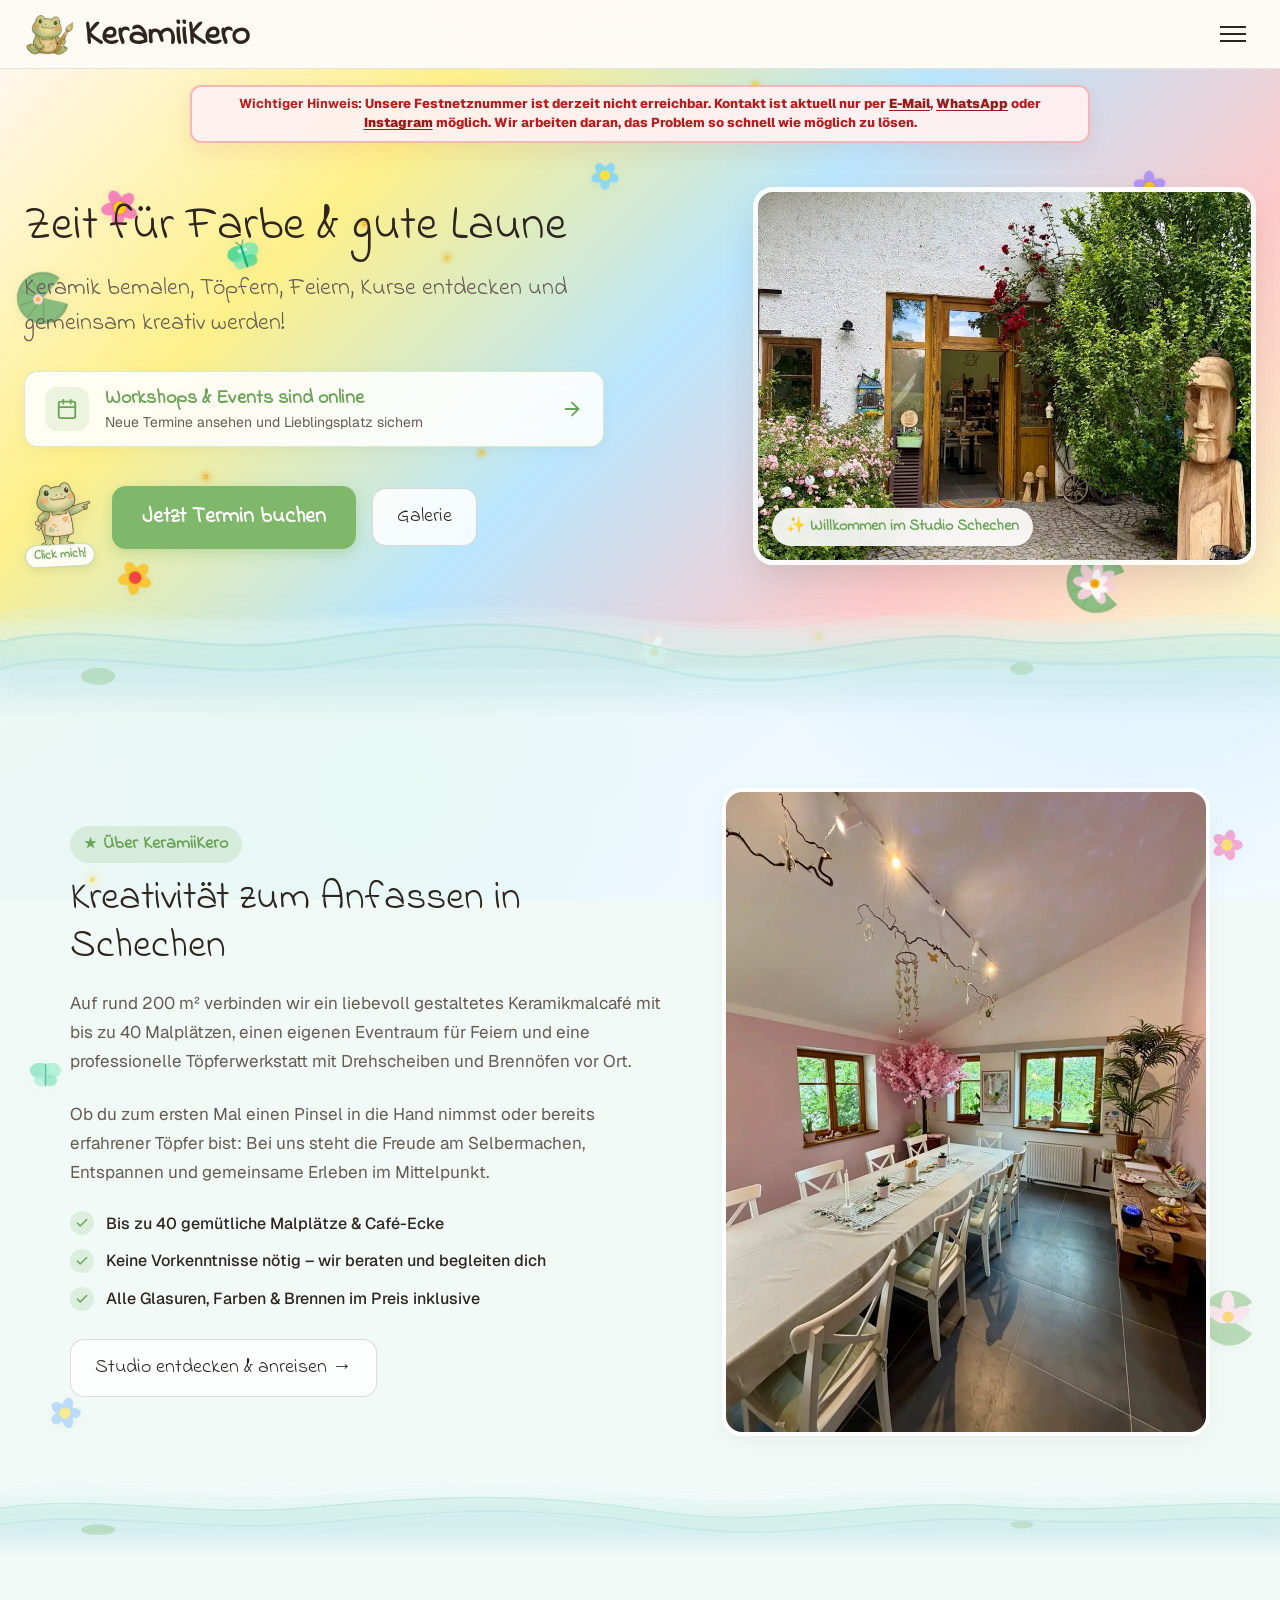
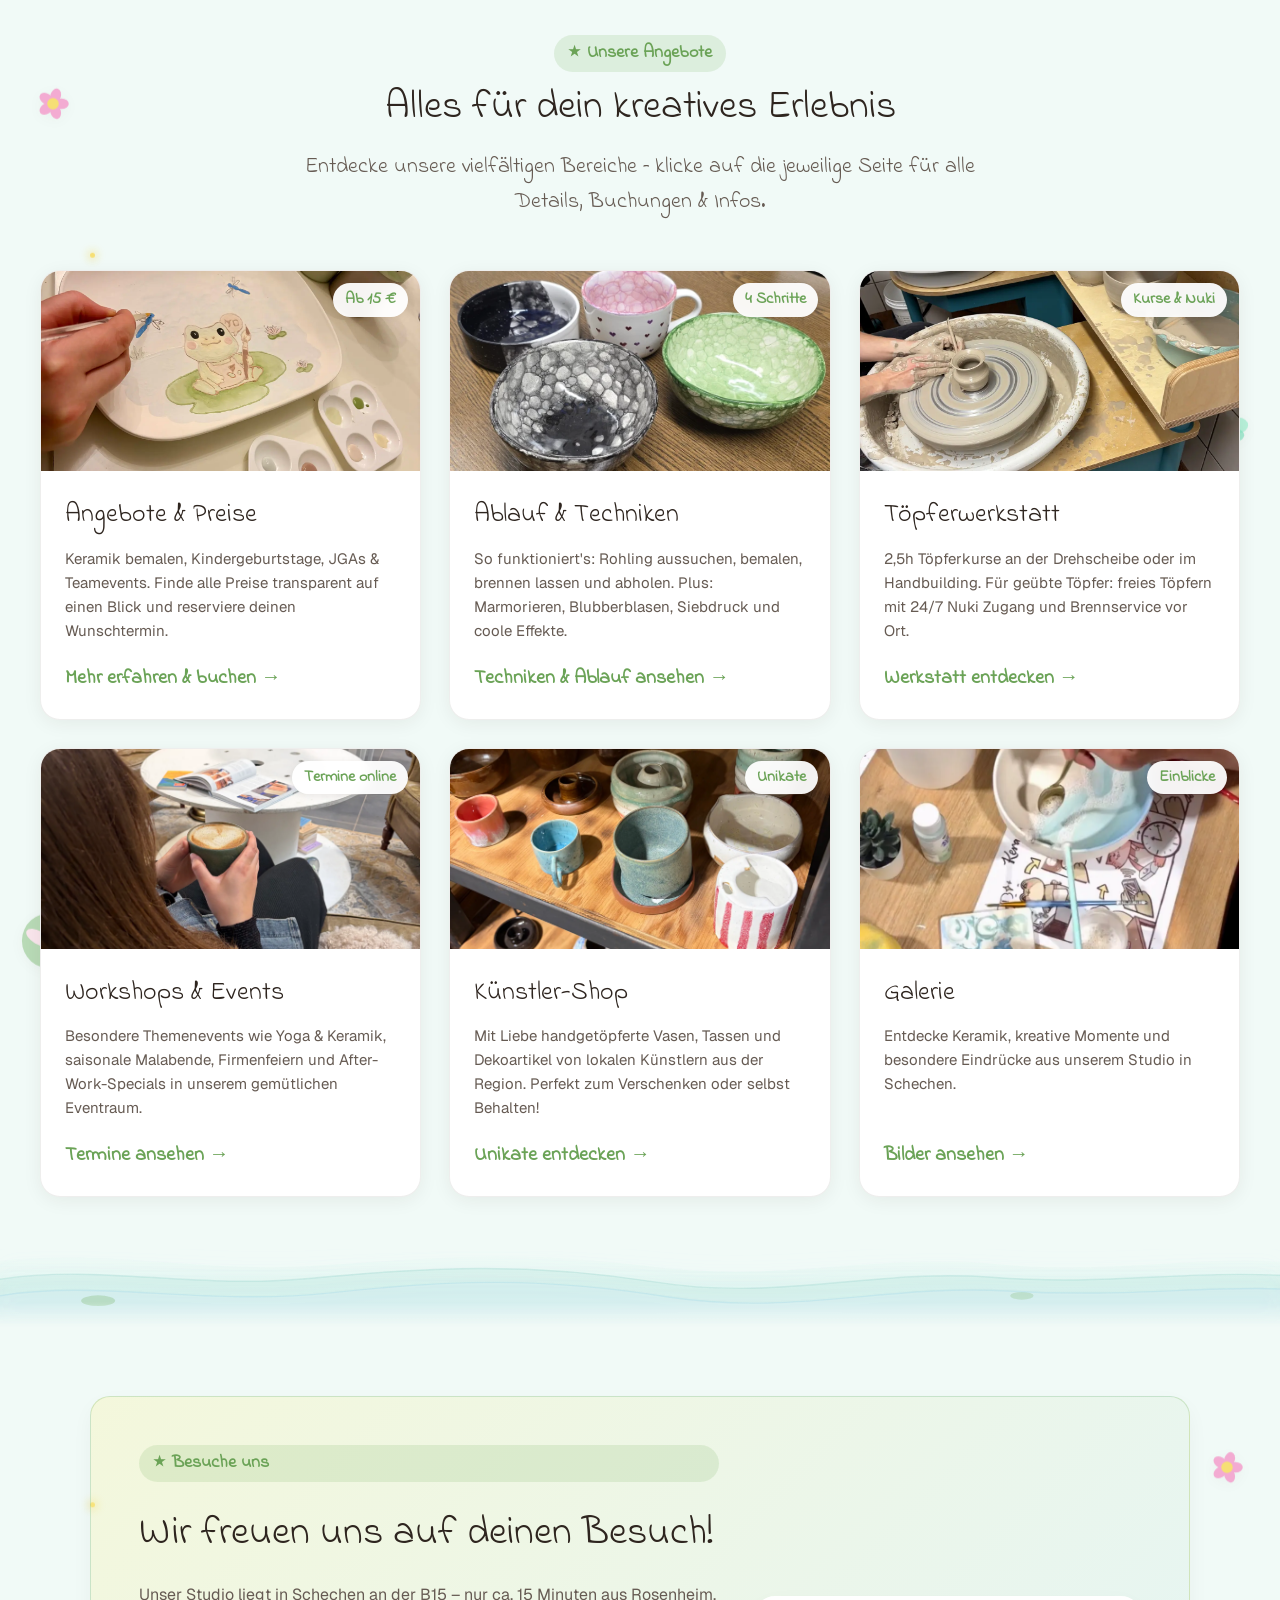
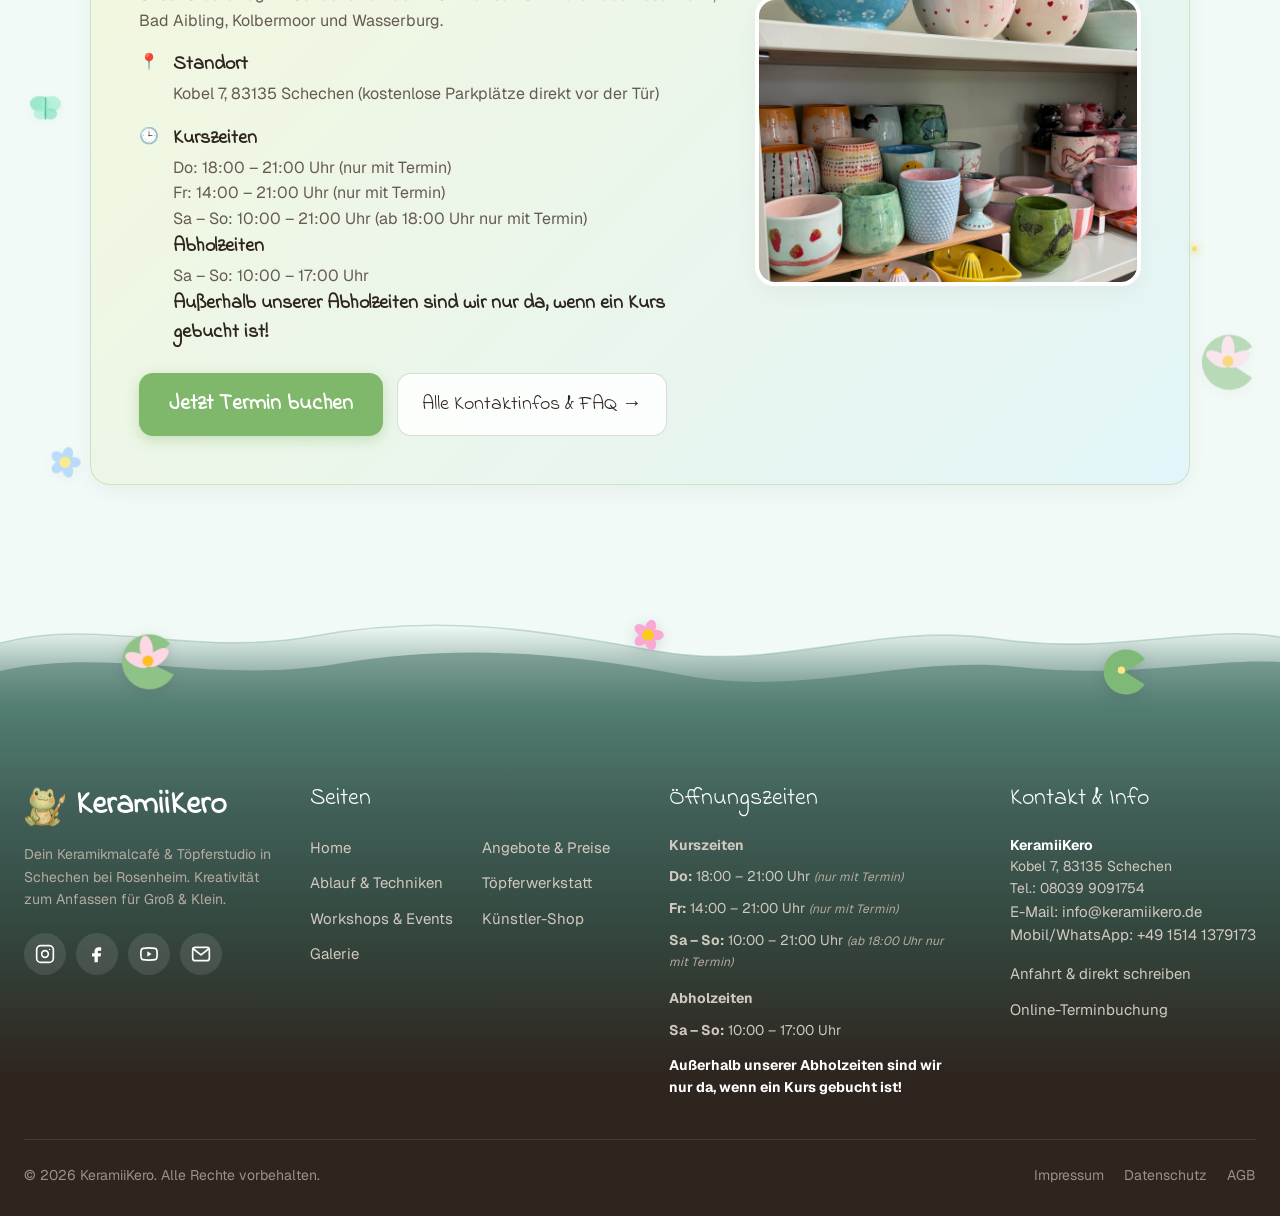
<file: index.html>
<!DOCTYPE html>
<html lang="de">

<head>
    <meta charset="UTF-8">
    <meta name="viewport" content="width=device-width, initial-scale=1.0, maximum-scale=5.0, user-scalable=yes">
    <meta name="description"
        content="KeramiiKero in Schechen bei Rosenheim - Dein kreatives Keramikmalcafé & Töpferstudio. Keramik bemalen, Töpferkurse an der Drehscheibe, Feiern und Workshops.">
    <title>KeramiiKero | Keramik bemalen & Töpfern in Schechen</title>
    <link rel="stylesheet" href="css/keramiikero.css?v=20260929-4">
    <link rel="icon" href="images/kero-logo-final.webp" type="image/webp">
</head>

<body>

    <!-- ================================================================= -->
    <!-- HEADER / NAVIGATION                                               -->
    <!-- ================================================================= -->
    <header>
        <nav class="nav-container">
            <a href="index.html" class="nav-logo" aria-label="KeramiiKero Startseite">
                <img src="images/logo.png" alt="KeramiiKero Frosch Logo">
                <span>KeramiiKero</span>
            </a>

            <div class="nav-links">
                <a href="angebote-preise.html">Angebote & Preise</a>
                <a href="ablauf-techniken.html">Ablauf & Techniken</a>
                <a href="toepferwerkstatt.html">Töpferwerkstatt</a>
                <a href="workshops-events.html">Workshops</a>
                <a href="kuenstler-shop.html">Künstler-Shop</a>
                <a href="kontakt.html">Kontakt</a>
            </div>

            <button class="menu-button" aria-label="Menü öffnen" aria-expanded="false">
                <span></span>
                <span></span>
                <span></span>
            </button>
        </nav>

        <div class="mobile-menu" aria-label="Mobiles Navigationsmenü">
            <a href="angebote-preise.html">Angebote & Preise</a>
            <a href="ablauf-techniken.html">Ablauf & Techniken</a>
            <a href="toepferwerkstatt.html">Töpferwerkstatt</a>
            <a href="workshops-events.html">Workshops & Events</a>
            <a href="kuenstler-shop.html">Künstler-Shop</a>
            <a href="kontakt.html">Kontakt & FAQ</a>
        </div>
    </header>

    <main>
        <!-- ============================================================= -->
        <!-- HERO SECTION                                                  -->
        <!-- ============================================================= -->
        <section class="hero">

            <!-- Decorative Floating Elements (Parallax Motion on Scroll) -->
            <div class="hero-decoration" aria-hidden="true">

                <!-- 1. Authentic 5-Petal Pastel Flowers -->
                <svg class="hero-deco-item hero-flower flower-pink" viewBox="0 0 40 40" data-speed="0.12"
                    data-rotate="0.08" data-drift="0.03">
                    <g>
                        <ellipse cx="28" cy="20" rx="7" ry="5" fill="#f472b6" opacity="0.85"
                            transform="rotate(0 28 20)" />
                        <ellipse cx="22.47" cy="27.61" rx="7" ry="5" fill="#f472b6" opacity="0.85"
                            transform="rotate(72 22.47 27.61)" />
                        <ellipse cx="13.53" cy="24.70" rx="7" ry="5" fill="#f472b6" opacity="0.85"
                            transform="rotate(144 13.53 24.70)" />
                        <ellipse cx="13.53" cy="15.30" rx="7" ry="5" fill="#f472b6" opacity="0.85"
                            transform="rotate(216 13.53 15.30)" />
                        <ellipse cx="22.47" cy="12.39" rx="7" ry="5" fill="#f472b6" opacity="0.85"
                            transform="rotate(288 22.47 12.39)" />
                    </g>
                    <circle cx="20" cy="20" r="5.5" fill="#facc15" />
                    <circle cx="20" cy="20" r="5.5" fill="none" stroke="#ec4899" stroke-width="0.8" opacity="0.6" />
                </svg>

                <svg class="hero-deco-item hero-flower flower-lavender" viewBox="0 0 40 40" data-speed="-0.09"
                    data-rotate="-0.07" data-drift="-0.02">
                    <g>
                        <ellipse cx="28" cy="20" rx="7" ry="5" fill="#a78bfa" opacity="0.85"
                            transform="rotate(0 28 20)" />
                        <ellipse cx="22.47" cy="27.61" rx="7" ry="5" fill="#a78bfa" opacity="0.85"
                            transform="rotate(72 22.47 27.61)" />
                        <ellipse cx="13.53" cy="24.70" rx="7" ry="5" fill="#a78bfa" opacity="0.85"
                            transform="rotate(144 13.53 24.70)" />
                        <ellipse cx="13.53" cy="15.30" rx="7" ry="5" fill="#a78bfa" opacity="0.85"
                            transform="rotate(216 13.53 15.30)" />
                        <ellipse cx="22.47" cy="12.39" rx="7" ry="5" fill="#a78bfa" opacity="0.85"
                            transform="rotate(288 22.47 12.39)" />
                    </g>
                    <circle cx="20" cy="20" r="5.5" fill="#fbbf24" />
                    <circle cx="20" cy="20" r="5.5" fill="none" stroke="#8b5cf6" stroke-width="0.8" opacity="0.5" />
                </svg>

                <svg class="hero-deco-item hero-flower flower-yellow" viewBox="0 0 40 40" data-speed="0.15"
                    data-rotate="0.09" data-drift="0.02">
                    <g>
                        <ellipse cx="28" cy="20" rx="7" ry="5" fill="#fbbf24" opacity="0.85"
                            transform="rotate(0 28 20)" />
                        <ellipse cx="22.47" cy="27.61" rx="7" ry="5" fill="#fbbf24" opacity="0.85"
                            transform="rotate(72 22.47 27.61)" />
                        <ellipse cx="13.53" cy="24.70" rx="7" ry="5" fill="#fbbf24" opacity="0.85"
                            transform="rotate(144 13.53 24.70)" />
                        <ellipse cx="13.53" cy="15.30" rx="7" ry="5" fill="#fbbf24" opacity="0.85"
                            transform="rotate(216 13.53 15.30)" />
                        <ellipse cx="22.47" cy="12.39" rx="7" ry="5" fill="#fbbf24" opacity="0.85"
                            transform="rotate(288 22.47 12.39)" />
                    </g>
                    <circle cx="20" cy="20" r="5.5" fill="#ef4444" />
                    <circle cx="20" cy="20" r="5.5" fill="none" stroke="#f59e0b" stroke-width="0.8" opacity="0.5" />
                </svg>

                <svg class="hero-deco-item hero-flower flower-rose" viewBox="0 0 40 40" data-speed="-0.06"
                    data-rotate="-0.04" data-drift="-0.03">
                    <g>
                        <ellipse cx="28" cy="20" rx="7" ry="5" fill="#fb7185" opacity="0.85"
                            transform="rotate(0 28 20)" />
                        <ellipse cx="22.47" cy="27.61" rx="7" ry="5" fill="#fb7185" opacity="0.85"
                            transform="rotate(72 22.47 27.61)" />
                        <ellipse cx="13.53" cy="24.70" rx="7" ry="5" fill="#fb7185" opacity="0.85"
                            transform="rotate(144 13.53 24.70)" />
                        <ellipse cx="13.53" cy="15.30" rx="7" ry="5" fill="#fb7185" opacity="0.85"
                            transform="rotate(216 13.53 15.30)" />
                        <ellipse cx="22.47" cy="12.39" rx="7" ry="5" fill="#fb7185" opacity="0.85"
                            transform="rotate(288 22.47 12.39)" />
                    </g>
                    <circle cx="20" cy="20" r="5.5" fill="#facc15" />
                    <circle cx="20" cy="20" r="5.5" fill="none" stroke="#e11d48" stroke-width="0.8" opacity="0.5" />
                </svg>

                <svg class="hero-deco-item hero-flower flower-blue" viewBox="0 0 40 40" data-speed="0.10"
                    data-rotate="0.05" data-drift="0.01">
                    <g>
                        <ellipse cx="28" cy="20" rx="7" ry="5" fill="#7dd3fc" opacity="0.85"
                            transform="rotate(0 28 20)" />
                        <ellipse cx="22.47" cy="27.61" rx="7" ry="5" fill="#7dd3fc" opacity="0.85"
                            transform="rotate(72 22.47 27.61)" />
                        <ellipse cx="13.53" cy="24.70" rx="7" ry="5" fill="#7dd3fc" opacity="0.85"
                            transform="rotate(144 13.53 24.70)" />
                        <ellipse cx="13.53" cy="15.30" rx="7" ry="5" fill="#7dd3fc" opacity="0.85"
                            transform="rotate(216 13.53 15.30)" />
                        <ellipse cx="22.47" cy="12.39" rx="7" ry="5" fill="#7dd3fc" opacity="0.85"
                            transform="rotate(288 22.47 12.39)" />
                    </g>
                    <circle cx="20" cy="20" r="5.5" fill="#fde047" />
                </svg>

                <!-- 2. Water Lilies (Seerosen & Lily Pads) -->
                <!-- Waterlily 1: Blooming Water Lily with Pad (Bottom Right) -->
                <div class="hero-deco-item waterlily-combo waterlily-1" data-speed="0.08" data-rotate="0.04"
                    data-drift="0.03">
                    <svg viewBox="0 0 60 60" style="width: 100%; height: 100%;">
                        <!-- Lily Pad -->
                        <path d="M 30 30 L 52 16 A 25 25 0 1 0 52 44 Z" fill="#78b070" opacity="0.82" />
                        <path d="M 30 30 L 49 18 A 22 22 0 1 0 49 42 Z" fill="#8ec286" opacity="0.95" />
                        <path d="M 30 30 L 12 18 M 30 30 L 8 30 M 30 30 L 12 42 M 30 30 L 24 52 M 30 30 L 24 8"
                            stroke="#689e60" stroke-width="1.2" stroke-linecap="round" opacity="0.35" />
                        <!-- Lotus Water Lily Flower on top -->
                        <g transform="translate(6, 6) scale(0.8)">
                            <ellipse cx="30" cy="17" rx="5.5" ry="10" fill="#ffd6e3" opacity="0.92" />
                            <ellipse cx="40" cy="22" rx="5.5" ry="10" fill="#ffd6e3" opacity="0.92"
                                transform="rotate(45 40 22)" />
                            <ellipse cx="43" cy="32" rx="5.5" ry="10" fill="#ffd6e3" opacity="0.92"
                                transform="rotate(90 43 32)" />
                            <ellipse cx="37" cy="42" rx="5.5" ry="10" fill="#ffd6e3" opacity="0.92"
                                transform="rotate(135 37 42)" />
                            <ellipse cx="23" cy="42" rx="5.5" ry="10" fill="#ffd6e3" opacity="0.92"
                                transform="rotate(225 23 42)" />
                            <ellipse cx="17" cy="32" rx="5.5" ry="10" fill="#ffd6e3" opacity="0.92"
                                transform="rotate(270 17 32)" />
                            <ellipse cx="20" cy="22" rx="5.5" ry="10" fill="#ffd6e3" opacity="0.92"
                                transform="rotate(315 20 22)" />
                            <!-- Inner Petals -->
                            <ellipse cx="30" cy="23" rx="4" ry="7.5" fill="#ffffff" opacity="0.98" />
                            <ellipse cx="36" cy="27" rx="4" ry="7.5" fill="#ffffff" opacity="0.98"
                                transform="rotate(45 36 27)" />
                            <ellipse cx="37" cy="35" rx="4" ry="7.5" fill="#ffffff" opacity="0.98"
                                transform="rotate(90 37 35)" />
                            <ellipse cx="33" cy="40" rx="4" ry="7.5" fill="#ffffff" opacity="0.98"
                                transform="rotate(135 33 40)" />
                            <ellipse cx="23" cy="35" rx="4" ry="7.5" fill="#ffffff" opacity="0.98"
                                transform="rotate(270 23 35)" />
                            <!-- Center Golden Carpel -->
                            <circle cx="30" cy="31" r="5" fill="#fbbf24" />
                            <circle cx="30" cy="31" r="2.8" fill="#f59e0b" />
                        </g>
                    </svg>
                </div>

                <!-- Waterlily 2: Floating Lily Pad on Left Edge -->
                <div class="hero-deco-item hero-waterlily-pad waterlily-2" data-speed="-0.07" data-rotate="-0.05"
                    data-drift="-0.03">
                    <svg viewBox="0 0 50 50" style="width: 100%; height: 100%;">
                        <path d="M 25 25 L 43 14 A 21 21 0 1 0 43 36 Z" fill="#6da365" opacity="0.85" />
                        <path d="M 25 25 L 41 15.5 A 19 19 0 1 0 41 34.5 Z" fill="#88bd80" opacity="0.95" />
                        <path d="M 25 25 L 10 15 M 25 25 L 6 25 M 25 25 L 10 35 M 25 25 L 20 44 M 25 25 L 20 6"
                            stroke="#52834b" stroke-width="1.2" stroke-linecap="round" opacity="0.35" />
                        <!-- Tiny pink bud resting on pad -->
                        <circle cx="21" cy="25" r="4" fill="#ffd6e3" />
                        <circle cx="21" cy="25" r="2" fill="#fbbf24" />
                    </svg>
                </div>

                <!-- Waterlily 3: Blooming Water Lily Blossom Center Bottom -->
                <div class="hero-deco-item hero-waterlily-flower waterlily-3" data-speed="0.14" data-rotate="0.06"
                    data-drift="0.02">
                    <svg viewBox="0 0 50 50" style="width: 100%; height: 100%;">
                        <ellipse cx="25" cy="14" rx="5" ry="9" fill="#fecdd3" opacity="0.92" />
                        <ellipse cx="34" cy="19" rx="5" ry="9" fill="#fecdd3" opacity="0.92"
                            transform="rotate(45 34 19)" />
                        <ellipse cx="36" cy="29" rx="5" ry="9" fill="#fecdd3" opacity="0.92"
                            transform="rotate(90 36 29)" />
                        <ellipse cx="31" cy="38" rx="5" ry="9" fill="#fecdd3" opacity="0.92"
                            transform="rotate(135 31 38)" />
                        <ellipse cx="19" cy="38" rx="5" ry="9" fill="#fecdd3" opacity="0.92"
                            transform="rotate(225 19 38)" />
                        <ellipse cx="14" cy="29" rx="5" ry="9" fill="#fecdd3" opacity="0.92"
                            transform="rotate(270 14 29)" />
                        <ellipse cx="16" cy="19" rx="5" ry="9" fill="#fecdd3" opacity="0.92"
                            transform="rotate(315 16 19)" />
                        <ellipse cx="25" cy="18" rx="3.5" ry="7" fill="#ffffff" opacity="0.96" />
                        <ellipse cx="31" cy="23" rx="3.5" ry="7" fill="#ffffff" opacity="0.96"
                            transform="rotate(45 31 23)" />
                        <ellipse cx="31" cy="31" rx="3.5" ry="7" fill="#ffffff" opacity="0.96"
                            transform="rotate(90 31 31)" />
                        <ellipse cx="25" cy="35" rx="3.5" ry="7" fill="#ffffff" opacity="0.96"
                            transform="rotate(135 25 35)" />
                        <ellipse cx="19" cy="31" rx="3.5" ry="7" fill="#ffffff" opacity="0.96"
                            transform="rotate(225 19 31)" />
                        <ellipse cx="19" cy="23" rx="3.5" ry="7" fill="#ffffff" opacity="0.96"
                            transform="rotate(270 19 23)" />
                        <circle cx="25" cy="26" r="4.5" fill="#fbbf24" />
                        <circle cx="25" cy="26" r="2.2" fill="#f59e0b" />
                    </svg>
                </div>

                <!-- 3. Fine Golden Fairy Dust (✦ Sparkle Stars & Glowing Motes) -->
                <svg class="hero-deco-item fairy-star star-1" viewBox="0 0 24 24" data-speed="0.18" data-rotate="0.12">
                    <path d="M12 0 C12 7 17 12 24 12 C17 12 12 17 12 24 C12 17 7 12 0 12 C7 12 12 7 12 0 Z"
                        fill="#eab308" />
                    <circle cx="12" cy="12" r="2" fill="#fffef0" />
                </svg>

                <svg class="hero-deco-item fairy-star star-2" viewBox="0 0 24 24" data-speed="-0.11"
                    data-rotate="-0.08">
                    <path d="M12 0 C12 7 17 12 24 12 C17 12 12 17 12 24 C12 17 7 12 0 12 C7 12 12 7 12 0 Z"
                        fill="#facc15" />
                    <circle cx="12" cy="12" r="1.8" fill="#fffef0" />
                </svg>

                <svg class="hero-deco-item fairy-star star-3" viewBox="0 0 24 24" data-speed="0.14" data-rotate="0.09">
                    <path d="M12 0 C12 7 17 12 24 12 C17 12 12 17 12 24 C12 17 7 12 0 12 C7 12 12 7 12 0 Z"
                        fill="#eab308" />
                    <circle cx="12" cy="12" r="2" fill="#fffef0" />
                </svg>

                <svg class="hero-deco-item fairy-star star-4" viewBox="0 0 24 24" data-speed="-0.15" data-rotate="-0.1">
                    <path d="M12 0 C12 7 17 12 24 12 C17 12 12 17 12 24 C12 17 7 12 0 12 C7 12 12 7 12 0 Z"
                        fill="#fbbf24" />
                    <circle cx="12" cy="12" r="2" fill="#fffef0" />
                </svg>

                <div class="hero-deco-item fairy-mote mote-1" data-speed="0.22" data-drift="0.04"></div>
                <div class="hero-deco-item fairy-mote mote-2" data-speed="-0.16" data-drift="-0.03"></div>
                <div class="hero-deco-item fairy-mote mote-3" data-speed="0.18" data-drift="0.02"></div>
                <div class="hero-deco-item fairy-mote mote-4" data-speed="-0.12" data-drift="-0.04"></div>
                <div class="hero-deco-item fairy-mote mote-5" data-speed="0.20" data-drift="0.03"></div>
                <div class="hero-deco-item fairy-mote mote-6" data-speed="-0.14" data-drift="-0.02"></div>

                <!-- 4. Fluttering Butterflies -->
                <svg class="hero-deco-item hero-butterfly butterfly-mint" viewBox="0 0 40 40" data-speed="-0.08"
                    data-rotate="-0.06" data-drift="-0.04">
                    <ellipse cx="14" cy="16" rx="10" ry="8" fill="#34d399" opacity="0.8" />
                    <ellipse cx="26" cy="16" rx="10" ry="8" fill="#6ee7b7" opacity="0.8" />
                    <ellipse cx="15" cy="26" rx="7" ry="6" fill="#6ee7b7" opacity="0.7" />
                    <ellipse cx="25" cy="26" rx="7" ry="6" fill="#34d399" opacity="0.7" />
                    <line x1="20" y1="10" x2="20" y2="32" stroke="#059669" stroke-width="1.5" />
                    <circle cx="17" cy="14" r="2" fill="white" opacity="0.6" />
                    <circle cx="23" cy="14" r="2" fill="white" opacity="0.6" />
                    <line x1="20" y1="10" x2="16" y2="4" stroke="#059669" stroke-width="1" stroke-linecap="round" />
                    <line x1="20" y1="10" x2="24" y2="4" stroke="#059669" stroke-width="1" stroke-linecap="round" />
                </svg>

                <svg class="hero-deco-item hero-butterfly butterfly-purple" viewBox="0 0 40 40" data-speed="0.11"
                    data-rotate="0.07" data-drift="0.03">
                    <ellipse cx="14" cy="16" rx="10" ry="8" fill="#a78bfa" opacity="0.8" />
                    <ellipse cx="26" cy="16" rx="10" ry="8" fill="#c4b5fd" opacity="0.8" />
                    <ellipse cx="15" cy="26" rx="7" ry="6" fill="#c4b5fd" opacity="0.7" />
                    <ellipse cx="25" cy="26" rx="7" ry="6" fill="#a78bfa" opacity="0.7" />
                    <line x1="20" y1="10" x2="20" y2="32" stroke="#7c3aed" stroke-width="1.5" />
                    <circle cx="17" cy="14" r="2" fill="white" opacity="0.6" />
                    <circle cx="23" cy="14" r="2" fill="white" opacity="0.6" />
                    <line x1="20" y1="10" x2="16" y2="4" stroke="#7c3aed" stroke-width="1" stroke-linecap="round" />
                    <line x1="20" y1="10" x2="24" y2="4" stroke="#7c3aed" stroke-width="1" stroke-linecap="round" />
                </svg>

            </div>

            <!-- Hero Main Content Grid -->
            <div class="hero-container">
                <div class="hero-grid">

                    <!-- Left Column: Text, Cards, Buttons & Kero Mascot -->
                    <div class="hero-content">
                        <h1 class="hero-title">Zeit für Farbe & gute Laune</h1>

                        <p class="hero-subtitle">
                            Keramik bemalen, Töpfern, Feiern, Kurse entdecken
                            und gemeinsam kreativ werden!
                        </p>

                        <!-- Two Info Cards -->
                        <div class="hero-cards">
                            <a href="workshops-events.html" class="hero-info-card">
                                <span class="hero-info-icon">
                                    <svg viewBox="0 0 24 24" fill="none" stroke="currentColor" stroke-width="2"
                                        stroke-linecap="round" stroke-linejoin="round">
                                        <rect x="3" y="4" width="18" height="18" rx="2" ry="2"></rect>
                                        <line x1="16" y1="2" x2="16" y2="6"></line>
                                        <line x1="8" y1="2" x2="8" y2="6"></line>
                                        <line x1="3" y1="10" x2="21" y2="10"></line>
                                    </svg>
                                </span>
                                <span class="hero-info-text">
                                    <strong>Workshops & Events sind online</strong>
                                    <small>Neue Termine ansehen und Lieblingsplatz sichern</small>
                                </span>
                                <span class="hero-info-arrow">
                                    <svg viewBox="0 0 24 24" fill="none" stroke="currentColor" stroke-width="2"
                                        stroke-linecap="round" stroke-linejoin="round">
                                        <line x1="5" y1="12" x2="19" y2="12"></line>
                                        <polyline points="12 5 19 12 12 19"></polyline>
                                    </svg>
                                </span>
                            </a>

                        </div>

                        <!-- Action Buttons & Interactive Mascot -->
                        <div class="hero-actions">
                            <div class="mascot-container" role="button" tabindex="0"
                                aria-label="Klick mich – Kero spricht" title="Klick mich!">
                                <div class="speech-bubble">Quak! Schön, dass du da bist! 🐸</div>
                                <img src="images/kerostehend-natural-smile.png" alt="Kero das Frosch Maskottchen" class="mascot-img">
                                <span class="mascot-click-hint" aria-hidden="true">Click mich!</span>
                            </div>

                            <a href="https://www.etermin.net/keramiikero" target="_blank" rel="noopener noreferrer"
                                class="btn-primary">
                                Jetzt Termin buchen
                            </a>

                            <a href="galerie.html#kreativmarkt" class="btn-secondary">
                                Galerie
                            </a>
                        </div>
                    </div>

                    <!-- Right Column (Desktop): Smooth Rotating Studio Slideshow -->
                    <div class="hero-carousel-wrap">
                        <a href="galerie.html" class="carousel-frame hero-carousel-link" aria-label="Zur Galerie – Willkommen im Studio Schechen">
                            <div class="carousel-slide active">
                                <img src="images/newschechen-img-2327.webp" alt="KeramiiKero Malcafé Studio">
                            </div>
                            <div class="carousel-slide">
                                <img src="images/DSC00108.webp" alt="Keramiken bemalen bei KeramiiKero">
                            </div>
                            <div class="carousel-slide">
                                <img src="images/IMG_1897.webp" alt="Kreative Farbpalette und Pinsel">
                            </div>
                            <div class="carousel-slide">
                                <img src="images/IMG_1152.webp" alt="Töpferkurse an der Drehscheibe">
                            </div>
                            <div class="carousel-slide">
                                <img src="images/newschechen-img-2313.webp" alt="Gemütliche Plätze im Studio">
                            </div>
                            <div class="carousel-slide">
                                <img src="images/IMG_1597.webp" alt="Handgemachte Keramikstücke">
                            </div>
                            <div class="carousel-slide">
                                <img src="images/IMG_1200.webp" alt="Bunte Keramikteller und Schalen">
                            </div>
                            <div class="carousel-badge">✨ Willkommen im Studio Schechen</div>
                        </a>
                    </div>

                </div>
            </div>
        </section>

        <!-- Organic Pond / Lake Edge Wave -->
        <svg class="hero-pond-wave" viewBox="0 0 1440 80" preserveAspectRatio="none" aria-hidden="true">
            <!-- Water tint layer -->
            <path d="M0,55 C60,42 130,30 240,50 C350,70 430,60 530,45 C630,30 700,55 820,52 C940,49 1020,38 1120,50 C1200,60 1300,65 1440,50 V80 H0 Z"
                fill="rgba(134, 194, 172, 0.18)" />
            <!-- Main pond edge -->
            <path d="M0,62 C80,48 180,38 300,56 C420,74 500,58 600,44 C700,30 790,60 900,55 C1010,50 1100,42 1200,56 C1300,68 1380,60 1440,54 V80 H0 Z"
                fill="#fffaf5" />
            <!-- Small lily pad accent left -->
            <ellipse cx="95" cy="64" rx="18" ry="7" fill="rgba(142, 194, 134, 0.45)" />
            <ellipse cx="95" cy="64" rx="14" ry="5" fill="rgba(120, 176, 112, 0.35)" />
            <!-- Small lily pad accent right -->
            <ellipse cx="1300" cy="66" rx="14" ry="5" fill="rgba(142, 194, 134, 0.4)" />
            <ellipse cx="1300" cy="66" rx="10" ry="3.5" fill="rgba(120, 176, 112, 0.3)" />
            <!-- Center lily pad -->
            <ellipse cx="680" cy="68" rx="12" ry="4.5" fill="rgba(142, 194, 134, 0.35)" />
        </svg>

        <!-- ============================================================= -->
        <!-- ÜBER UNS SECTION (SHORT, WARM, NOT OVERWHELMING)               -->
        <!-- ============================================================= -->
        <section class="about-section">
            <div class="about-container">
                <div class="about-text-content">
                    <span class="section-tag">Über KeramiiKero</span>
                    <h2 class="section-title">Kreativität zum Anfassen in Schechen</h2>
                    <p class="about-text">
                        Auf rund 200 m² verbinden wir ein liebevoll gestaltetes Keramikmalcafé mit bis zu 40 Malplätzen,
                        einen eigenen Eventraum für Feiern und eine professionelle Töpferwerkstatt mit Drehscheiben und
                        Brennöfen vor Ort.
                    </p>
                    <p class="about-text">
                        Ob du zum ersten Mal einen Pinsel in die Hand nimmst oder bereits erfahrener Töpfer bist: Bei
                        uns steht die Freude am Selbermachen, Entspannen und gemeinsame Erleben im Mittelpunkt.
                    </p>

                    <div class="about-highlights">
                        <div class="about-highlight-item">
                            <span class="highlight-icon">
                                <svg viewBox="0 0 24 24" fill="none" stroke="currentColor" stroke-width="2.5"
                                    stroke-linecap="round" stroke-linejoin="round">
                                    <polyline points="20 6 9 17 4 12"></polyline>
                                </svg>
                            </span>
                            <span>Bis zu 40 gemütliche Malplätze & Café-Ecke</span>
                        </div>
                        <div class="about-highlight-item">
                            <span class="highlight-icon">
                                <svg viewBox="0 0 24 24" fill="none" stroke="currentColor" stroke-width="2.5"
                                    stroke-linecap="round" stroke-linejoin="round">
                                    <polyline points="20 6 9 17 4 12"></polyline>
                                </svg>
                            </span>
                            <span>Keine Vorkenntnisse nötig – wir beraten und begleiten dich</span>
                        </div>
                        <div class="about-highlight-item">
                            <span class="highlight-icon">
                                <svg viewBox="0 0 24 24" fill="none" stroke="currentColor" stroke-width="2.5"
                                    stroke-linecap="round" stroke-linejoin="round">
                                    <polyline points="20 6 9 17 4 12"></polyline>
                                </svg>
                            </span>
                            <span>Alle Glasuren, Farben & Brennen im Preis inklusive</span>
                        </div>
                    </div>

                    <a href="kontakt.html" class="btn-secondary">
                        Studio entdecken & anreisen →
                    </a>
                </div>

                <div class="about-image-wrap">
                    <img src="images/newschechen-img-2296.webp" alt="Der liebevoll eingerichtete Kreativ- und Eventraum im KeramiiKero Studio">
                </div>
            </div>
        </section>

        <!-- Smooth Wave Divider -->
        <svg class="wave-divider" viewBox="0 0 1200 80" preserveAspectRatio="none" aria-hidden="true">
            <path d="M0,32 C48,18 112,12 205,36 C360,76 530,62 690,34 C850,6 1040,70 1200,34 V80 H0 Z" fill="#eef9f5">
            </path>
        </svg>

        <!-- ============================================================= -->
        <!-- TOPIC PREVIEWS GRID ("THEMEN ENTDECKEN")                      -->
        <!-- ============================================================= -->
        <section class="previews-section">
            <div class="previews-decoration" aria-hidden="true">
                <svg class="preview-decor-item preview-flower preview-decor-left-one" viewBox="0 0 40 40">
                    <g fill="#f472b6"><ellipse cx="28" cy="20" rx="7" ry="5"/><ellipse cx="22.5" cy="27.6" rx="7" ry="5" transform="rotate(72 22.5 27.6)"/><ellipse cx="13.5" cy="24.7" rx="7" ry="5" transform="rotate(144 13.5 24.7)"/><ellipse cx="13.5" cy="15.3" rx="7" ry="5" transform="rotate(216 13.5 15.3)"/><ellipse cx="22.5" cy="12.4" rx="7" ry="5" transform="rotate(288 22.5 12.4)"/></g><circle cx="20" cy="20" r="5" fill="#facc15"/>
                </svg>
                <div class="preview-decor-item preview-lily preview-decor-left-two">
                    <svg viewBox="0 0 60 60"><path d="M30 30 52 16A25 25 0 1 0 52 44Z" fill="#8ec286"/><path d="M30 30 48 19A21 21 0 1 0 48 41Z" fill="#a7d3a0"/><circle cx="24" cy="28" r="5" fill="#ffd6e3"/><circle cx="24" cy="28" r="2" fill="#fbbf24"/></svg>
                </div>
                <svg class="preview-decor-item preview-butterfly preview-decor-left-three" viewBox="0 0 40 40"><ellipse cx="14" cy="16" rx="10" ry="8" fill="#34d399" opacity=".72"/><ellipse cx="26" cy="16" rx="10" ry="8" fill="#6ee7b7" opacity=".72"/><ellipse cx="15" cy="26" rx="7" ry="6" fill="#6ee7b7" opacity=".62"/><ellipse cx="25" cy="26" rx="7" ry="6" fill="#34d399" opacity=".62"/><path d="M20 9v23" stroke="#059669" stroke-width="1.5"/></svg>
                <svg class="preview-decor-item preview-flower preview-decor-right-one" viewBox="0 0 40 40"><g fill="#7dd3fc"><ellipse cx="28" cy="20" rx="7" ry="5"/><ellipse cx="22.5" cy="27.6" rx="7" ry="5" transform="rotate(72 22.5 27.6)"/><ellipse cx="13.5" cy="24.7" rx="7" ry="5" transform="rotate(144 13.5 24.7)"/><ellipse cx="13.5" cy="15.3" rx="7" ry="5" transform="rotate(216 13.5 15.3)"/><ellipse cx="22.5" cy="12.4" rx="7" ry="5" transform="rotate(288 22.5 12.4)"/></g><circle cx="20" cy="20" r="5" fill="#fde047"/></svg>
                <svg class="preview-decor-item preview-butterfly preview-decor-right-two" viewBox="0 0 40 40"><ellipse cx="14" cy="16" rx="10" ry="8" fill="#a78bfa" opacity=".7"/><ellipse cx="26" cy="16" rx="10" ry="8" fill="#c4b5fd" opacity=".7"/><ellipse cx="15" cy="26" rx="7" ry="6" fill="#c4b5fd" opacity=".6"/><ellipse cx="25" cy="26" rx="7" ry="6" fill="#a78bfa" opacity=".6"/><path d="M20 9v23" stroke="#7c3aed" stroke-width="1.5"/></svg>
                <svg class="preview-decor-item preview-flower preview-decor-right-three" viewBox="0 0 40 40"><g fill="#fbbf24"><ellipse cx="28" cy="20" rx="7" ry="5"/><ellipse cx="22.5" cy="27.6" rx="7" ry="5" transform="rotate(72 22.5 27.6)"/><ellipse cx="13.5" cy="24.7" rx="7" ry="5" transform="rotate(144 13.5 24.7)"/><ellipse cx="13.5" cy="15.3" rx="7" ry="5" transform="rotate(216 13.5 15.3)"/><ellipse cx="22.5" cy="12.4" rx="7" ry="5" transform="rotate(288 22.5 12.4)"/></g><circle cx="20" cy="20" r="5" fill="#fb7185"/></svg>
                <span class="preview-spark preview-spark-one"></span><span class="preview-spark preview-spark-two"></span><span class="preview-spark preview-spark-three"></span>
            </div>
            <div class="previews-container">
                <div class="section-header-center">
                    <span class="section-tag">Unsere Angebote</span>
                    <h2 class="section-title">Alles für dein kreatives Erlebnis</h2>
                    <p class="section-desc">Entdecke unsere vielfältigen Bereiche – klicke auf die jeweilige Seite für
                        alle Details, Buchungen & Infos.</p>
                </div>

                <div class="previews-grid">

                    <!-- Preview Card 1: Angebote & Preise -->
                    <a href="angebote-preise.html" class="preview-card">
                        <div class="preview-card-img-wrap">
                            <img src="images/IMG_9469.webp" alt="Keramik bemalen Angebot">
                            <span class="preview-card-badge">Ab 15 €</span>
                        </div>
                        <div class="preview-card-body">
                            <h3 class="preview-card-title">Angebote & Preise</h3>
                            <p class="preview-card-text">
                                Keramik bemalen, Kindergeburtstage, JGAs & Teamevents. Finde alle Preise transparent auf
                                einen Blick und reserviere deinen Wunschtermin.
                            </p>
                            <span class="preview-card-link">Mehr erfahren & buchen →</span>
                        </div>
                    </a>

                    <!-- Preview Card 2: Ablauf & Techniken -->
                    <a href="ablauf-techniken.html" class="preview-card">
                        <div class="preview-card-img-wrap">
                            <img src="images/mt-blubber.webp" alt="Maltechniken wie Blubberblasen">
                            <span class="preview-card-badge">4 Schritte</span>
                        </div>
                        <div class="preview-card-body">
                            <h3 class="preview-card-title">Ablauf & Techniken</h3>
                            <p class="preview-card-text">
                                So funktioniert's: Rohling aussuchen, bemalen, brennen lassen und abholen. Plus:
                                Marmorieren, Blubberblasen, Siebdruck und coole Effekte.
                            </p>
                            <span class="preview-card-link">Techniken & Ablauf ansehen →</span>
                        </div>
                    </a>

                    <!-- Preview Card 3: Töpferwerkstatt -->
                    <a href="toepferwerkstatt.html" class="preview-card">
                        <div class="preview-card-img-wrap">
                            <img src="images/IMG_9630-min.webp" alt="Töpferwerkstatt und Drehscheiben">
                            <span class="preview-card-badge">Kurse & Nuki</span>
                        </div>
                        <div class="preview-card-body">
                            <h3 class="preview-card-title">Töpferwerkstatt</h3>
                            <p class="preview-card-text">
                                2,5h Töpferkurse an der Drehscheibe oder im Handbuilding. Für geübte Töpfer: freies
                                Töpfern mit 24/7 Nuki Zugang und Brennservice vor Ort.
                            </p>
                            <span class="preview-card-link">Werkstatt entdecken →</span>
                        </div>
                    </a>

                    <!-- Preview Card 4: Workshops & Events -->
                    <a href="workshops-events.html" class="preview-card">
                        <div class="preview-card-img-wrap">
                            <img src="images/IMG_1713.webp" alt="Spezielle Workshops und Events">
                            <span class="preview-card-badge">Termine online</span>
                        </div>
                        <div class="preview-card-body">
                            <h3 class="preview-card-title">Workshops & Events</h3>
                            <p class="preview-card-text">
                                Besondere Themenevents wie Yoga & Keramik, saisonale Malabende, Firmenfeiern und
                                After-Work-Specials in unserem gemütlichen Eventraum.
                            </p>
                            <span class="preview-card-link">Termine ansehen →</span>
                        </div>
                    </a>

                    <!-- Preview Card 5: Künstler-Shop -->
                    <a href="kuenstler-shop.html" class="preview-card">
                        <div class="preview-card-img-wrap">
                            <img src="images/artistshop-neueroeffnung-IMG_0990.webp"
                                alt="Handgemachte Keramik im Künstler-Shop">
                            <span class="preview-card-badge">Unikate</span>
                        </div>
                        <div class="preview-card-body">
                            <h3 class="preview-card-title">Künstler-Shop</h3>
                            <p class="preview-card-text">
                                Mit Liebe handgetöpferte Vasen, Tassen und Dekoartikel von lokalen Künstlern aus der
                                Region. Perfekt zum Verschenken oder selbst Behalten!
                            </p>
                            <span class="preview-card-link">Unikate entdecken →</span>
                        </div>
                    </a>

                    <!-- Preview Card 6: Galerie -->
                    <a href="galerie.html" class="preview-card">
                        <div class="preview-card-img-wrap">
                            <img src="images/newschechen-img-2367.webp"
                                alt="Kreative Eindrücke aus dem KeramiiKero Studio">
                            <span class="preview-card-badge">Einblicke</span>
                        </div>
                        <div class="preview-card-body">
                            <h3 class="preview-card-title">Galerie</h3>
                            <p class="preview-card-text">
                                Entdecke Keramik, kreative Momente und besondere Eindrücke aus unserem Studio in
                                Schechen.
                            </p>
                            <span class="preview-card-link">Bilder ansehen →</span>
                        </div>
                    </a>

                </div>
            </div>
        </section>

        <!-- Smooth Wave Divider -->
        <svg class="wave-divider" viewBox="0 0 1200 80" preserveAspectRatio="none" aria-hidden="true">
            <path d="M0,32 C48,18 112,12 205,36 C360,76 530,62 690,34 C850,6 1040,70 1200,34 V80 H0 Z" fill="#fffaf5">
            </path>
        </svg>

        <!-- ============================================================= -->
        <!-- KONTAKT & BESUCH PREVIEW                                      -->
        <!-- ============================================================= -->
        <section class="contact-preview-section">
            <div class="contact-preview-card">
                <div class="contact-preview-info">
                    <span class="section-tag">Besuche uns</span>
                    <h2 class="section-title" style="margin-bottom: 8px;">Wir freuen uns auf deinen Besuch!</h2>
                    <p style="color: var(--color-text-muted); font-size: 16px;">
                        Unser Studio liegt in Schechen an der B15 – nur ca. 15 Minuten aus Rosenheim, Bad Aibling,
                        Kolbermoor und Wasserburg.
                    </p>

                    <div class="contact-info-row">
                        <span>📍</span>
                        <div>
                            <strong>Standort</strong>
                            <p>Kobel 7, 83135 Schechen (kostenlose Parkplätze direkt vor der Tür)</p>
                        </div>
                    </div>

                    <div class="contact-info-row">
                        <span>🕒</span>
                        <div>
                            <strong>Kurszeiten</strong>
                            <p>Do: 18:00 – 21:00 Uhr (nur mit Termin)<br>Fr: 14:00 – 21:00 Uhr (nur mit Termin)<br>Sa – So: 10:00 – 21:00 Uhr (ab 18:00 Uhr nur mit Termin)</p>
                            <strong>Abholzeiten</strong>
                            <p>Sa – So: 10:00 – 17:00 Uhr</p>
                            <p class="pickup-hours-note"><strong>Außerhalb unserer Abholzeiten sind wir nur da, wenn ein Kurs gebucht ist!</strong></p>
                        </div>
                    </div>

                    <div class="contact-preview-actions">
                        <a href="https://www.etermin.net/keramiikero" target="_blank" rel="noopener noreferrer"
                            class="btn-primary">
                            Jetzt Termin buchen
                        </a>
                        <a href="kontakt.html" class="btn-secondary">
                            Alle Kontaktinfos & FAQ →
                        </a>
                    </div>
                </div>

                <div class="about-image-wrap" style="aspect-ratio: 4/3;">
                    <img src="images/IMG_1238.webp" alt="KeramiiKero Studio Schechen">
                </div>
            </div>
        </section>
    </main>

    <!-- ================================================================= -->
    <!-- FOOTER                                                            -->
    <!-- ================================================================= -->
    <footer>
        <div class="footer-container">
            <div class="footer-brand">
                <a href="index.html" class="footer-logo">
                    <img src="images/logo.png" alt="KeramiiKero Logo" style="width: 42px; height: 42px;">
                    <span>KeramiiKero</span>
                </a>
                <p>
                    Dein Keramikmalcafé & Töpferstudio in Schechen bei Rosenheim. Kreativität zum Anfassen für Groß &
                    Klein.
                </p>
                <div class="footer-social">
                    <a href="https://www.instagram.com/keramiikero" target="_blank" rel="noopener noreferrer"
                        class="social-icon-btn" aria-label="Instagram">
                        <svg width="20" height="20" viewBox="0 0 24 24" fill="none" stroke="currentColor"
                            stroke-width="2" stroke-linecap="round" stroke-linejoin="round">
                            <rect width="20" height="20" x="2" y="2" rx="5" ry="5"></rect>
                            <path d="M16 11.37A4 4 0 1 1 12.63 8 4 4 0 0 1 16 11.37z"></path>
                            <line x1="17.5" x2="17.51" y1="6.5" y2="6.5"></line>
                        </svg>
                    </a>
                    <a href="https://www.youtube.com/@keramiikero" target="_blank" rel="noopener noreferrer"
                        class="social-icon-btn" aria-label="YouTube">
                        <svg width="20" height="20" viewBox="0 0 24 24" fill="none" stroke="currentColor"
                            stroke-width="2" stroke-linecap="round" stroke-linejoin="round">
                            <path
                                d="M2.5 17a24.12 24.12 0 0 1 0-10 2 2 0 0 1 1.4-1.4 49.56 49.56 0 0 1 16.2 0A2 2 0 0 1 21.5 7a24.12 24.12 0 0 1 0 10 2 2 0 0 1-1.4 1.4 49.55 49.55 0 0 1-16.2 0A2 2 0 0 1 2.5 17">
                            </path>
                            <path d="m10 15 5-3-5-3z"></path>
                        </svg>
                    </a>
                </div>
            </div>

            <div class="footer-col">
                <h4>Seiten</h4>
                <ul>
                    <li><a href="index.html">Home</a></li>
                    <li><a href="angebote-preise.html">Angebote & Preise</a></li>
                    <li><a href="ablauf-techniken.html">Ablauf & Techniken</a></li>
                    <li><a href="toepferwerkstatt.html">Töpferwerkstatt</a></li>
                    <li><a href="workshops-events.html">Workshops & Events</a></li>
                    <li><a href="kuenstler-shop.html">Künstler-Shop</a></li>
                    <li><a href="galerie.html">Galerie</a></li>
                </ul>
            </div>

            <div class="footer-col">
                <h4>Öffnungszeiten</h4>
                <ul>
                    <li><strong>Kurszeiten</strong></li>
                    <li><strong>Do:</strong> 18:00 – 21:00 Uhr (nur mit Termin)</li>
                    <li><strong>Fr:</strong> 14:00 – 21:00 Uhr (nur mit Termin)</li>
                    <li><strong>Sa – So:</strong> 10:00 – 21:00 Uhr (ab 18:00 Uhr nur mit Termin)</li>
                    <li><strong>Abholzeiten:</strong> Sa – So: 10:00 – 17:00 Uhr</li>
                </ul>
            </div>

            <div class="footer-col">
                <h4>Kontakt & Info</h4>
                <ul>
                    <li>KeramiiKero</li>
                    <li>Kobel 7, 83135 Schechen</li>
                    <li>Tel.: 08039 9091754</li>
                    <li><a href="mailto:info@keramiikero.de">E-Mail: info@keramiikero.de</a></li>
                    <li><a href="https://wa.me/4915141379173" target="_blank" rel="noopener noreferrer">Mobil/WhatsApp: +49 1514 1379173</a></li>
                </ul>
            </div>
        </div>

        <div class="footer-bottom">
            <p>&copy; 2026 KeramiiKero. Alle Rechte vorbehalten.</p>
            <div class="footer-legal-links">
                <a href="impressum.html">Impressum</a>
                <a href="datenschutz.html">Datenschutz</a>
                <a href="agb.html">AGB</a>
            </div>
        </div>
    </footer>

    <script src="js/keramiikero.js?v=20260929-4"></script>
</body>

</html>
</file>
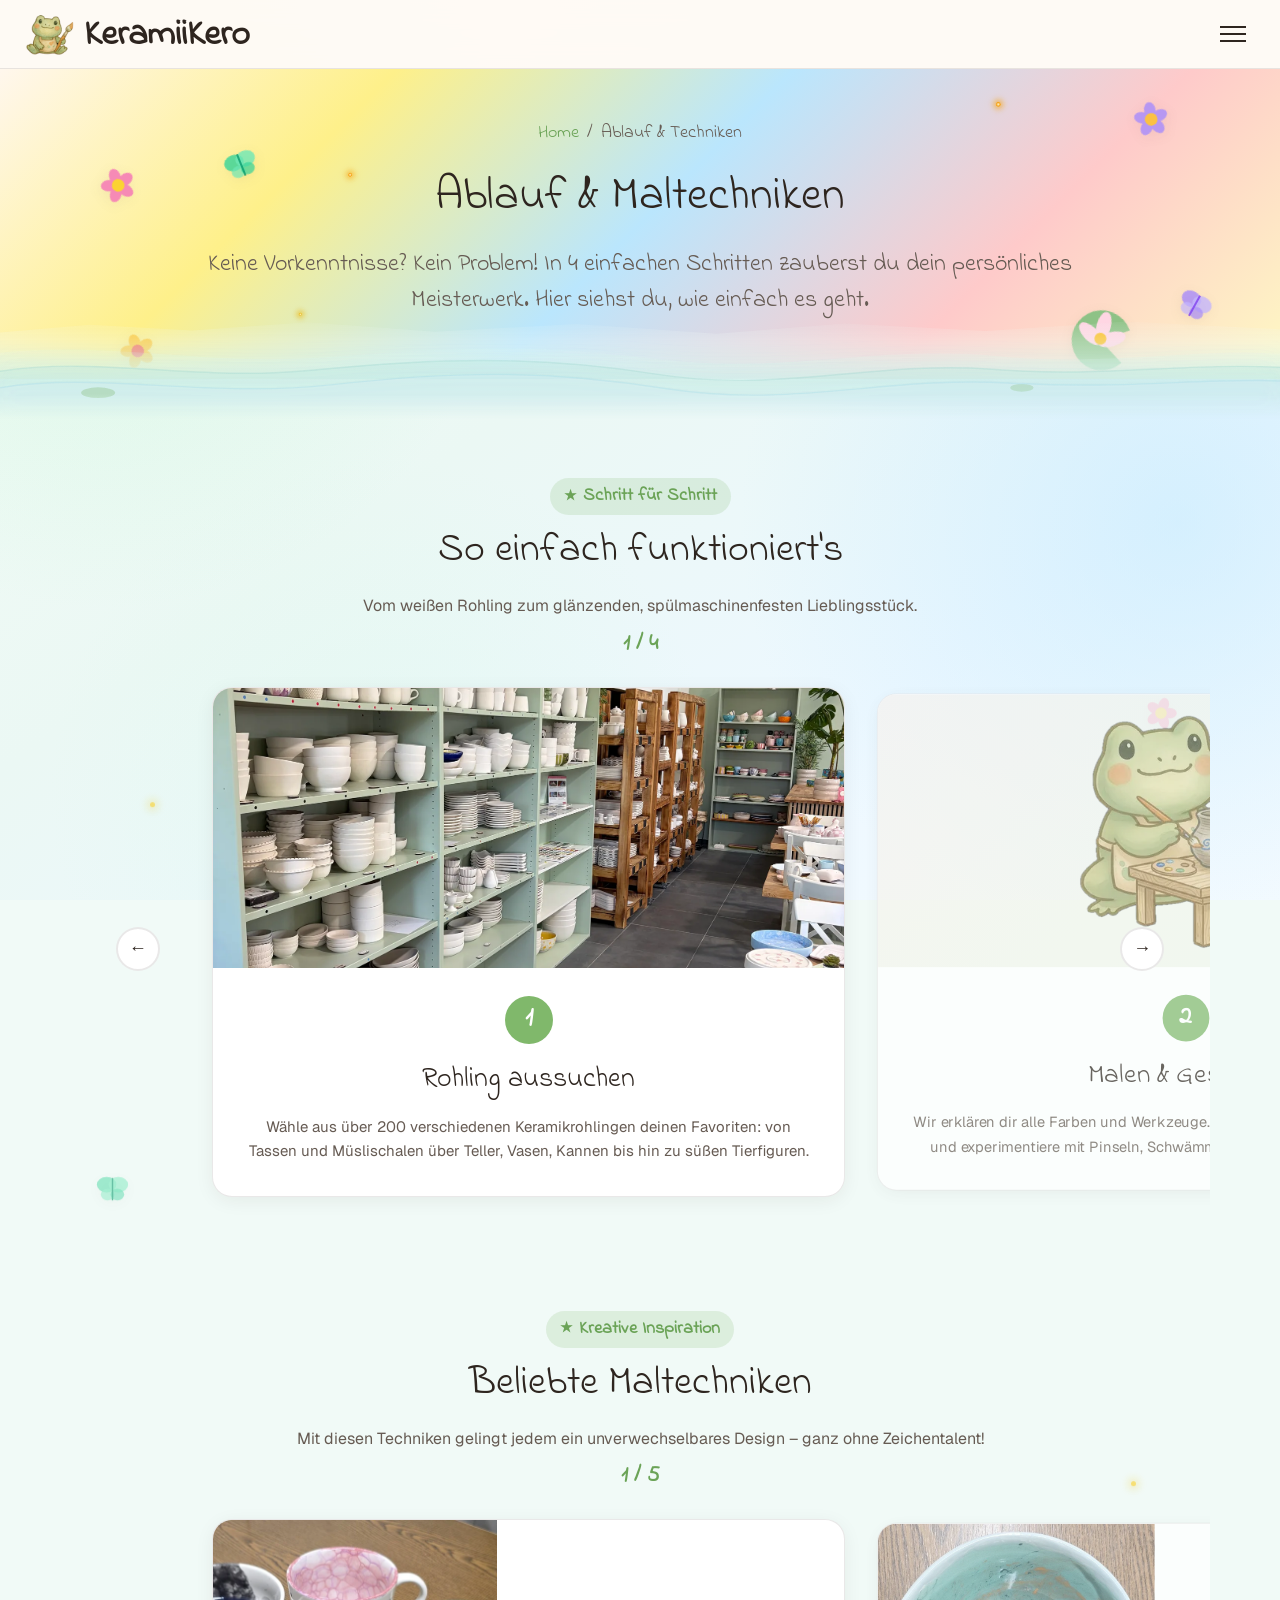
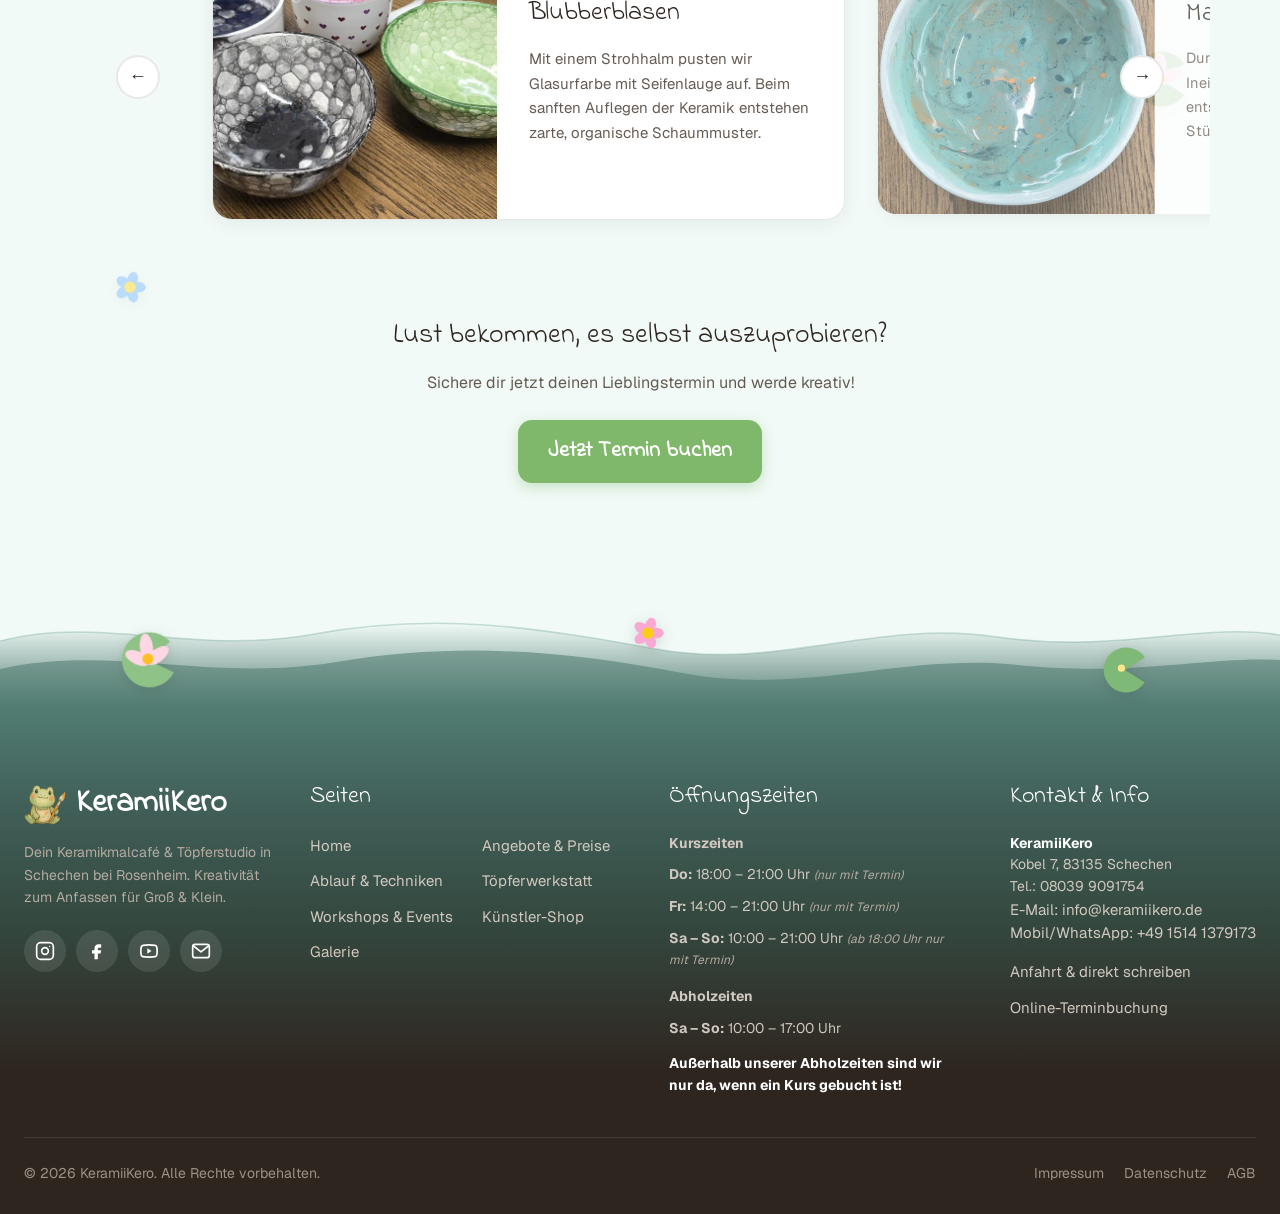
<file: ablauf-techniken.html>
<!DOCTYPE html>
<html lang="de">

<head>
    <meta charset="UTF-8">
    <meta name="viewport" content="width=device-width, initial-scale=1.0, maximum-scale=5.0, user-scalable=yes">
    <meta name="description" content="Wie funktioniert Keramik bemalen bei KeramiiKero? Entdecke den Ablauf in 4 einfachen Schritten und beliebte Maltechniken wie Blubberblasen, Marmorieren und Kristallglasur.">
    <title>Ablauf & Techniken | KeramiiKero</title>
    <link rel="stylesheet" href="css/keramiikero.css?v=20260929-4">
    <link rel="icon" href="images/kero-logo-final.webp" type="image/webp">
</head>

<body>

    <header>
        <nav class="nav-container">
            <a href="index.html" class="nav-logo" aria-label="KeramiiKero Startseite">
                <img src="images/logo.png" alt="KeramiiKero Logo">
                <span>KeramiiKero</span>
            </a>
            <div class="nav-links">
                <a href="angebote-preise.html">Angebote & Preise</a>
                <a href="ablauf-techniken.html" class="active">Ablauf & Techniken</a>
                <a href="toepferwerkstatt.html">Töpferwerkstatt</a>
                <a href="workshops-events.html">Workshops</a>
                <a href="kuenstler-shop.html">Künstler-Shop</a>
                <a href="kontakt.html">Kontakt</a>
            </div>
            <button class="menu-button" aria-label="Menü öffnen" aria-expanded="false">
                <span></span><span></span><span></span>
            </button>
        </nav>
        <div class="mobile-menu">
            <a href="angebote-preise.html">Angebote & Preise</a>
            <a href="ablauf-techniken.html" class="active">Ablauf & Techniken</a>
            <a href="toepferwerkstatt.html">Töpferwerkstatt</a>
            <a href="workshops-events.html">Workshops & Events</a>
            <a href="kuenstler-shop.html">Künstler-Shop</a>
            <a href="kontakt.html">Kontakt & FAQ</a>
        </div>
    </header>

    <main>
        <section class="subpage-hero">
            <div class="subpage-hero-container">
                <div class="breadcrumb">
                    <a href="index.html">Home</a> <span>/</span> <span>Ablauf & Techniken</span>
                </div>
                <h1 class="subpage-title">Ablauf & Maltechniken</h1>
                <p class="subpage-intro">
                    Keine Vorkenntnisse? Kein Problem! In 4 einfachen Schritten zauberst du dein persönliches Meisterwerk. Hier siehst du, wie einfach es geht.
                </p>
            </div>
        </section>

        <!-- Wave Divider -->
        <svg class="wave-divider" viewBox="0 0 1200 80" preserveAspectRatio="none" aria-hidden="true">
            <path d="M0,32 C48,18 112,12 205,36 C360,76 530,62 690,34 C850,6 1040,70 1200,34 V80 H0 Z" fill="#fffaf5"></path>
        </svg>

        <section class="subpage-content">

            <!-- 4 Simple Steps -->
            <div style="text-align: center; max-width: 700px; margin: 0 auto 30px;">
                <span class="section-tag">Schritt für Schritt</span>
                <h2 class="section-title">So einfach funktioniert's</h2>
                <p style="color: var(--color-text-muted); font-size: 16px;">Vom weißen Rohling zum glänzenden, spülmaschinenfesten Lieblingsstück.</p>
            </div>

            <div class="step-carousel-section">
                <div class="step-carousel" tabindex="0" role="region" aria-roledescription="Karussell" aria-label="Vier Schritte beim Keramikbemalen">
                    <div class="step-carousel-inner">
                        <article class="step-carousel-slide" aria-label="Schritt 1 von 4">
                            <img class="step-carousel-img" src="images/IMG_1152.webp" alt="Große Auswahl weißer Keramikrohlinge im KeramiiKero Studio">
                            <div class="step-carousel-body"><div class="step-carousel-num">1</div><h3 class="step-carousel-title">Rohling aussuchen</h3><p class="step-carousel-text">Wähle aus über 200 verschiedenen Keramikrohlingen deinen Favoriten: von Tassen und Müslischalen über Teller, Vasen, Kannen bis hin zu süßen Tierfiguren.</p></div>
                        </article>
                        <article class="step-carousel-slide" aria-label="Schritt 2 von 4">
                            <img class="step-carousel-img step-image-contain" src="images/kero-drawing.webp" alt="KeramiiKero Frosch beim kreativen Gestalten einer Keramik">
                            <div class="step-carousel-body"><div class="step-carousel-num">2</div><h3 class="step-carousel-title">Malen & Gestalten</h3><p class="step-carousel-text">Wir erklären dir alle Farben und Werkzeuge. Suche dir deine Lieblingsfarben aus und experimentiere mit Pinseln, Schwämmen, Stempeln oder Klebebändern.</p></div>
                        </article>
                        <article class="step-carousel-slide" aria-label="Schritt 3 von 4">
                            <img class="step-carousel-img" src="images/IMG_1200.webp" alt="Fertig glasierte und gebrannte Keramikstücke im Studio">
                            <div class="step-carousel-body"><div class="step-carousel-num">3</div><h3 class="step-carousel-title">Glasieren & Brennen</h3><p class="step-carousel-text">Du lässt dein bemaltes Stück bei uns. Wir tauchen es in eine transparente Glasur und brennen es bei über 1.000 °C in unserem Spezialofen vor Ort.</p></div>
                        </article>
                        <article class="step-carousel-slide" aria-label="Schritt 4 von 4">
                            <img class="step-carousel-img step-image-contain" src="images/kero-abholen.webp" alt="KeramiiKero Frosch holt die fertige Keramik ab">
                            <div class="step-carousel-body"><div class="step-carousel-num">4</div><h3 class="step-carousel-title">Glücklich abholen</h3><p class="step-carousel-text">Nach 5–7 Werktagen ist dein Kunstwerk fertig gebrannt, strahlend glänzend, lebensmittelecht und spülmaschinenfest – bereit zum Mitnehmen!</p></div>
                        </article>
                    </div>
                    <div class="carousel-nav" aria-label="Schrittnavigation">
                        <button class="carousel-btn carousel-btn-prev" type="button" aria-label="Vorheriger Schritt">←</button>
                        <div class="carousel-dots">
                            <button class="carousel-dot active" type="button" aria-label="Schritt 1 anzeigen"></button><button class="carousel-dot" type="button" aria-label="Schritt 2 anzeigen"></button><button class="carousel-dot" type="button" aria-label="Schritt 3 anzeigen"></button><button class="carousel-dot" type="button" aria-label="Schritt 4 anzeigen"></button>
                        </div>
                        <button class="carousel-btn carousel-btn-next" type="button" aria-label="Nächster Schritt">→</button>
                    </div>
                </div>
            </div>

            <!-- Maltechniken Showcase -->
            <div style="text-align: center; max-width: 700px; margin: 80px auto 30px;">
                <span class="section-tag">Kreative Inspiration</span>
                <h2 class="section-title">Beliebte Maltechniken</h2>
                <p style="color: var(--color-text-muted); font-size: 16px;">Mit diesen Techniken gelingt jedem ein unverwechselbares Design – ganz ohne Zeichentalent!</p>
            </div>

            <div class="tech-carousel-section">
                <div class="tech-carousel" tabindex="0" role="region" aria-roledescription="Karussell" aria-label="Beliebte Maltechniken">
                    <div class="tech-carousel-inner">
                        <article class="tech-carousel-slide"><div class="tech-carousel-img-wrap"><img class="tech-carousel-img" src="images/mt-blubber.webp" alt="Blubberblasen-Technik auf Keramik"></div><div class="tech-carousel-body"><h3 class="tech-carousel-title">Blubberblasen</h3><p class="tech-carousel-text">Mit einem Strohhalm pusten wir Glasurfarbe mit Seifenlauge auf. Beim sanften Auflegen der Keramik entstehen zarte, organische Schaummuster.</p></div></article>
                        <article class="tech-carousel-slide"><div class="tech-carousel-img-wrap"><img class="tech-carousel-img" src="images/mt-marmorieren.webp" alt="Marmoriertechnik auf Keramik"></div><div class="tech-carousel-body"><h3 class="tech-carousel-title">Marmorieren</h3><p class="tech-carousel-text">Durch sanftes Drehen und Ineinanderfließen mehrerer Farben entstehen edle Marmorierungen. Jedes Stück wird garantiert ein Einzelstück.</p></div></article>
                        <article class="tech-carousel-slide"><div class="tech-carousel-img-wrap"><img class="tech-carousel-img" src="images/mt-sticker.webp" alt="Klebemotiv-Technik auf Keramik"></div><div class="tech-carousel-body"><h3 class="tech-carousel-title">Klebemotive & Abklebeband</h3><p class="tech-carousel-text">Klebe Muster, Streifen oder Schriften ab, tupfe Farbe darüber und ziehe das Band wieder ab – für saubere, klare Kanten.</p></div></article>
                        <article class="tech-carousel-slide"><div class="tech-carousel-img-wrap"><img class="tech-carousel-img" src="images/mt-kristallglasur.webp" alt="Keramik mit Kristallglasur"></div><div class="tech-carousel-body"><h3 class="tech-carousel-title">Kristallglasur</h3><p class="tech-carousel-text">Kleine Kristalle schmelzen beim Brennen und öffnen sich wie farbige Feuerwerke. Das Ergebnis bleibt bis zur Abholung eine schöne Überraschung.</p></div></article>
                        <article class="tech-carousel-slide"><div class="tech-carousel-img-wrap"><img class="tech-carousel-img" src="images/mt-farbverlauf.webp" alt="Farbverlauf und Tupfen auf Keramik"></div><div class="tech-carousel-body"><h3 class="tech-carousel-title">Farbverläufe & Tupfen</h3><p class="tech-carousel-text">Mit feinen Naturschwämmen entstehen weiche Farbverläufe – ideal als Hintergrund für Schriften oder kontrastreiche Motive.</p></div></article>
                    </div>
                    <div class="carousel-nav" aria-label="Techniknavigation">
                        <button class="carousel-btn carousel-btn-prev" type="button" aria-label="Vorherige Technik">←</button>
                        <div class="carousel-dots"><button class="carousel-dot active" type="button" aria-label="Blubberblasen anzeigen"></button><button class="carousel-dot" type="button" aria-label="Marmorieren anzeigen"></button><button class="carousel-dot" type="button" aria-label="Klebemotive anzeigen"></button><button class="carousel-dot" type="button" aria-label="Kristallglasur anzeigen"></button><button class="carousel-dot" type="button" aria-label="Farbverläufe anzeigen"></button></div>
                        <button class="carousel-btn carousel-btn-next" type="button" aria-label="Nächste Technik">→</button>
                    </div>
                </div>
            </div>

            <!-- CTA -->
            <div style="text-align: center; margin-top: 60px;">
                <h3 style="font-size: 28px; margin-bottom: 12px;">Lust bekommen, es selbst auszuprobieren?</h3>
                <p style="color: var(--color-text-muted); font-size: 16px; margin-bottom: 24px;">Sichere dir jetzt deinen Lieblingstermin und werde kreativ!</p>
                <a href="https://www.etermin.net/keramiikero" target="_blank" rel="noopener noreferrer" class="btn-primary">
                    Jetzt Termin buchen
                </a>
            </div>

        </section>
    </main>

    <footer>
        <div class="footer-container">
            <div class="footer-brand">
                <a href="index.html" class="footer-logo">
                    <img src="images/logo.png" alt="KeramiiKero Logo" style="width: 42px; height: 42px;">
                    <span>KeramiiKero</span>
                </a>
                <p>Dein Keramikmalcafé & Töpferstudio in Schechen bei Rosenheim.</p>
            </div>
            <div class="footer-col">
                <h4>Navigation</h4>
                <ul>
                    <li><a href="index.html">Home</a></li>
                    <li><a href="angebote-preise.html">Angebote & Preise</a></li>
                    <li><a href="ablauf-techniken.html">Ablauf & Techniken</a></li>
                    <li><a href="toepferwerkstatt.html">Töpferwerkstatt</a></li>
                </ul>
            </div>
            <div class="footer-col">
                <h4>Öffnungszeiten</h4>
                <ul>
                    <li>Mi – Fr: 14:00 – 18:00 Uhr</li>
                    <li>Sa & So: 10:00 – 17:00 Uhr</li>
                </ul>
            </div>
            <div class="footer-col">
                <h4>Rechtliches</h4>
                <ul>
                    <li><a href="impressum.html">Impressum</a></li>
                    <li><a href="datenschutz.html">Datenschutz</a></li>
                    <li><a href="agb.html">AGB</a></li>
                    <li><a href="kontakt.html">Kontakt & Anfahrt</a></li>
                </ul>
            </div>
        </div>
        <div class="footer-bottom">
            <p>&copy; 2026 KeramiiKero. Alle Rechte vorbehalten.</p>
        </div>
    </footer>

    <script src="js/keramiikero.js?v=20260929-4"></script>
</body>

</html>
</file>
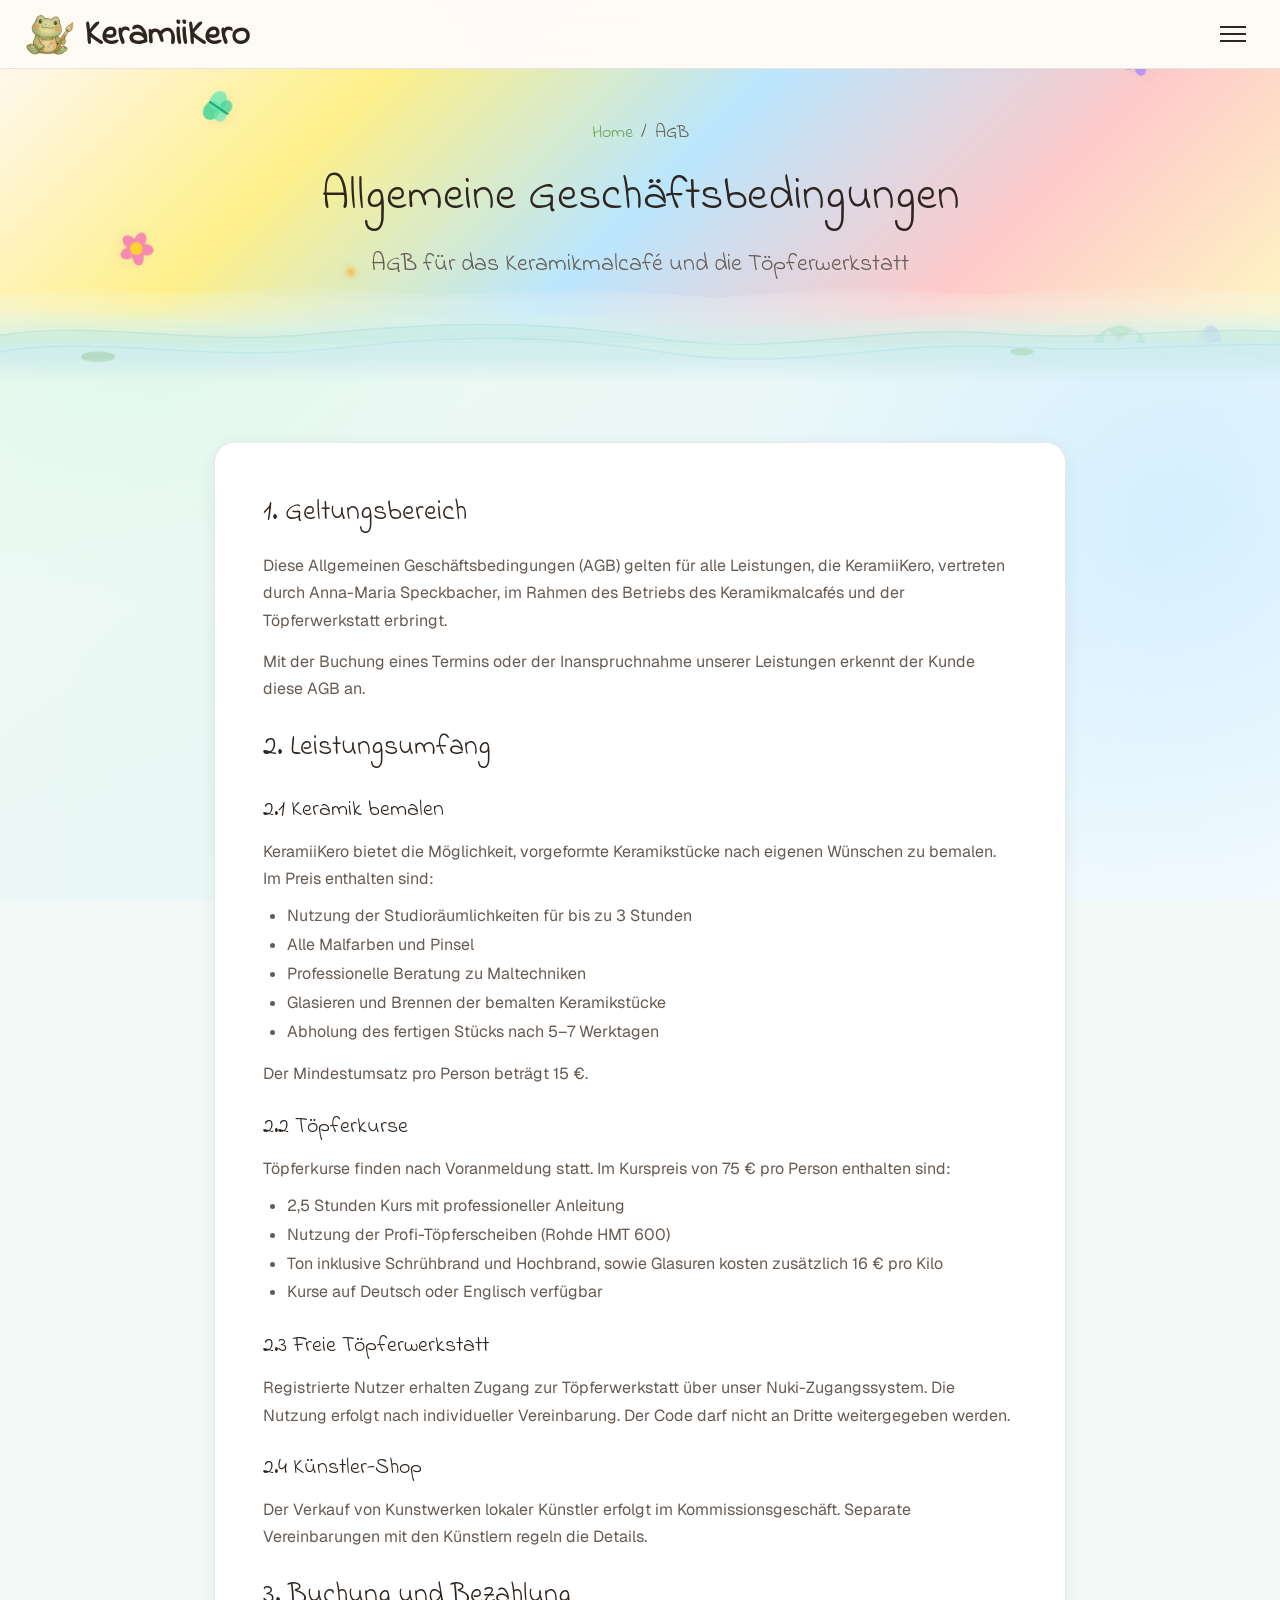
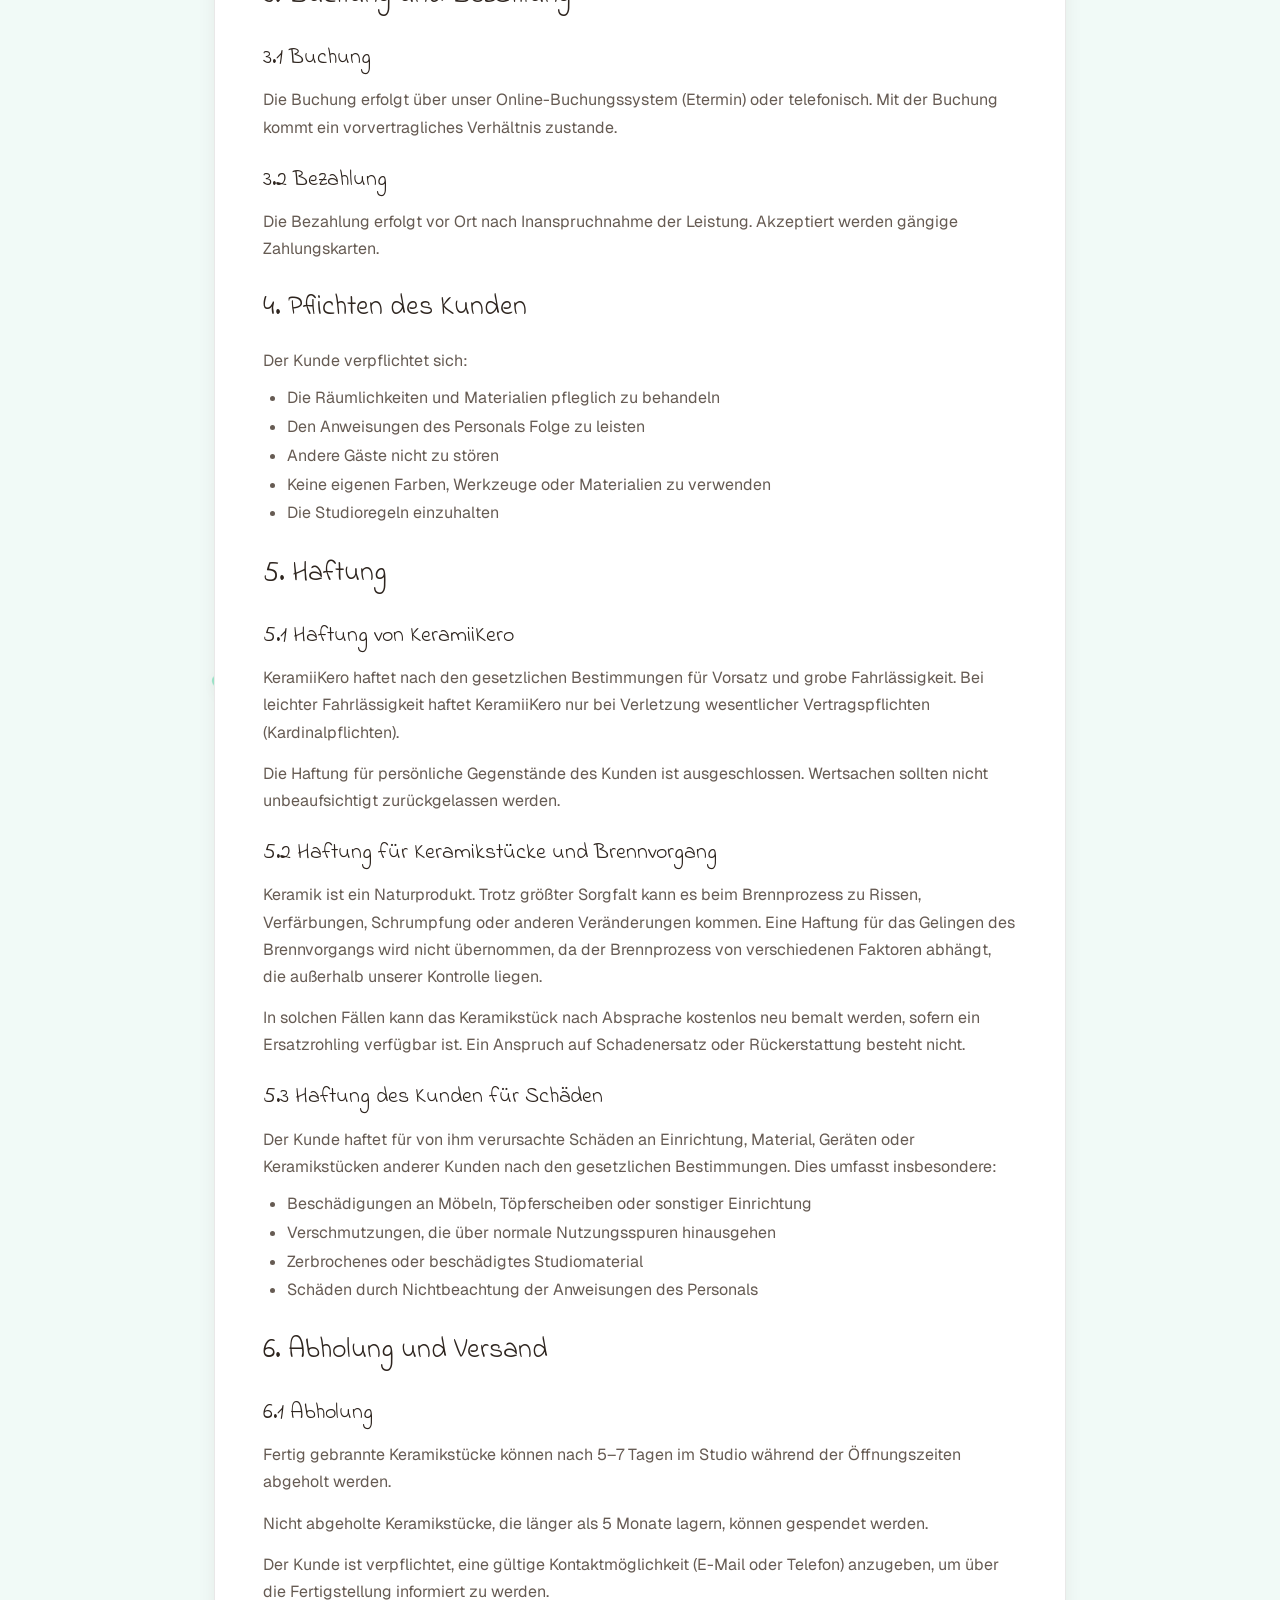
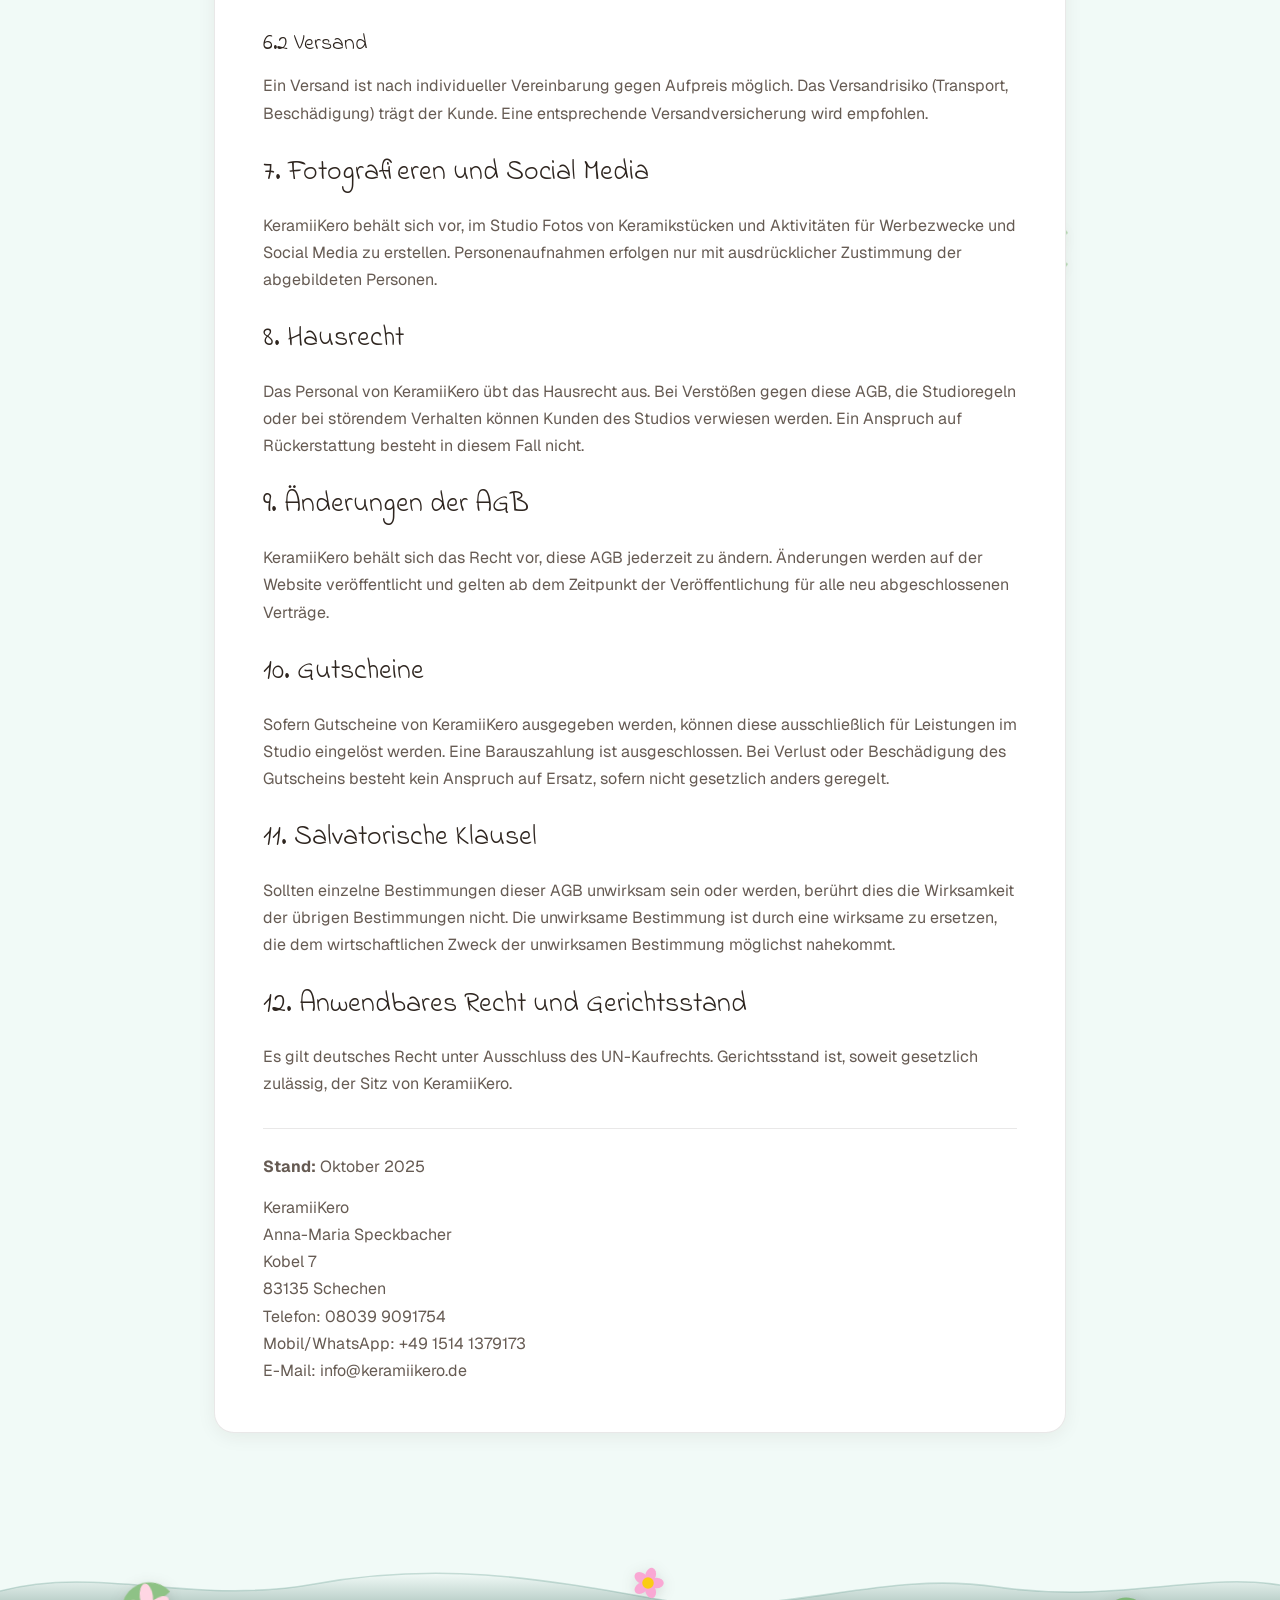
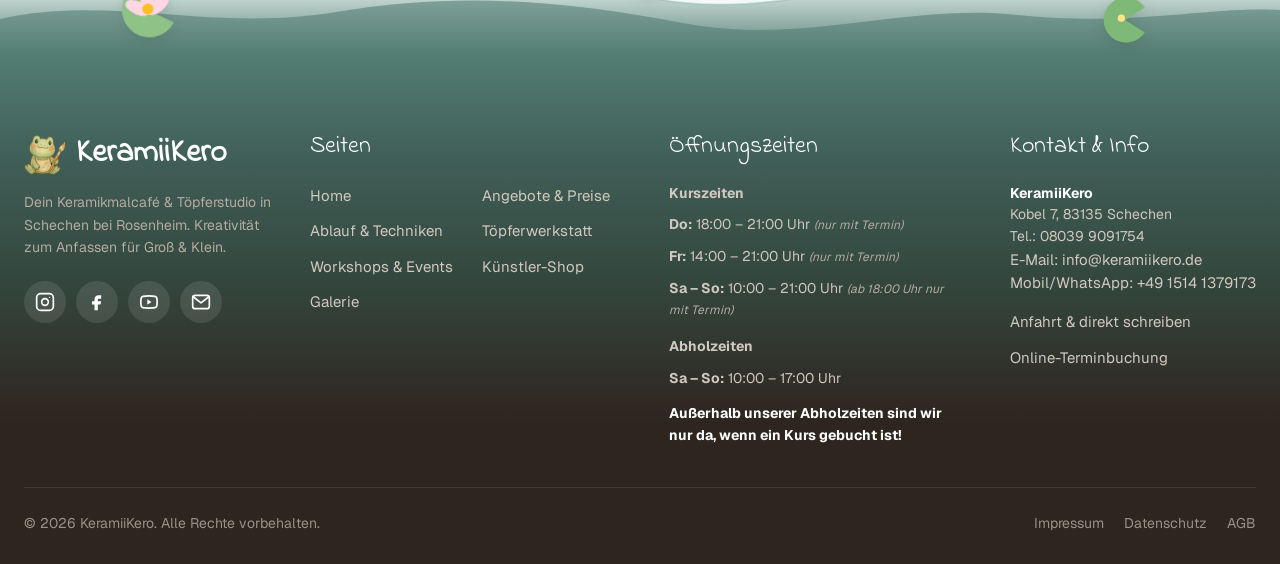
<file: agb.html>
<!DOCTYPE html>
<html lang="de">

<head>
    <meta charset="UTF-8">
    <meta name="viewport" content="width=device-width, initial-scale=1.0, maximum-scale=5.0, user-scalable=yes">
    <title>Allgemeine Geschäftsbedingungen | KeramiiKero</title>
    <meta name="description" content="Allgemeine Geschäftsbedingungen von KeramiiKero – Keramikmalcafé und Töpferwerkstatt in Schechen.">
    <link rel="stylesheet" href="css/keramiikero.css?v=20260929-4">
    <link rel="icon" href="images/kero-logo-final.webp" type="image/webp">
</head>

<body>
    <header>
        <nav class="nav-container">
            <a href="index.html" class="nav-logo" aria-label="KeramiiKero Startseite">
                <img src="images/logo.png" alt="KeramiiKero Logo">
                <span>KeramiiKero</span>
            </a>
            <div class="nav-links">
                <a href="angebote-preise.html">Angebote & Preise</a>
                <a href="ablauf-techniken.html">Ablauf & Techniken</a>
                <a href="toepferwerkstatt.html">Töpferwerkstatt</a>
                <a href="workshops-events.html">Workshops</a>
                <a href="kuenstler-shop.html">Künstler-Shop</a>
                <a href="kontakt.html">Kontakt</a>
            </div>
            <button class="menu-button" aria-label="Menü öffnen" aria-expanded="false">
                <span></span><span></span><span></span>
            </button>
        </nav>
        <div class="mobile-menu">
            <a href="angebote-preise.html">Angebote & Preise</a>
            <a href="ablauf-techniken.html">Ablauf & Techniken</a>
            <a href="toepferwerkstatt.html">Töpferwerkstatt</a>
            <a href="workshops-events.html">Workshops & Events</a>
            <a href="kuenstler-shop.html">Künstler-Shop</a>
            <a href="kontakt.html">Kontakt & FAQ</a>
        </div>
    </header>

    <main>
        <section class="subpage-hero">
            <div class="subpage-hero-container">
                <div class="breadcrumb">
                    <a href="index.html">Home</a> <span>/</span> <span>AGB</span>
                </div>
                <h1 class="subpage-title">Allgemeine Geschäftsbedingungen</h1>
                <p class="subpage-intro">AGB für das Keramikmalcafé und die Töpferwerkstatt</p>
            </div>
        </section>

        <svg class="wave-divider" viewBox="0 0 1200 80" preserveAspectRatio="none" aria-hidden="true">
            <path d="M0,32 C48,18 112,12 205,36 C360,76 530,62 690,34 C850,6 1040,70 1200,34 V80 H0 Z" fill="#fffaf5"></path>
        </svg>

        <section class="subpage-content" style="max-width: 900px;">
            <article style="background: #ffffff; border-radius: var(--radius-lg); border: 1px solid var(--color-border); padding: clamp(24px, 5vw, 48px); box-shadow: var(--shadow-soft);">
                <section>
                    <h2 style="font-size: 28px; margin-bottom: 16px;">1. Geltungsbereich</h2>
                    <p style="margin-bottom: 14px; color: var(--color-text-muted); line-height: 1.7;">Diese Allgemeinen Geschäftsbedingungen (AGB) gelten für alle Leistungen, die KeramiiKero, vertreten durch Anna-Maria Speckbacher, im Rahmen des Betriebs des Keramikmalcafés und der Töpferwerkstatt erbringt.</p>
                    <p style="margin-bottom: 24px; color: var(--color-text-muted); line-height: 1.7;">Mit der Buchung eines Termins oder der Inanspruchnahme unserer Leistungen erkennt der Kunde diese AGB an.</p>
                </section>

                <section>
                    <h2 style="font-size: 28px; margin-bottom: 16px;">2. Leistungsumfang</h2>
                    <h3 style="font-size: 22px; margin: 22px 0 10px;">2.1 Keramik bemalen</h3>
                    <p style="color: var(--color-text-muted); line-height: 1.7;">KeramiiKero bietet die Möglichkeit, vorgeformte Keramikstücke nach eigenen Wünschen zu bemalen. Im Preis enthalten sind:</p>
                    <ul style="margin: 10px 0 14px 24px; color: var(--color-text-muted); line-height: 1.8;">
                        <li>Nutzung der Studioräumlichkeiten für bis zu 3 Stunden</li>
                        <li>Alle Malfarben und Pinsel</li>
                        <li>Professionelle Beratung zu Maltechniken</li>
                        <li>Glasieren und Brennen der bemalten Keramikstücke</li>
                        <li>Abholung des fertigen Stücks nach 5–7 Werktagen</li>
                    </ul>
                    <p style="color: var(--color-text-muted); line-height: 1.7;">Der Mindestumsatz pro Person beträgt 15 €.</p>

                    <h3 style="font-size: 22px; margin: 22px 0 10px;">2.2 Töpferkurse</h3>
                    <p style="color: var(--color-text-muted); line-height: 1.7;">Töpferkurse finden nach Voranmeldung statt. Im Kurspreis von 75 € pro Person enthalten sind:</p>
                    <ul style="margin: 10px 0 14px 24px; color: var(--color-text-muted); line-height: 1.8;">
                        <li>2,5 Stunden Kurs mit professioneller Anleitung</li>
                        <li>Nutzung der Profi-Töpferscheiben (Rohde HMT 600)</li>
                        <li>Ton inklusive Schrühbrand und Hochbrand, sowie Glasuren kosten zusätzlich 16 € pro Kilo</li>
                        <li>Kurse auf Deutsch oder Englisch verfügbar</li>
                    </ul>

                    <h3 style="font-size: 22px; margin: 22px 0 10px;">2.3 Freie Töpferwerkstatt</h3>
                    <p style="color: var(--color-text-muted); line-height: 1.7;">Registrierte Nutzer erhalten Zugang zur Töpferwerkstatt über unser Nuki-Zugangssystem. Die Nutzung erfolgt nach individueller Vereinbarung. Der Code darf nicht an Dritte weitergegeben werden.</p>

                    <h3 style="font-size: 22px; margin: 22px 0 10px;">2.4 Künstler-Shop</h3>
                    <p style="margin-bottom: 24px; color: var(--color-text-muted); line-height: 1.7;">Der Verkauf von Kunstwerken lokaler Künstler erfolgt im Kommissionsgeschäft. Separate Vereinbarungen mit den Künstlern regeln die Details.</p>
                </section>

                <section>
                    <h2 style="font-size: 28px; margin-bottom: 16px;">3. Buchung und Bezahlung</h2>
                    <h3 style="font-size: 22px; margin: 22px 0 10px;">3.1 Buchung</h3>
                    <p style="color: var(--color-text-muted); line-height: 1.7;">Die Buchung erfolgt über unser Online-Buchungssystem (Etermin) oder telefonisch. Mit der Buchung kommt ein vorvertragliches Verhältnis zustande.</p>
                    <h3 style="font-size: 22px; margin: 22px 0 10px;">3.2 Bezahlung</h3>
                    <p style="margin-bottom: 24px; color: var(--color-text-muted); line-height: 1.7;">Die Bezahlung erfolgt vor Ort nach Inanspruchnahme der Leistung. Akzeptiert werden gängige Zahlungskarten.</p>
                </section>

                <section>
                    <h2 style="font-size: 28px; margin-bottom: 16px;">4. Pflichten des Kunden</h2>
                    <p style="color: var(--color-text-muted); line-height: 1.7;">Der Kunde verpflichtet sich:</p>
                    <ul style="margin: 10px 0 24px 24px; color: var(--color-text-muted); line-height: 1.8;">
                        <li>Die Räumlichkeiten und Materialien pfleglich zu behandeln</li>
                        <li>Den Anweisungen des Personals Folge zu leisten</li>
                        <li>Andere Gäste nicht zu stören</li>
                        <li>Keine eigenen Farben, Werkzeuge oder Materialien zu verwenden</li>
                        <li>Die Studioregeln einzuhalten</li>
                    </ul>
                </section>

                <section>
                    <h2 style="font-size: 28px; margin-bottom: 16px;">5. Haftung</h2>
                    <h3 style="font-size: 22px; margin: 22px 0 10px;">5.1 Haftung von KeramiiKero</h3>
                    <p style="margin-bottom: 14px; color: var(--color-text-muted); line-height: 1.7;">KeramiiKero haftet nach den gesetzlichen Bestimmungen für Vorsatz und grobe Fahrlässigkeit. Bei leichter Fahrlässigkeit haftet KeramiiKero nur bei Verletzung wesentlicher Vertragspflichten (Kardinalpflichten).</p>
                    <p style="color: var(--color-text-muted); line-height: 1.7;">Die Haftung für persönliche Gegenstände des Kunden ist ausgeschlossen. Wertsachen sollten nicht unbeaufsichtigt zurückgelassen werden.</p>

                    <h3 style="font-size: 22px; margin: 22px 0 10px;">5.2 Haftung für Keramikstücke und Brennvorgang</h3>
                    <p style="margin-bottom: 14px; color: var(--color-text-muted); line-height: 1.7;">Keramik ist ein Naturprodukt. Trotz größter Sorgfalt kann es beim Brennprozess zu Rissen, Verfärbungen, Schrumpfung oder anderen Veränderungen kommen. Eine Haftung für das Gelingen des Brennvorgangs wird nicht übernommen, da der Brennprozess von verschiedenen Faktoren abhängt, die außerhalb unserer Kontrolle liegen.</p>
                    <p style="color: var(--color-text-muted); line-height: 1.7;">In solchen Fällen kann das Keramikstück nach Absprache kostenlos neu bemalt werden, sofern ein Ersatzrohling verfügbar ist. Ein Anspruch auf Schadenersatz oder Rückerstattung besteht nicht.</p>

                    <h3 style="font-size: 22px; margin: 22px 0 10px;">5.3 Haftung des Kunden für Schäden</h3>
                    <p style="color: var(--color-text-muted); line-height: 1.7;">Der Kunde haftet für von ihm verursachte Schäden an Einrichtung, Material, Geräten oder Keramikstücken anderer Kunden nach den gesetzlichen Bestimmungen. Dies umfasst insbesondere:</p>
                    <ul style="margin: 10px 0 24px 24px; color: var(--color-text-muted); line-height: 1.8;">
                        <li>Beschädigungen an Möbeln, Töpferscheiben oder sonstiger Einrichtung</li>
                        <li>Verschmutzungen, die über normale Nutzungsspuren hinausgehen</li>
                        <li>Zerbrochenes oder beschädigtes Studiomaterial</li>
                        <li>Schäden durch Nichtbeachtung der Anweisungen des Personals</li>
                    </ul>
                </section>

                <section>
                    <h2 style="font-size: 28px; margin-bottom: 16px;">6. Abholung und Versand</h2>
                    <h3 style="font-size: 22px; margin: 22px 0 10px;">6.1 Abholung</h3>
                    <p style="margin-bottom: 14px; color: var(--color-text-muted); line-height: 1.7;">Fertig gebrannte Keramikstücke können nach 5–7 Tagen im Studio während der Öffnungszeiten abgeholt werden.</p>
                    <p style="margin-bottom: 14px; color: var(--color-text-muted); line-height: 1.7;">Nicht abgeholte Keramikstücke, die länger als 5 Monate lagern, können gespendet werden.</p>
                    <p style="color: var(--color-text-muted); line-height: 1.7;">Der Kunde ist verpflichtet, eine gültige Kontaktmöglichkeit (E-Mail oder Telefon) anzugeben, um über die Fertigstellung informiert zu werden.</p>
                    <h3 style="font-size: 22px; margin: 22px 0 10px;">6.2 Versand</h3>
                    <p style="margin-bottom: 24px; color: var(--color-text-muted); line-height: 1.7;">Ein Versand ist nach individueller Vereinbarung gegen Aufpreis möglich. Das Versandrisiko (Transport, Beschädigung) trägt der Kunde. Eine entsprechende Versandversicherung wird empfohlen.</p>
                </section>

                <section>
                    <h2 style="font-size: 28px; margin-bottom: 16px;">7. Fotografieren und Social Media</h2>
                    <p style="margin-bottom: 24px; color: var(--color-text-muted); line-height: 1.7;">KeramiiKero behält sich vor, im Studio Fotos von Keramikstücken und Aktivitäten für Werbezwecke und Social Media zu erstellen. Personenaufnahmen erfolgen nur mit ausdrücklicher Zustimmung der abgebildeten Personen.</p>
                </section>

                <section>
                    <h2 style="font-size: 28px; margin-bottom: 16px;">8. Hausrecht</h2>
                    <p style="margin-bottom: 24px; color: var(--color-text-muted); line-height: 1.7;">Das Personal von KeramiiKero übt das Hausrecht aus. Bei Verstößen gegen diese AGB, die Studioregeln oder bei störendem Verhalten können Kunden des Studios verwiesen werden. Ein Anspruch auf Rückerstattung besteht in diesem Fall nicht.</p>
                </section>

                <section>
                    <h2 style="font-size: 28px; margin-bottom: 16px;">9. Änderungen der AGB</h2>
                    <p style="margin-bottom: 24px; color: var(--color-text-muted); line-height: 1.7;">KeramiiKero behält sich das Recht vor, diese AGB jederzeit zu ändern. Änderungen werden auf der Website veröffentlicht und gelten ab dem Zeitpunkt der Veröffentlichung für alle neu abgeschlossenen Verträge.</p>
                </section>

                <section>
                    <h2 style="font-size: 28px; margin-bottom: 16px;">10. Gutscheine</h2>
                    <p style="margin-bottom: 24px; color: var(--color-text-muted); line-height: 1.7;">Sofern Gutscheine von KeramiiKero ausgegeben werden, können diese ausschließlich für Leistungen im Studio eingelöst werden. Eine Barauszahlung ist ausgeschlossen. Bei Verlust oder Beschädigung des Gutscheins besteht kein Anspruch auf Ersatz, sofern nicht gesetzlich anders geregelt.</p>
                </section>

                <section>
                    <h2 style="font-size: 28px; margin-bottom: 16px;">11. Salvatorische Klausel</h2>
                    <p style="margin-bottom: 24px; color: var(--color-text-muted); line-height: 1.7;">Sollten einzelne Bestimmungen dieser AGB unwirksam sein oder werden, berührt dies die Wirksamkeit der übrigen Bestimmungen nicht. Die unwirksame Bestimmung ist durch eine wirksame zu ersetzen, die dem wirtschaftlichen Zweck der unwirksamen Bestimmung möglichst nahekommt.</p>
                </section>

                <section>
                    <h2 style="font-size: 28px; margin-bottom: 16px;">12. Anwendbares Recht und Gerichtsstand</h2>
                    <p style="margin-bottom: 30px; color: var(--color-text-muted); line-height: 1.7;">Es gilt deutsches Recht unter Ausschluss des UN-Kaufrechts. Gerichtsstand ist, soweit gesetzlich zulässig, der Sitz von KeramiiKero.</p>
                </section>

                <section style="border-top: 1px solid var(--color-border); padding-top: 24px;">
                    <p style="margin-bottom: 14px; color: var(--color-text-muted); line-height: 1.7;"><strong>Stand:</strong> Oktober 2025</p>
                    <p style="color: var(--color-text-muted); line-height: 1.7;">KeramiiKero<br>Anna-Maria Speckbacher<br>Kobel 7<br>83135 Schechen<br>Telefon: 08039 9091754<br>Mobil/WhatsApp: +49 1514 1379173<br>E-Mail: info@keramiikero.de</p>
                </section>
            </article>
        </section>
    </main>

    <footer>
        <div class="footer-container">
            <div class="footer-brand">
                <a href="index.html" class="footer-logo">
                    <img src="images/logo.png" alt="KeramiiKero Logo" style="width: 42px; height: 42px;">
                    <span>KeramiiKero</span>
                </a>
                <p>Dein Keramikmalcafé & Töpferstudio in Schechen bei Rosenheim.</p>
            </div>
            <div class="footer-col">
                <h4>Navigation</h4>
                <ul>
                    <li><a href="index.html">Home</a></li>
                    <li><a href="angebote-preise.html">Angebote & Preise</a></li>
                    <li><a href="kontakt.html">Kontakt</a></li>
                </ul>
            </div>
            <div class="footer-col">
                <h4>Rechtliches</h4>
                <ul>
                    <li><a href="impressum.html">Impressum</a></li>
                    <li><a href="datenschutz.html">Datenschutz</a></li>
                    <li><a href="agb.html" aria-current="page">AGB</a></li>
                </ul>
            </div>
        </div>
        <div class="footer-bottom">
            <p>&copy; 2026 KeramiiKero. Alle Rechte vorbehalten.</p>
        </div>
    </footer>

    <script src="js/keramiikero.js?v=20260929-4"></script>
</body>

</html>
</file>
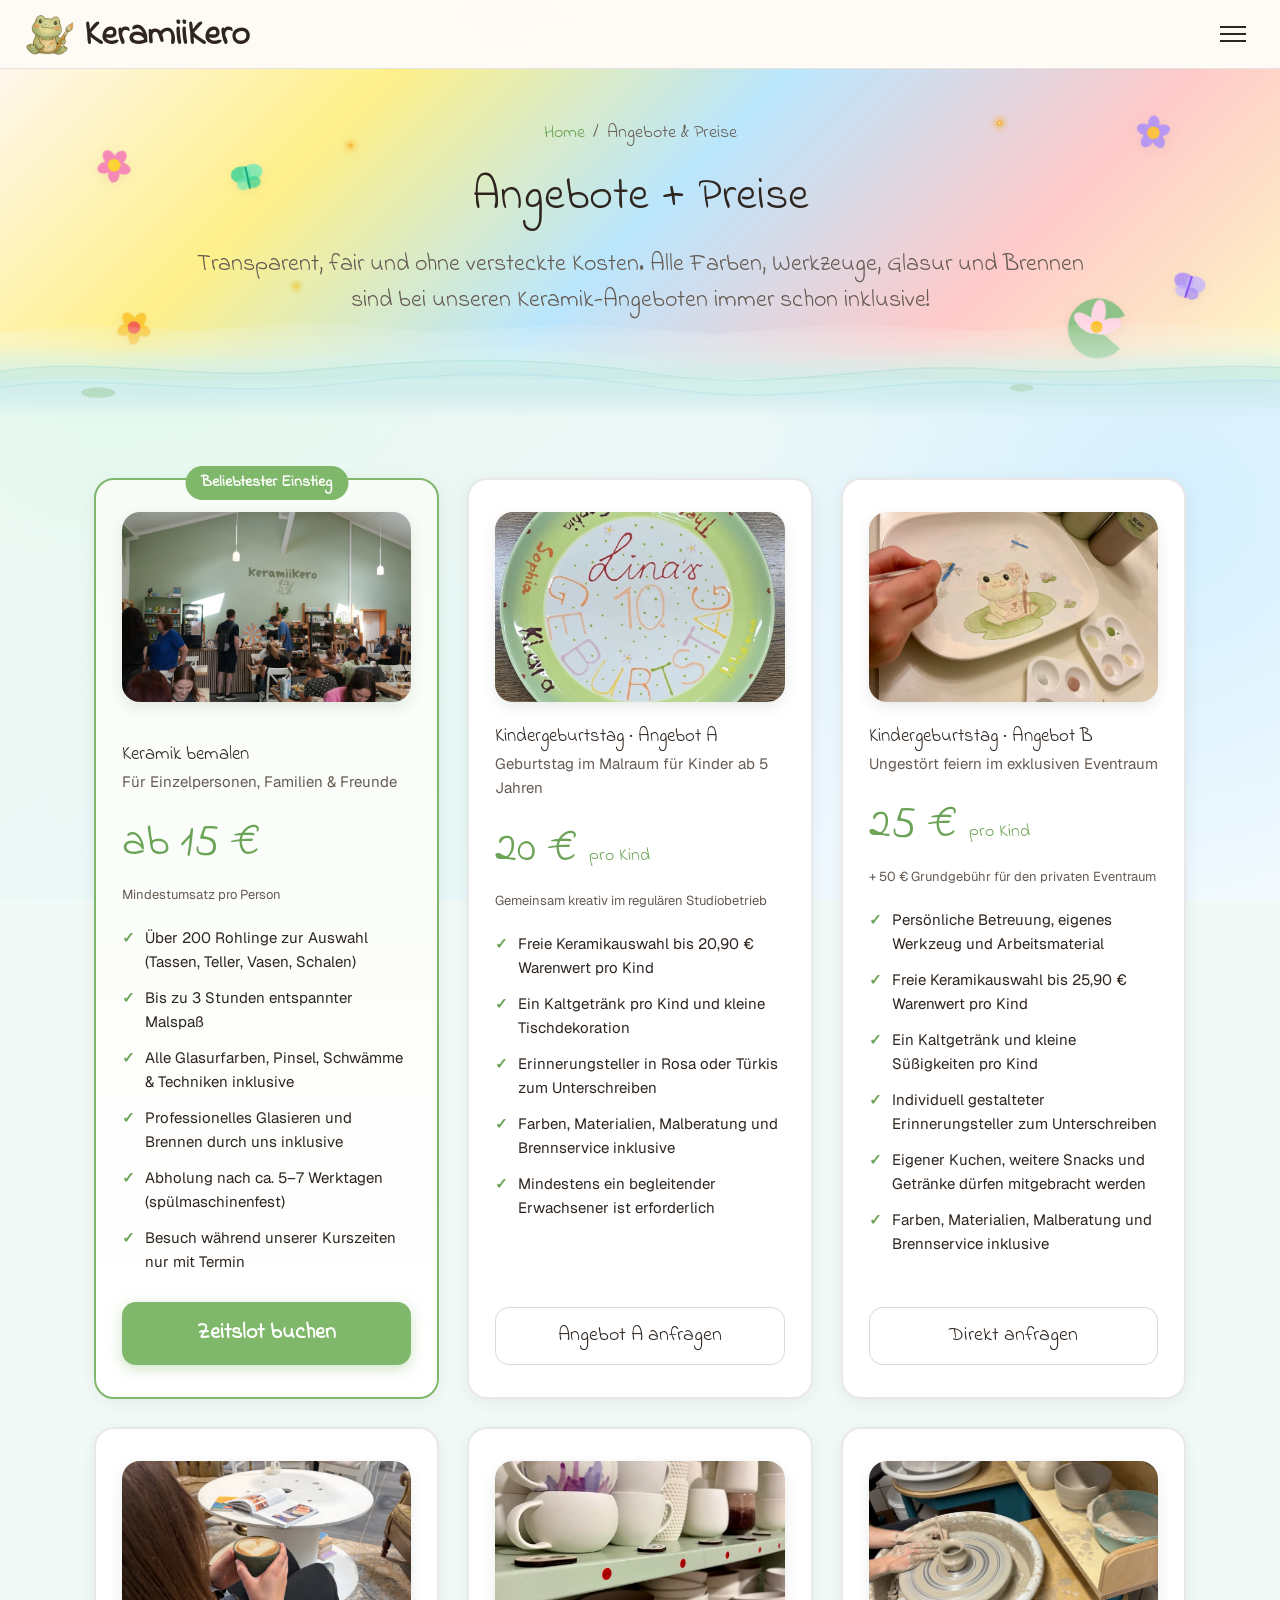
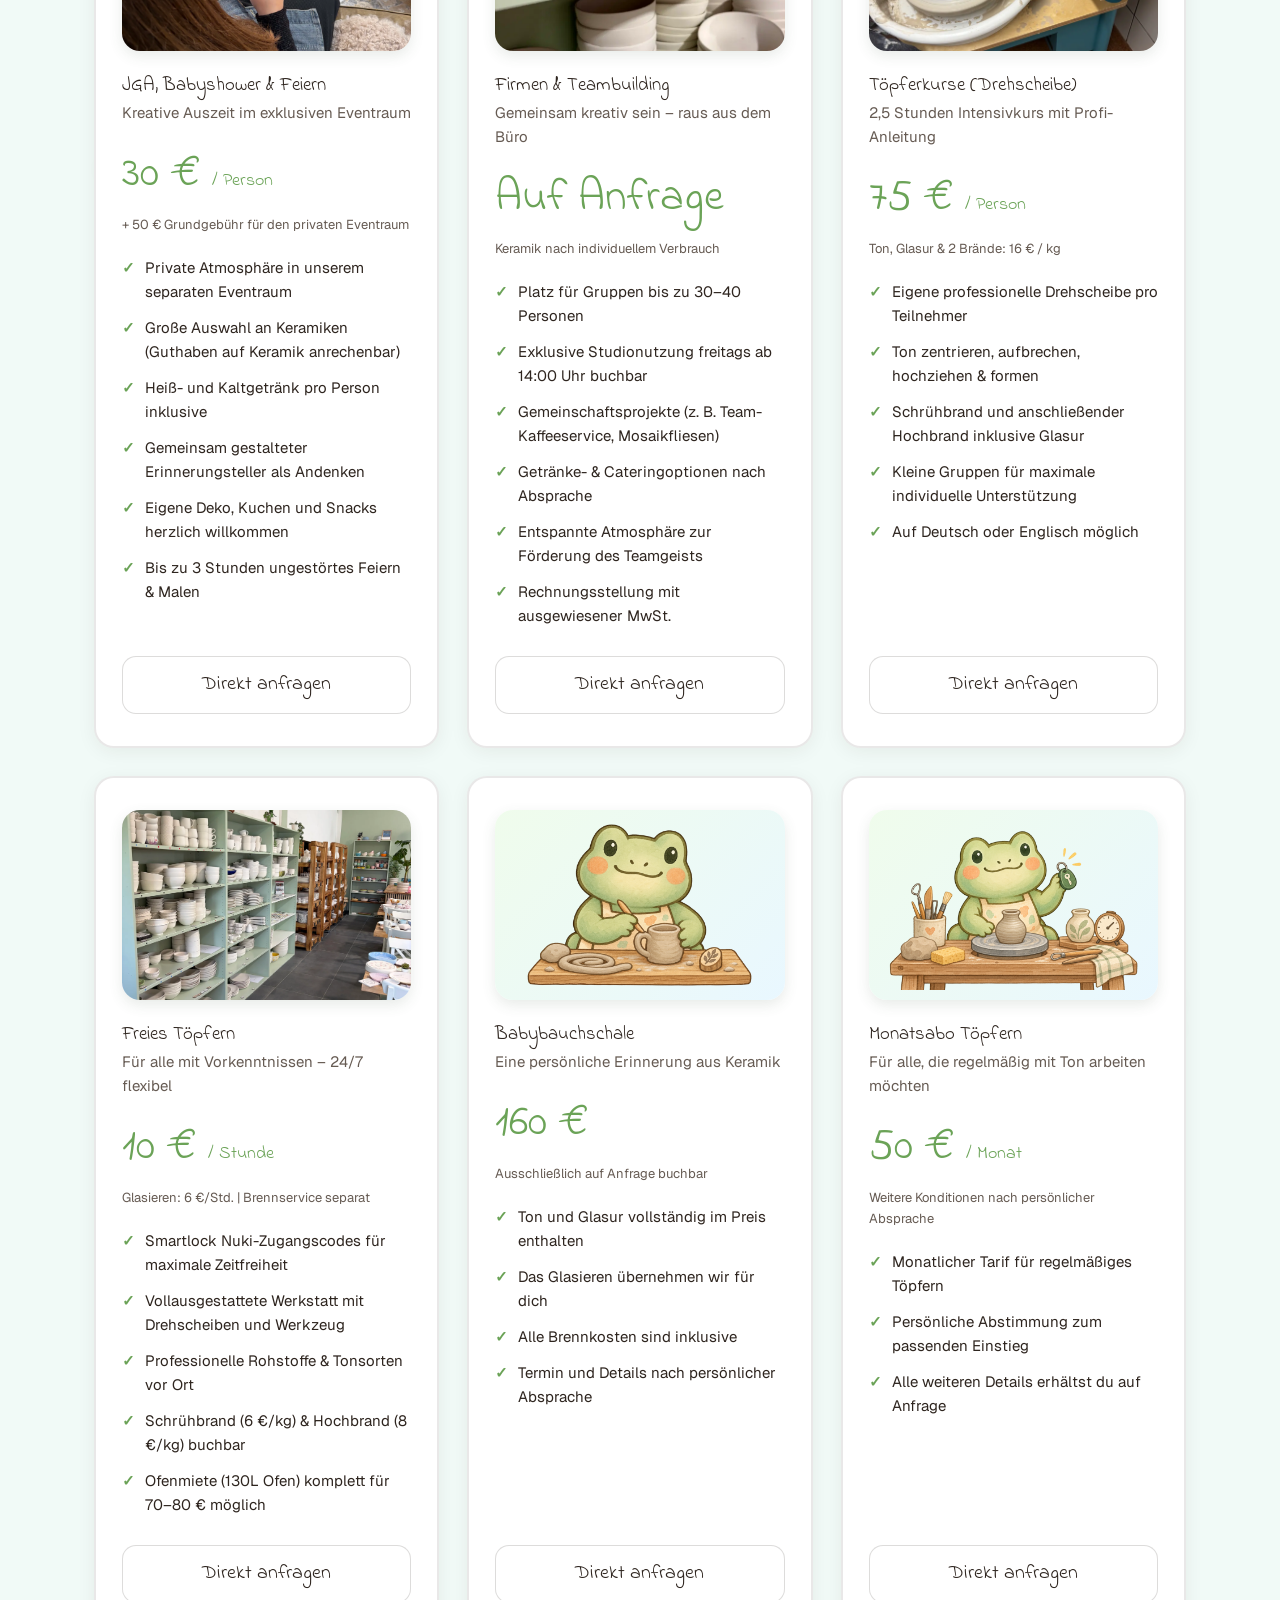
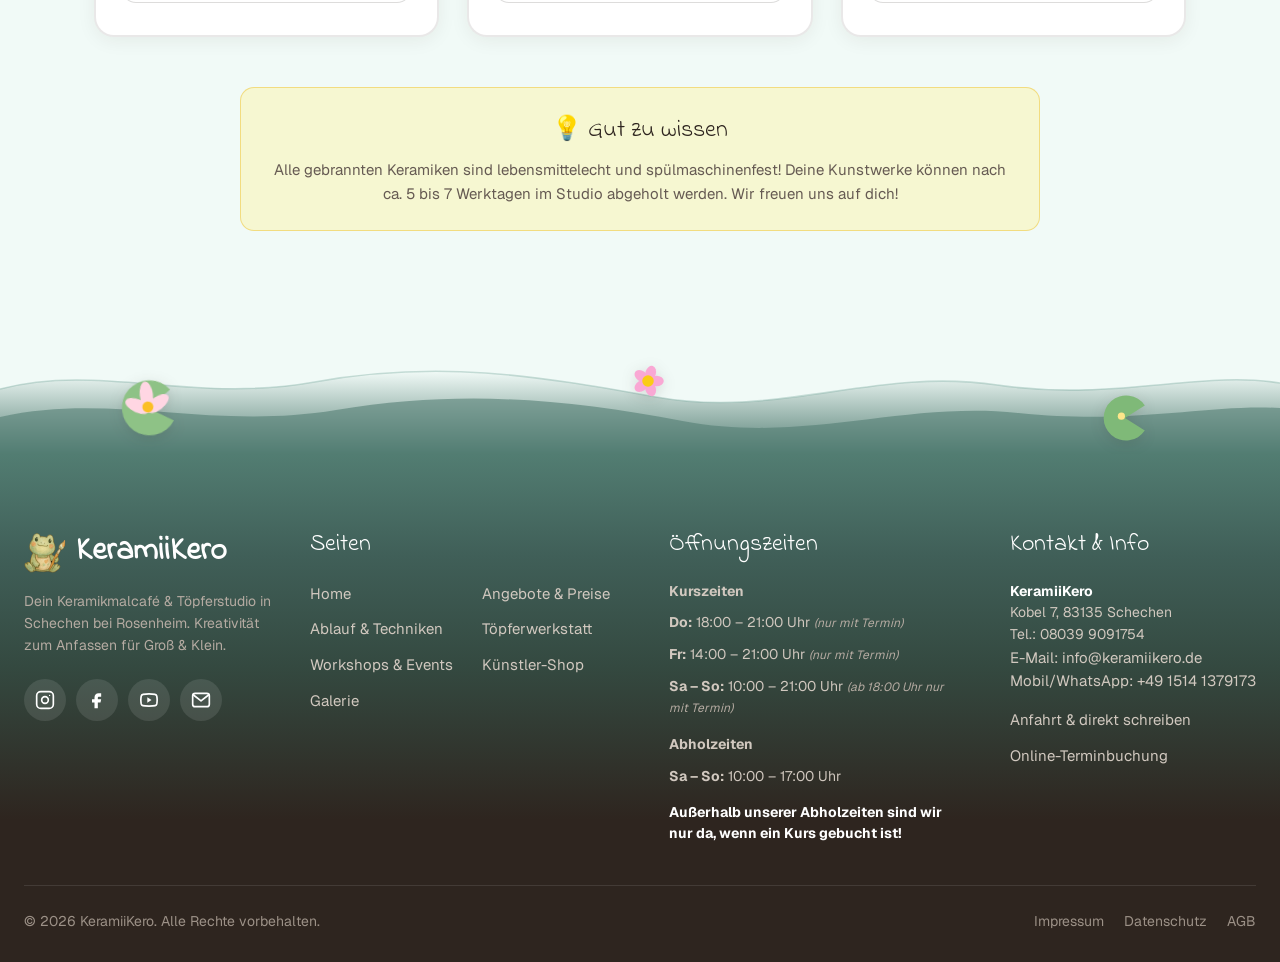
<file: angebote-preise.html>
<!DOCTYPE html>
<html lang="de">

<head>
    <meta charset="UTF-8">
    <meta name="viewport" content="width=device-width, initial-scale=1.0, maximum-scale=5.0, user-scalable=yes">
    <meta name="description" content="Angebote & Preise bei KeramiiKero in Schechen: Keramik bemalen, Kindergeburtstage, JGAs, Feiern und Töpferkurse transparent im Überblick.">
    <title>Angebote & Preise | KeramiiKero</title>
    <link rel="stylesheet" href="css/keramiikero.css?v=20260929-4">
    <link rel="icon" href="images/kero-logo-final.webp" type="image/webp">
</head>

<body>

    <header>
        <nav class="nav-container">
            <a href="index.html" class="nav-logo" aria-label="KeramiiKero Startseite">
                <img src="images/logo.png" alt="KeramiiKero Logo">
                <span>KeramiiKero</span>
            </a>
            <div class="nav-links">
                <a href="angebote-preise.html" class="active">Angebote & Preise</a>
                <a href="ablauf-techniken.html">Ablauf & Techniken</a>
                <a href="toepferwerkstatt.html">Töpferwerkstatt</a>
                <a href="workshops-events.html">Workshops</a>
                <a href="kuenstler-shop.html">Künstler-Shop</a>
                <a href="kontakt.html">Kontakt</a>
            </div>
            <button class="menu-button" aria-label="Menü öffnen" aria-expanded="false">
                <span></span><span></span><span></span>
            </button>
        </nav>
        <div class="mobile-menu">
            <a href="angebote-preise.html" class="active">Angebote & Preise</a>
            <a href="ablauf-techniken.html">Ablauf & Techniken</a>
            <a href="toepferwerkstatt.html">Töpferwerkstatt</a>
            <a href="workshops-events.html">Workshops & Events</a>
            <a href="kuenstler-shop.html">Künstler-Shop</a>
            <a href="kontakt.html">Kontakt & FAQ</a>
        </div>
    </header>

    <main>
        <!-- Subpage Hero -->
        <section class="subpage-hero">
            <div class="subpage-hero-container">
                <div class="breadcrumb">
                    <a href="index.html">Home</a> <span>/</span> <span>Angebote & Preise</span>
                </div>
                <h1 class="subpage-title">Angebote + Preise</h1>
                <p class="subpage-intro">
                    Transparent, fair und ohne versteckte Kosten. Alle Farben, Werkzeuge, Glasur und Brennen sind bei unseren Keramik-Angeboten immer schon inklusive!
                </p>
            </div>
        </section>

        <!-- Wave Divider -->
        <svg class="wave-divider" viewBox="0 0 1200 80" preserveAspectRatio="none" aria-hidden="true">
            <path d="M0,32 C48,18 112,12 205,36 C360,76 530,62 690,34 C850,6 1040,70 1200,34 V80 H0 Z" fill="#fffaf5"></path>
        </svg>

        <section class="subpage-content">

            <!-- Pricing Grid -->
            <div class="pricing-grid">

                <!-- 1. Keramik bemalen (Standard) -->
                <div class="pricing-card featured">
                    <img class="pricing-preview-image" src="images/DSC00108.webp"
                        alt="Gäste beim Keramikbemalen im KeramiiKero Studio">
                    <span class="pricing-badge">Beliebtester Einstieg</span>
                    <h3>Keramik bemalen</h3>
                    <p style="color: var(--color-text-muted); font-size: 15px;">Für Einzelpersonen, Familien & Freunde</p>
                    <div class="pricing-price">ab 15 €</div>
                    <span style="font-size: 13px; color: var(--color-text-muted);">Mindestumsatz pro Person</span>
                    <ul class="pricing-features">
                        <li>Über 200 Rohlinge zur Auswahl (Tassen, Teller, Vasen, Schalen)</li>
                        <li>Bis zu 3 Stunden entspannter Malspaß</li>
                        <li>Alle Glasurfarben, Pinsel, Schwämme & Techniken inklusive</li>
                        <li>Professionelles Glasieren und Brennen durch uns inklusive</li>
                        <li>Abholung nach ca. 5–7 Werktagen (spülmaschinenfest)</li>
                        <li>Besuch während unserer Kurszeiten nur mit Termin</li>
                    </ul>
                    <a href="https://www.etermin.net/keramiikero" target="_blank" rel="noopener noreferrer" class="btn-primary" style="text-align: center;">
                        Zeitslot buchen
                    </a>
                </div>

                <!-- 2. Kindergeburtstag Angebot A -->
                <div class="pricing-card">
                    <img class="pricing-preview-image" src="images/birthdayteller.webp"
                        alt="Bunter Keramikteller für einen Kindergeburtstag">
                    <h3>Kindergeburtstag · Angebot A</h3>
                    <p style="color: var(--color-text-muted); font-size: 15px;">Geburtstag im Malraum für Kinder ab 5 Jahren</p>
                    <div class="pricing-price">20 € <span style="font-size: 18px; font-weight: normal;">pro Kind</span></div>
                    <span style="font-size: 13px; color: var(--color-text-muted);">Gemeinsam kreativ im regulären Studiobetrieb</span>
                    <ul class="pricing-features">
                        <li>Freie Keramikauswahl bis 20,90 € Warenwert pro Kind</li>
                        <li>Ein Kaltgetränk pro Kind und kleine Tischdekoration</li>
                        <li>Erinnerungsteller in Rosa oder Türkis zum Unterschreiben</li>
                        <li>Farben, Materialien, Malberatung und Brennservice inklusive</li>
                        <li>Mindestens ein begleitender Erwachsener ist erforderlich</li>
                    </ul>
                    <a href="https://www.etermin.net/keramiikero" target="_blank" rel="noopener noreferrer" class="btn-secondary" style="text-align: center;">
                        Angebot A anfragen
                    </a>
                </div>

                <!-- 3. Kindergeburtstag Angebot B -->
                <div class="pricing-card">
                    <img class="pricing-preview-image" src="images/IMG_9469.webp"
                        alt="Geburtstagsteller mit KeramiiKero Frosch wird von Hand bemalt">
                    <h3>Kindergeburtstag · Angebot B</h3>
                    <p style="color: var(--color-text-muted); font-size: 15px;">Ungestört feiern im exklusiven Eventraum</p>
                    <div class="pricing-price">25 € <span style="font-size: 18px; font-weight: normal;">pro Kind</span></div>
                    <span style="font-size: 13px; color: var(--color-text-muted);">+ 50 € Grundgebühr für den privaten Eventraum</span>
                    <ul class="pricing-features">
                        <li>Persönliche Betreuung, eigenes Werkzeug und Arbeitsmaterial</li>
                        <li>Freie Keramikauswahl bis 25,90 € Warenwert pro Kind</li>
                        <li>Ein Kaltgetränk und kleine Süßigkeiten pro Kind</li>
                        <li>Individuell gestalteter Erinnerungsteller zum Unterschreiben</li>
                        <li>Eigener Kuchen, weitere Snacks und Getränke dürfen mitgebracht werden</li>
                        <li>Farben, Materialien, Malberatung und Brennservice inklusive</li>
                    </ul>
                    <a href="kontakt.html#direkt-kontakt" class="btn-secondary" style="text-align: center;">
                        Direkt anfragen
                    </a>
                </div>

                <!-- 4. JGA, Babyshower & Feiern -->
                <div class="pricing-card">
                    <img class="pricing-preview-image" src="images/IMG_1713.webp"
                        alt="Gemeinsames kreatives Event bei KeramiiKero">
                    <h3>JGA, Babyshower & Feiern</h3>
                    <p style="color: var(--color-text-muted); font-size: 15px;">Kreative Auszeit im exklusiven Eventraum</p>
                    <div class="pricing-price">30 € <span style="font-size: 18px; font-weight: normal;">/ Person</span></div>
                    <span style="font-size: 13px; color: var(--color-text-muted);">+ 50 € Grundgebühr für den privaten Eventraum</span>
                    <ul class="pricing-features">
                        <li>Private Atmosphäre in unserem separaten Eventraum</li>
                        <li>Große Auswahl an Keramiken (Guthaben auf Keramik anrechenbar)</li>
                        <li>Heiß- und Kaltgetränk pro Person inklusive</li>
                        <li>Gemeinsam gestalteter Erinnerungsteller als Andenken</li>
                        <li>Eigene Deko, Kuchen und Snacks herzlich willkommen</li>
                        <li>Bis zu 3 Stunden ungestörtes Feiern & Malen</li>
                    </ul>
                    <a href="kontakt.html#direkt-kontakt" class="btn-secondary" style="text-align: center;">
                        Direkt anfragen
                    </a>
                </div>

                <!-- 4. Exklusives Teambuilding -->
                <div class="pricing-card">
                    <img class="pricing-preview-image" src="images/newschechen-img-2366.webp"
                        alt="Gemeinsames Keramikbemalen in einer Gruppe">
                    <h3>Firmen & Teambuilding</h3>
                    <p style="color: var(--color-text-muted); font-size: 15px;">Gemeinsam kreativ sein – raus aus dem Büro</p>
                    <div class="pricing-price">Auf Anfrage</div>
                    <span style="font-size: 13px; color: var(--color-text-muted);">Keramik nach individuellem Verbrauch</span>
                    <ul class="pricing-features">
                        <li>Platz für Gruppen bis zu 30–40 Personen</li>
                        <li>Exklusive Studionutzung freitags ab 14:00 Uhr buchbar</li>
                        <li>Gemeinschaftsprojekte (z. B. Team-Kaffeeservice, Mosaikfliesen)</li>
                        <li>Getränke- & Cateringoptionen nach Absprache</li>
                        <li>Entspannte Atmosphäre zur Förderung des Teamgeists</li>
                        <li>Rechnungsstellung mit ausgewiesener MwSt.</li>
                    </ul>
                    <a href="kontakt.html#direkt-kontakt" class="btn-secondary" style="text-align: center;">
                        Direkt anfragen
                    </a>
                </div>

                <!-- 5. Töpferkurs an der Drehscheibe -->
                <div class="pricing-card">
                    <img class="pricing-preview-image" src="images/IMG_9630-min.webp"
                        alt="Töpfern an der Drehscheibe bei KeramiiKero">
                    <h3>Töpferkurse (Drehscheibe)</h3>
                    <p style="color: var(--color-text-muted); font-size: 15px;">2,5 Stunden Intensivkurs mit Profi-Anleitung</p>
                    <div class="pricing-price">75 € <span style="font-size: 18px; font-weight: normal;">/ Person</span></div>
                    <span style="font-size: 13px; color: var(--color-text-muted);">Ton, Glasur & 2 Brände: 16 € / kg</span>
                    <ul class="pricing-features">
                        <li>Eigene professionelle Drehscheibe pro Teilnehmer</li>
                        <li>Ton zentrieren, aufbrechen, hochziehen & formen</li>
                        <li>Schrühbrand und anschließender Hochbrand inklusive Glasur</li>
                        <li>Kleine Gruppen für maximale individuelle Unterstützung</li>
                        <li>Auf Deutsch oder Englisch möglich</li>
                    </ul>
                    <a href="kontakt.html#direkt-kontakt" class="btn-secondary" style="text-align: center;">
                        Direkt anfragen
                    </a>
                </div>

                <!-- 6. Freies Töpfern (Nuki) -->
                <div class="pricing-card">
                    <img class="pricing-preview-image" src="images/IMG_1152.webp"
                        alt="Voll ausgestattete Töpferwerkstatt bei KeramiiKero">
                    <h3>Freies Töpfern</h3>
                    <p style="color: var(--color-text-muted); font-size: 15px;">Für alle mit Vorkenntnissen – 24/7 flexibel</p>
                    <div class="pricing-price">10 € <span style="font-size: 18px; font-weight: normal;">/ Stunde</span></div>
                    <span style="font-size: 13px; color: var(--color-text-muted);">Glasieren: 6 €/Std. | Brennservice separat</span>
                    <ul class="pricing-features">
                        <li>Smartlock Nuki-Zugangscodes für maximale Zeitfreiheit</li>
                        <li>Vollausgestattete Werkstatt mit Drehscheiben und Werkzeug</li>
                        <li>Professionelle Rohstoffe & Tonsorten vor Ort</li>
                        <li>Schrühbrand (6 €/kg) & Hochbrand (8 €/kg) buchbar</li>
                        <li>Ofenmiete (130L Ofen) komplett für 70–80 € möglich</li>
                    </ul>
                    <a href="kontakt.html#direkt-kontakt" class="btn-secondary" style="text-align: center;">
                        Direkt anfragen
                    </a>
                </div>

                <!-- 8. Babybauchschale -->
                <div class="pricing-card">
                    <img class="pricing-preview-image pottery-mascot-image" src="images/kero-handbuilding.png"
                        alt="KeramiiKero Frosch formt behutsam eine Schale aus Ton">
                    <h3>Babybauchschale</h3>
                    <p style="color: var(--color-text-muted); font-size: 15px;">Eine persönliche Erinnerung aus Keramik</p>
                    <div class="pricing-price">160 €</div>
                    <span style="font-size: 13px; color: var(--color-text-muted);">Ausschließlich auf Anfrage buchbar</span>
                    <ul class="pricing-features">
                        <li>Ton und Glasur vollständig im Preis enthalten</li>
                        <li>Das Glasieren übernehmen wir für dich</li>
                        <li>Alle Brennkosten sind inklusive</li>
                        <li>Termin und Details nach persönlicher Absprache</li>
                    </ul>
                    <a href="kontakt.html#direkt-kontakt" class="btn-secondary" style="text-align: center;">
                        Direkt anfragen
                    </a>
                </div>

                <!-- 9. Monatsabo Töpfern -->
                <div class="pricing-card">
                    <img class="pricing-preview-image pottery-mascot-image" src="images/kero-freies-toepfern.png"
                        alt="KeramiiKero Frosch beim regelmäßigen freien Töpfern">
                    <h3>Monatsabo Töpfern</h3>
                    <p style="color: var(--color-text-muted); font-size: 15px;">Für alle, die regelmäßig mit Ton arbeiten möchten</p>
                    <div class="pricing-price">50 € <span style="font-size: 18px; font-weight: normal;">/ Monat</span></div>
                    <span style="font-size: 13px; color: var(--color-text-muted);">Weitere Konditionen nach persönlicher Absprache</span>
                    <ul class="pricing-features">
                        <li>Monatlicher Tarif für regelmäßiges Töpfern</li>
                        <li>Persönliche Abstimmung zum passenden Einstieg</li>
                        <li>Alle weiteren Details erhältst du auf Anfrage</li>
                    </ul>
                    <a href="kontakt.html#direkt-kontakt" class="btn-secondary" style="text-align: center;">
                        Direkt anfragen
                    </a>
                </div>

            </div>

            <!-- Notice Box -->
            <div style="background: rgba(254, 240, 138, 0.35); border: 1px solid rgba(234, 179, 8, 0.4); border-radius: var(--radius-md); padding: 24px; max-width: 800px; margin: 40px auto 0; text-align: center;">
                <h3 style="font-size: 24px; margin-bottom: 8px;">💡 Gut zu wissen</h3>
                <p style="color: var(--color-text-muted); font-size: 15px; margin: 0;">
                    Alle gebrannten Keramiken sind lebensmittelecht und spülmaschinenfest! Deine Kunstwerke können nach ca. 5 bis 7 Werktagen im Studio abgeholt werden. Wir freuen uns auf dich!
                </p>
            </div>

        </section>
    </main>

    <footer>
        <div class="footer-container">
            <div class="footer-brand">
                <a href="index.html" class="footer-logo">
                    <img src="images/logo.png" alt="KeramiiKero Logo" style="width: 42px; height: 42px;">
                    <span>KeramiiKero</span>
                </a>
                <p>Dein Keramikmalcafé & Töpferstudio in Schechen bei Rosenheim.</p>
            </div>
            <div class="footer-col">
                <h4>Navigation</h4>
                <ul>
                    <li><a href="index.html">Home</a></li>
                    <li><a href="angebote-preise.html">Angebote & Preise</a></li>
                    <li><a href="ablauf-techniken.html">Ablauf & Techniken</a></li>
                    <li><a href="toepferwerkstatt.html">Töpferwerkstatt</a></li>
                </ul>
            </div>
            <div class="footer-col">
                <h4>Öffnungszeiten</h4>
                <ul>
                    <li>Mi – Fr: 14:00 – 18:00 Uhr</li>
                    <li>Sa & So: 10:00 – 17:00 Uhr</li>
                    <li>Wochenende ohne Termin</li>
                </ul>
            </div>
            <div class="footer-col">
                <h4>Rechtliches</h4>
                <ul>
                    <li><a href="impressum.html">Impressum</a></li>
                    <li><a href="datenschutz.html">Datenschutz</a></li>
                    <li><a href="agb.html">AGB</a></li>
                    <li><a href="kontakt.html">Kontakt & Anfahrt</a></li>
                </ul>
            </div>
        </div>
        <div class="footer-bottom">
            <p>&copy; 2026 KeramiiKero. Alle Rechte vorbehalten.</p>
        </div>
    </footer>

    <script src="js/keramiikero.js?v=20260929-4"></script>
</body>

</html>
</file>
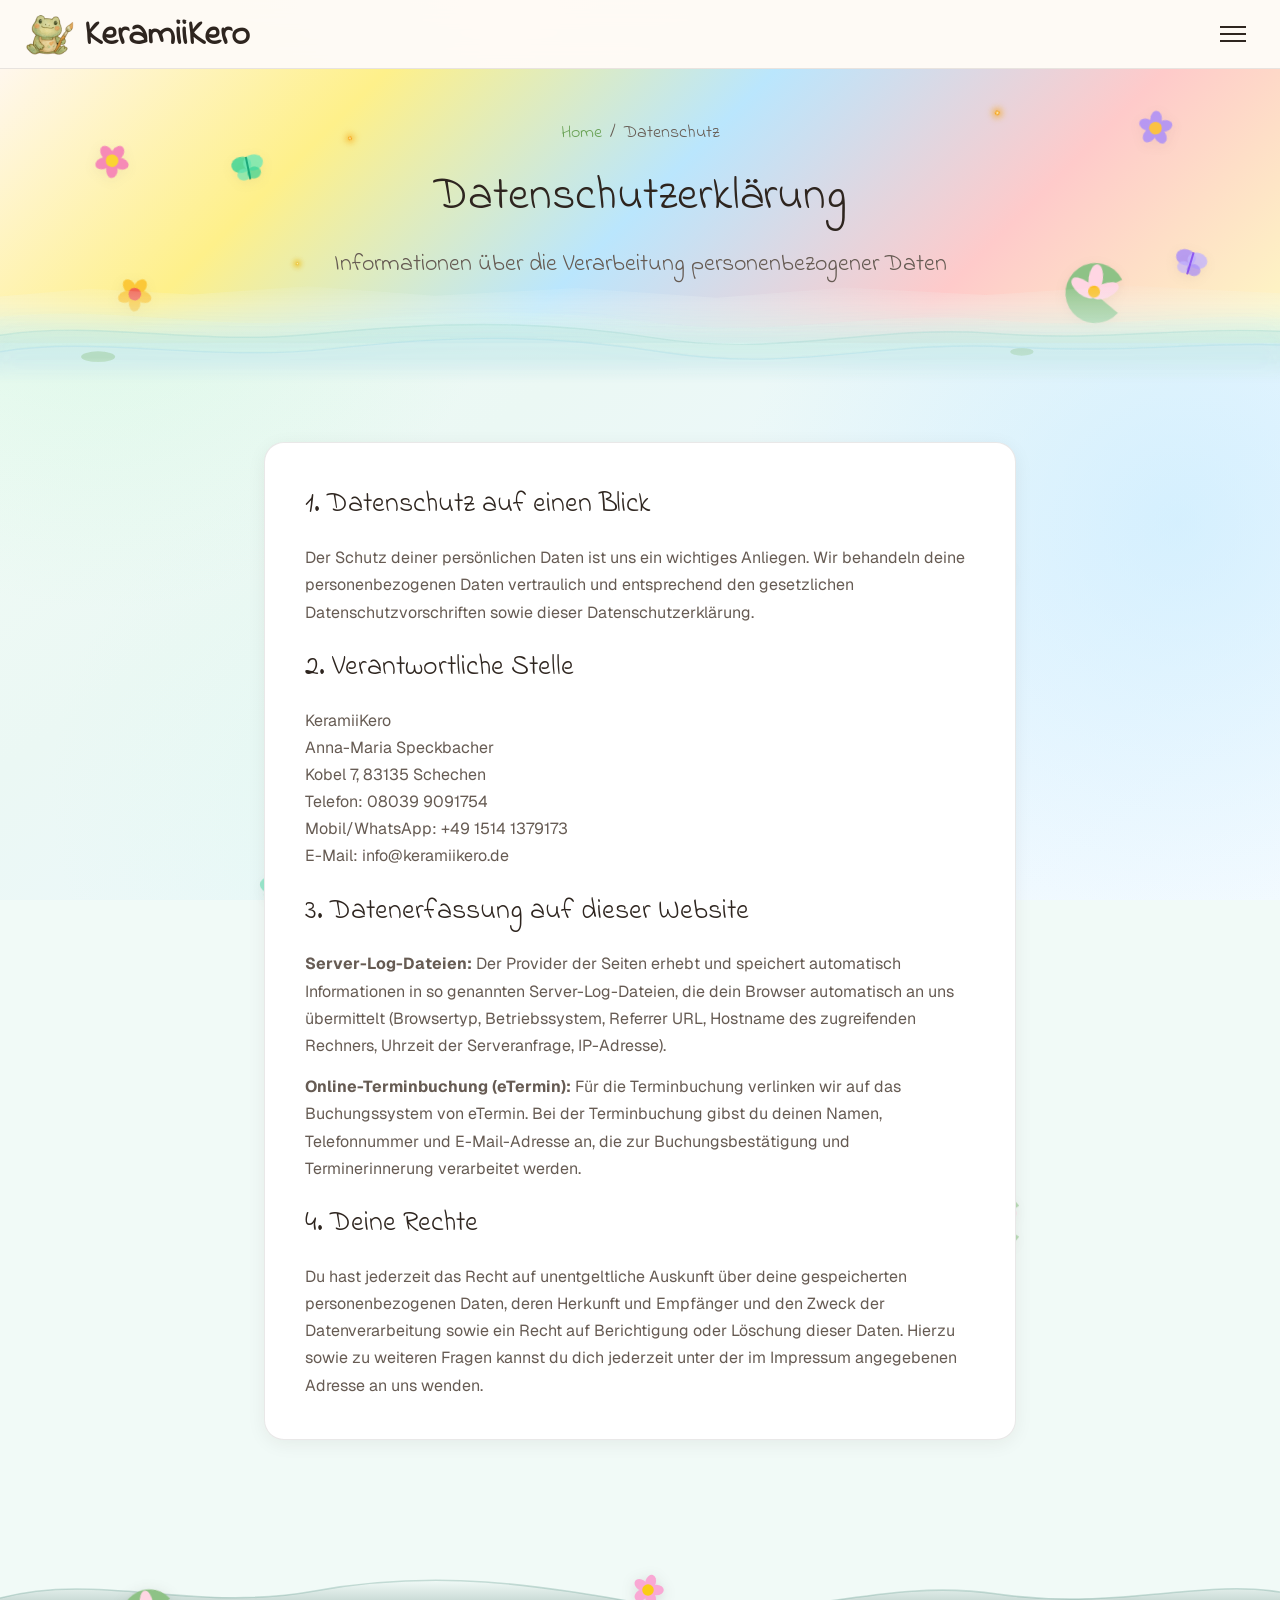
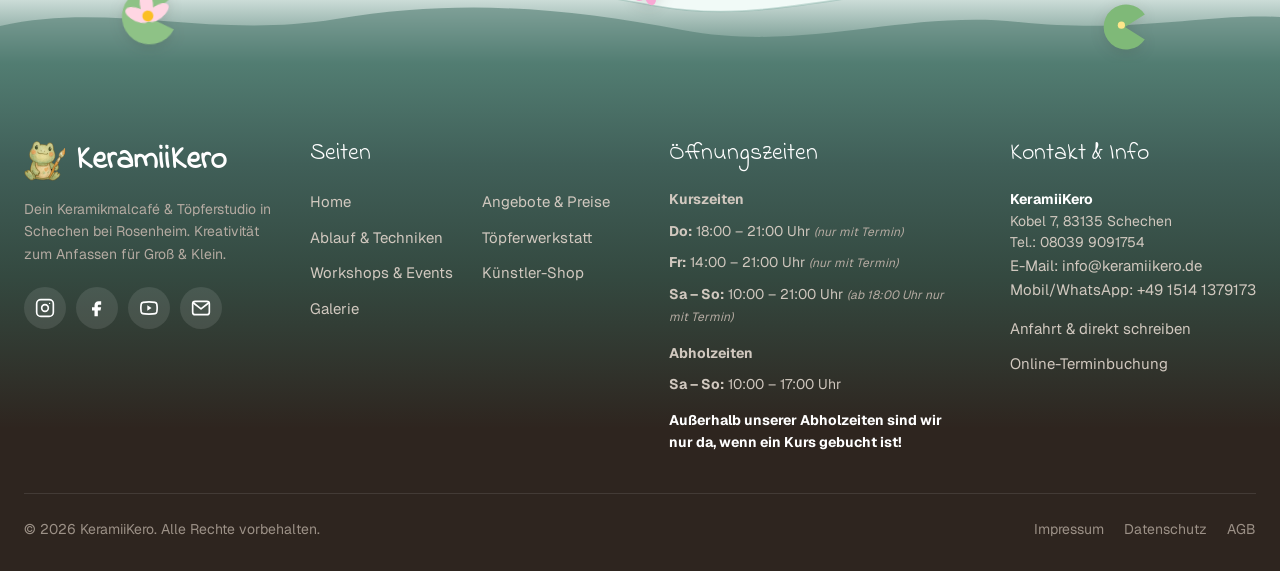
<file: datenschutz.html>
<!DOCTYPE html>
<html lang="de">

<head>
    <meta charset="UTF-8">
    <meta name="viewport" content="width=device-width, initial-scale=1.0, maximum-scale=5.0, user-scalable=yes">
    <title>Datenschutzerklärung | KeramiiKero</title>
    <link rel="stylesheet" href="css/keramiikero.css?v=20260929-4">
    <link rel="icon" href="images/kero-logo-final.webp" type="image/webp">
</head>

<body>

    <header>
        <nav class="nav-container">
            <a href="index.html" class="nav-logo" aria-label="KeramiiKero Startseite">
                <img src="images/logo.png" alt="KeramiiKero Logo">
                <span>KeramiiKero</span>
            </a>
            <div class="nav-links">
                <a href="angebote-preise.html">Angebote & Preise</a>
                <a href="ablauf-techniken.html">Ablauf & Techniken</a>
                <a href="toepferwerkstatt.html">Töpferwerkstatt</a>
                <a href="workshops-events.html">Workshops</a>
                <a href="kuenstler-shop.html">Künstler-Shop</a>
                <a href="kontakt.html">Kontakt</a>
            </div>
            <button class="menu-button" aria-label="Menü öffnen" aria-expanded="false">
                <span></span><span></span><span></span>
            </button>
        </nav>
        <div class="mobile-menu">
            <a href="angebote-preise.html">Angebote & Preise</a>
            <a href="ablauf-techniken.html">Ablauf & Techniken</a>
            <a href="toepferwerkstatt.html">Töpferwerkstatt</a>
            <a href="workshops-events.html">Workshops & Events</a>
            <a href="kuenstler-shop.html">Künstler-Shop</a>
            <a href="kontakt.html">Kontakt & FAQ</a>
        </div>
    </header>

    <main>
        <section class="subpage-hero">
            <div class="subpage-hero-container">
                <div class="breadcrumb">
                    <a href="index.html">Home</a> <span>/</span> <span>Datenschutz</span>
                </div>
                <h1 class="subpage-title">Datenschutzerklärung</h1>
                <p class="subpage-intro">Informationen über die Verarbeitung personenbezogener Daten</p>
            </div>
        </section>

        <!-- Wave Divider -->
        <svg class="wave-divider" viewBox="0 0 1200 80" preserveAspectRatio="none" aria-hidden="true">
            <path d="M0,32 C48,18 112,12 205,36 C360,76 530,62 690,34 C850,6 1040,70 1200,34 V80 H0 Z" fill="#fffaf5"></path>
        </svg>

        <section class="subpage-content" style="max-width: 800px;">
            <div style="background: #ffffff; border-radius: var(--radius-lg); border: 1px solid var(--color-border); padding: 40px; box-shadow: var(--shadow-soft);">
                <h2 style="font-size: 28px; margin-bottom: 16px;">1. Datenschutz auf einen Blick</h2>
                <p style="margin-bottom: 20px; color: var(--color-text-muted); line-height: 1.7;">
                    Der Schutz deiner persönlichen Daten ist uns ein wichtiges Anliegen. Wir behandeln deine personenbezogenen Daten vertraulich und entsprechend den gesetzlichen Datenschutzvorschriften sowie dieser Datenschutzerklärung.
                </p>

                <h2 style="font-size: 28px; margin-bottom: 16px;">2. Verantwortliche Stelle</h2>
                <p style="margin-bottom: 20px; color: var(--color-text-muted); line-height: 1.7;">
                    KeramiiKero<br>
                    Anna-Maria Speckbacher<br>
                    Kobel 7, 83135 Schechen<br>
                    Telefon: 08039 9091754<br>
                    Mobil/WhatsApp: +49 1514 1379173<br>
                    E-Mail: info@keramiikero.de
                </p>

                <h2 style="font-size: 28px; margin-bottom: 16px;">3. Datenerfassung auf dieser Website</h2>
                <p style="margin-bottom: 14px; color: var(--color-text-muted); line-height: 1.7;">
                    <strong>Server-Log-Dateien:</strong> Der Provider der Seiten erhebt und speichert automatisch Informationen in so genannten Server-Log-Dateien, die dein Browser automatisch an uns übermittelt (Browsertyp, Betriebssystem, Referrer URL, Hostname des zugreifenden Rechners, Uhrzeit der Serveranfrage, IP-Adresse).
                </p>
                <p style="margin-bottom: 20px; color: var(--color-text-muted); line-height: 1.7;">
                    <strong>Online-Terminbuchung (eTermin):</strong> Für die Terminbuchung verlinken wir auf das Buchungssystem von eTermin. Bei der Terminbuchung gibst du deinen Namen, Telefonnummer und E-Mail-Adresse an, die zur Buchungsbestätigung und Terminerinnerung verarbeitet werden.
                </p>

                <h2 style="font-size: 28px; margin-bottom: 16px;">4. Deine Rechte</h2>
                <p style="color: var(--color-text-muted); line-height: 1.7;">
                    Du hast jederzeit das Recht auf unentgeltliche Auskunft über deine gespeicherten personenbezogenen Daten, deren Herkunft und Empfänger und den Zweck der Datenverarbeitung sowie ein Recht auf Berichtigung oder Löschung dieser Daten. Hierzu sowie zu weiteren Fragen kannst du dich jederzeit unter der im Impressum angegebenen Adresse an uns wenden.
                </p>
            </div>
        </section>
    </main>

    <footer>
        <div class="footer-container">
            <div class="footer-brand">
                <a href="index.html" class="footer-logo">
                    <img src="images/logo.png" alt="KeramiiKero Logo" style="width: 42px; height: 42px;">
                    <span>KeramiiKero</span>
                </a>
                <p>Dein Keramikmalcafé & Töpferstudio in Schechen bei Rosenheim.</p>
            </div>
            <div class="footer-col">
                <h4>Navigation</h4>
                <ul>
                    <li><a href="index.html">Home</a></li>
                    <li><a href="angebote-preise.html">Angebote & Preise</a></li>
                    <li><a href="kontakt.html">Kontakt</a></li>
                </ul>
            </div>
            <div class="footer-col">
                <h4>Rechtliches</h4>
                <ul>
                    <li><a href="impressum.html">Impressum</a></li>
                    <li><a href="datenschutz.html">Datenschutz</a></li>
                    <li><a href="agb.html">AGB</a></li>
                </ul>
            </div>
        </div>
        <div class="footer-bottom">
            <p>&copy; 2026 KeramiiKero. Alle Rechte vorbehalten.</p>
        </div>
    </footer>

    <script src="js/keramiikero.js?v=20260929-4"></script>
</body>

</html>
</file>
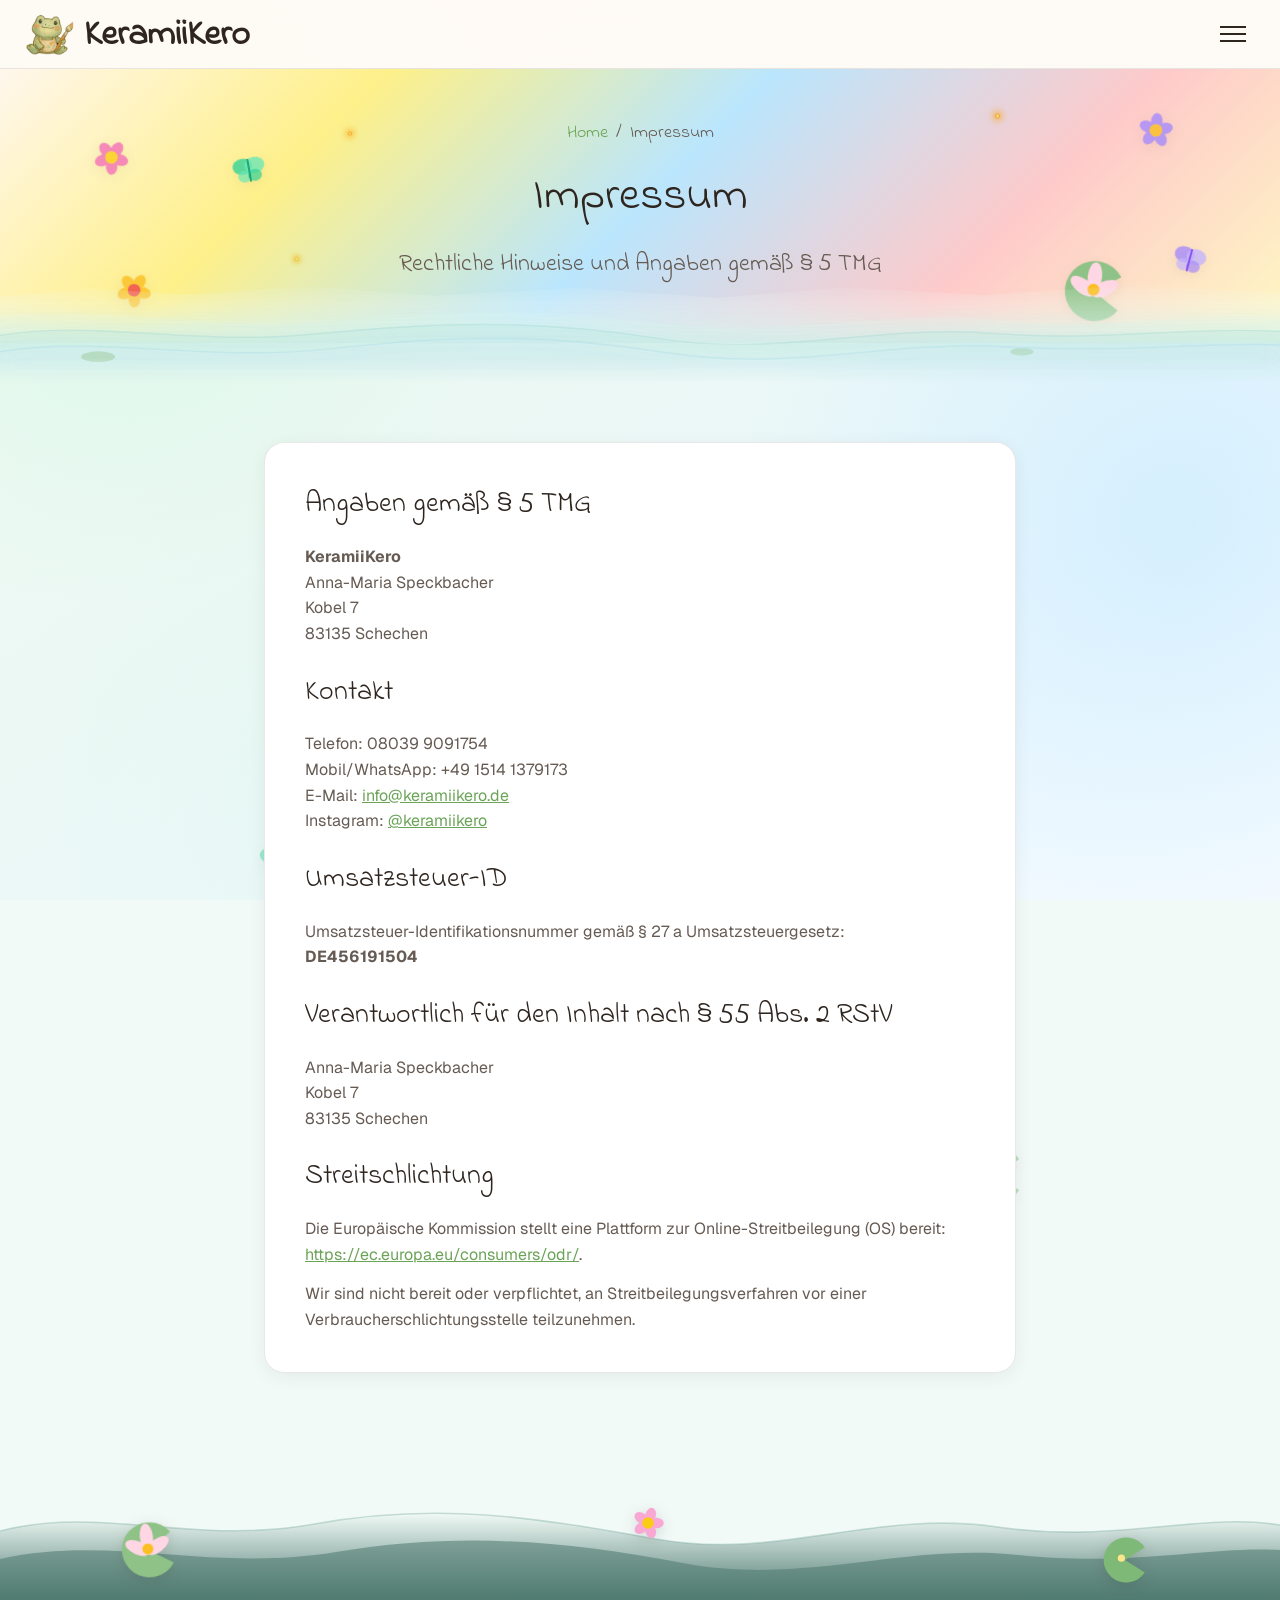
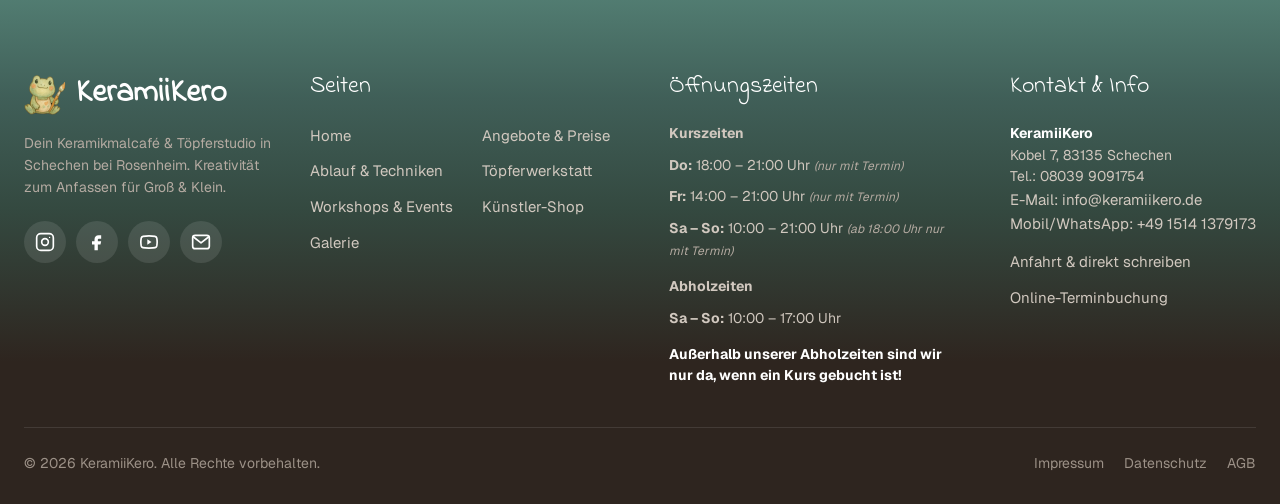
<file: impressum.html>
<!DOCTYPE html>
<html lang="de">

<head>
    <meta charset="UTF-8">
    <meta name="viewport" content="width=device-width, initial-scale=1.0, maximum-scale=5.0, user-scalable=yes">
    <title>Impressum | KeramiiKero</title>
    <link rel="stylesheet" href="css/keramiikero.css?v=20260929-4">
    <link rel="icon" href="images/kero-logo-final.webp" type="image/webp">
</head>

<body>

    <header>
        <nav class="nav-container">
            <a href="index.html" class="nav-logo" aria-label="KeramiiKero Startseite">
                <img src="images/logo.png" alt="KeramiiKero Logo">
                <span>KeramiiKero</span>
            </a>
            <div class="nav-links">
                <a href="angebote-preise.html">Angebote & Preise</a>
                <a href="ablauf-techniken.html">Ablauf & Techniken</a>
                <a href="toepferwerkstatt.html">Töpferwerkstatt</a>
                <a href="workshops-events.html">Workshops</a>
                <a href="kuenstler-shop.html">Künstler-Shop</a>
                <a href="kontakt.html">Kontakt</a>
            </div>
            <button class="menu-button" aria-label="Menü öffnen" aria-expanded="false">
                <span></span><span></span><span></span>
            </button>
        </nav>
        <div class="mobile-menu">
            <a href="angebote-preise.html">Angebote & Preise</a>
            <a href="ablauf-techniken.html">Ablauf & Techniken</a>
            <a href="toepferwerkstatt.html">Töpferwerkstatt</a>
            <a href="workshops-events.html">Workshops & Events</a>
            <a href="kuenstler-shop.html">Künstler-Shop</a>
            <a href="kontakt.html">Kontakt & FAQ</a>
        </div>
    </header>

    <main>
        <section class="subpage-hero">
            <div class="subpage-hero-container">
                <div class="breadcrumb">
                    <a href="index.html">Home</a> <span>/</span> <span>Impressum</span>
                </div>
                <h1 class="subpage-title">Impressum</h1>
                <p class="subpage-intro">Rechtliche Hinweise und Angaben gemäß § 5 TMG</p>
            </div>
        </section>

        <!-- Wave Divider -->
        <svg class="wave-divider" viewBox="0 0 1200 80" preserveAspectRatio="none" aria-hidden="true">
            <path d="M0,32 C48,18 112,12 205,36 C360,76 530,62 690,34 C850,6 1040,70 1200,34 V80 H0 Z" fill="#fffaf5"></path>
        </svg>

        <section class="subpage-content" style="max-width: 800px;">
            <div style="background: #ffffff; border-radius: var(--radius-lg); border: 1px solid var(--color-border); padding: 40px; box-shadow: var(--shadow-soft);">
                <h2 style="font-size: 28px; margin-bottom: 16px;">Angaben gemäß § 5 TMG</h2>
                <p style="margin-bottom: 24px; color: var(--color-text-muted);">
                    <strong>KeramiiKero</strong><br>
                    Anna-Maria Speckbacher<br>
                    Kobel 7<br>
                    83135 Schechen
                </p>

                <h2 style="font-size: 28px; margin-bottom: 16px;">Kontakt</h2>
                <p style="margin-bottom: 24px; color: var(--color-text-muted);">
                    Telefon: 08039 9091754<br>
                    Mobil/WhatsApp: +49 1514 1379173<br>
                    E-Mail: <a href="mailto:info@keramiikero.de" style="color: var(--color-primary-dark); text-decoration: underline;">info@keramiikero.de</a><br>
                    Instagram: <a href="https://www.instagram.com/keramiikero" target="_blank" rel="noopener noreferrer" style="color: var(--color-primary-dark); text-decoration: underline;">@keramiikero</a>
                </p>

                <h2 style="font-size: 28px; margin-bottom: 16px;">Umsatzsteuer-ID</h2>
                <p style="margin-bottom: 24px; color: var(--color-text-muted);">
                    Umsatzsteuer-Identifikationsnummer gemäß § 27 a Umsatzsteuergesetz:<br>
                    <strong>DE456191504</strong>
                </p>

                <h2 style="font-size: 28px; margin-bottom: 16px;">Verantwortlich für den Inhalt nach § 55 Abs. 2 RStV</h2>
                <p style="margin-bottom: 24px; color: var(--color-text-muted);">
                    Anna-Maria Speckbacher<br>
                    Kobel 7<br>
                    83135 Schechen
                </p>

                <h2 style="font-size: 28px; margin-bottom: 16px;">Streitschlichtung</h2>
                <p style="margin-bottom: 14px; color: var(--color-text-muted);">
                    Die Europäische Kommission stellt eine Plattform zur Online-Streitbeilegung (OS) bereit: <a href="https://ec.europa.eu/consumers/odr/" target="_blank" rel="noopener noreferrer" style="color: var(--color-primary-dark); text-decoration: underline;">https://ec.europa.eu/consumers/odr/</a>.
                </p>
                <p style="color: var(--color-text-muted);">
                    Wir sind nicht bereit oder verpflichtet, an Streitbeilegungsverfahren vor einer Verbraucherschlichtungsstelle teilzunehmen.
                </p>
            </div>
        </section>
    </main>

    <footer>
        <div class="footer-container">
            <div class="footer-brand">
                <a href="index.html" class="footer-logo">
                    <img src="images/logo.png" alt="KeramiiKero Logo" style="width: 42px; height: 42px;">
                    <span>KeramiiKero</span>
                </a>
                <p>Dein Keramikmalcafé & Töpferstudio in Schechen bei Rosenheim.</p>
            </div>
            <div class="footer-col">
                <h4>Navigation</h4>
                <ul>
                    <li><a href="index.html">Home</a></li>
                    <li><a href="angebote-preise.html">Angebote & Preise</a></li>
                    <li><a href="kontakt.html">Kontakt</a></li>
                </ul>
            </div>
            <div class="footer-col">
                <h4>Rechtliches</h4>
                <ul>
                    <li><a href="impressum.html">Impressum</a></li>
                    <li><a href="datenschutz.html">Datenschutz</a></li>
                    <li><a href="agb.html">AGB</a></li>
                </ul>
            </div>
        </div>
        <div class="footer-bottom">
            <p>&copy; 2026 KeramiiKero. Alle Rechte vorbehalten.</p>
        </div>
    </footer>

    <script src="js/keramiikero.js?v=20260929-4"></script>
</body>

</html>
</file>
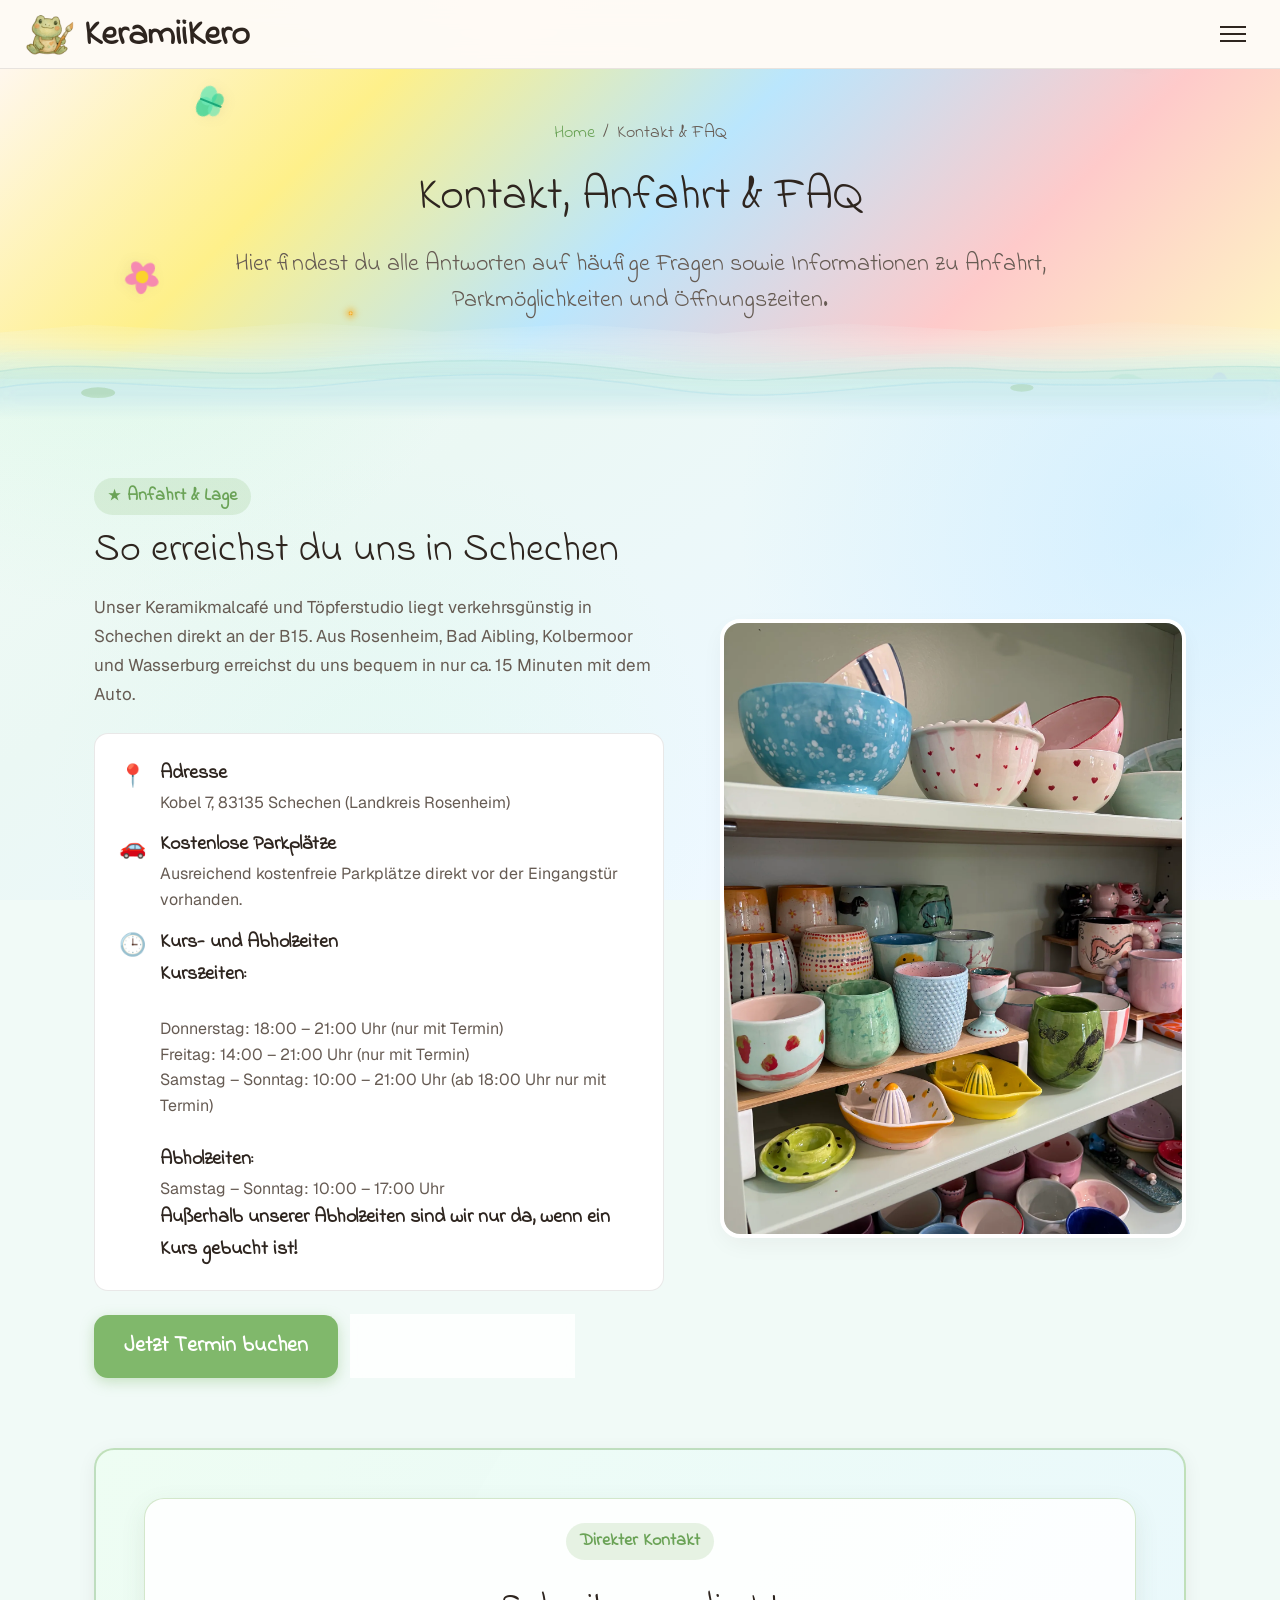
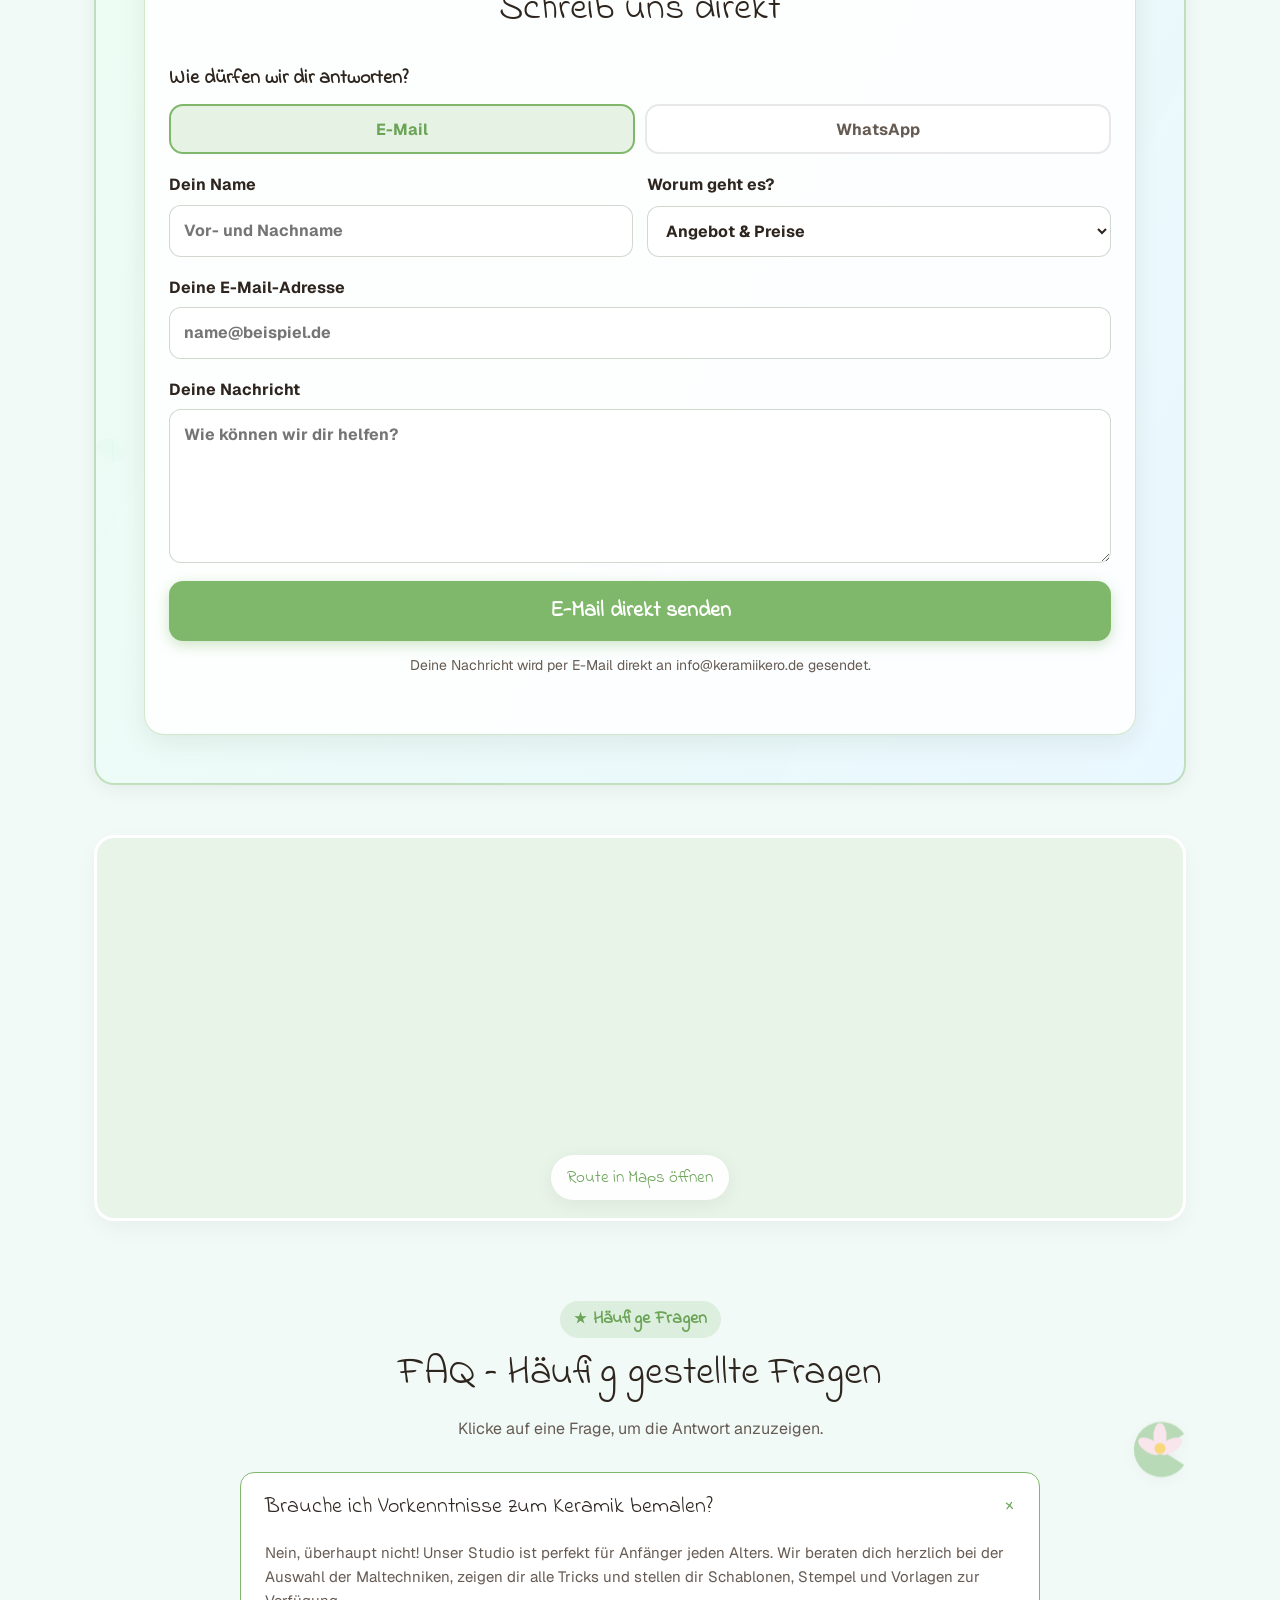
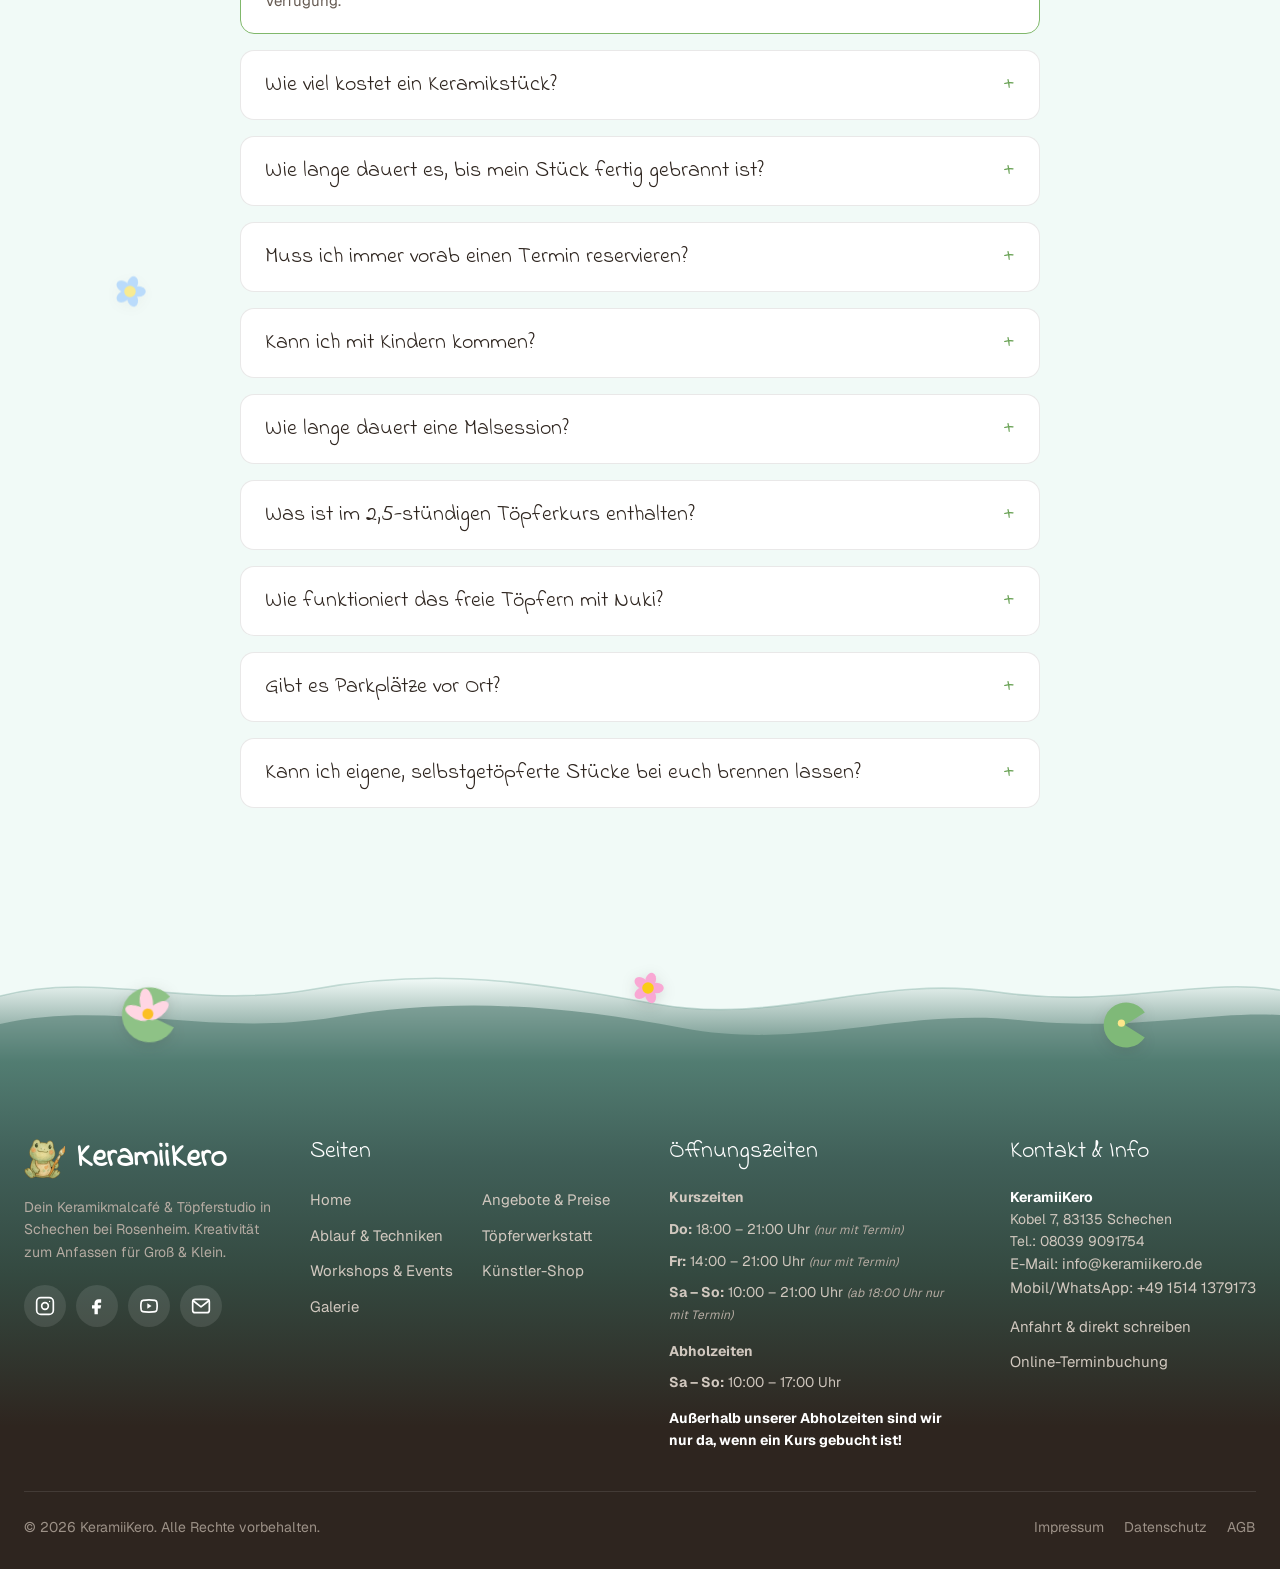
<file: kontakt.html>
<!DOCTYPE html>
<html lang="de">

<head>
    <meta charset="UTF-8">
    <meta name="viewport" content="width=device-width, initial-scale=1.0, maximum-scale=5.0, user-scalable=yes">
    <meta name="description" content="Kontakt & Anfahrt zu KeramiiKero in Schechen. Öffnungszeiten, Anfahrtsbeschreibung ab Rosenheim & Kolbermoor sowie häufig gestellte Fragen (FAQ).">
    <title>Kontakt, Anfahrt & FAQ | KeramiiKero</title>
    <link rel="stylesheet" href="css/keramiikero.css?v=20260929-4">
    <link rel="icon" href="images/kero-logo-final.webp" type="image/webp">
</head>

<body>

    <header>
        <nav class="nav-container">
            <a href="index.html" class="nav-logo" aria-label="KeramiiKero Startseite">
                <img src="images/logo.png" alt="KeramiiKero Logo">
                <span>KeramiiKero</span>
            </a>
            <div class="nav-links">
                <a href="angebote-preise.html">Angebote & Preise</a>
                <a href="ablauf-techniken.html">Ablauf & Techniken</a>
                <a href="toepferwerkstatt.html">Töpferwerkstatt</a>
                <a href="workshops-events.html">Workshops</a>
                <a href="kuenstler-shop.html">Künstler-Shop</a>
                <a href="kontakt.html" class="active">Kontakt</a>
            </div>
            <button class="menu-button" aria-label="Menü öffnen" aria-expanded="false">
                <span></span><span></span><span></span>
            </button>
        </nav>
        <div class="mobile-menu">
            <a href="angebote-preise.html">Angebote & Preise</a>
            <a href="ablauf-techniken.html">Ablauf & Techniken</a>
            <a href="toepferwerkstatt.html">Töpferwerkstatt</a>
            <a href="workshops-events.html">Workshops & Events</a>
            <a href="kuenstler-shop.html">Künstler-Shop</a>
            <a href="kontakt.html" class="active">Kontakt & FAQ</a>
        </div>
    </header>

    <main>
        <section class="subpage-hero">
            <div class="subpage-hero-container">
                <div class="breadcrumb">
                    <a href="index.html">Home</a> <span>/</span> <span>Kontakt & FAQ</span>
                </div>
                <h1 class="subpage-title">Kontakt, Anfahrt & FAQ</h1>
                <p class="subpage-intro">
                    Hier findest du alle Antworten auf häufige Fragen sowie Informationen zu Anfahrt, Parkmöglichkeiten und Öffnungszeiten.
                </p>
            </div>
        </section>

        <!-- Wave Divider -->
        <svg class="wave-divider" viewBox="0 0 1200 80" preserveAspectRatio="none" aria-hidden="true">
            <path d="M0,32 C48,18 112,12 205,36 C360,76 530,62 690,34 C850,6 1040,70 1200,34 V80 H0 Z" fill="#fffaf5"></path>
        </svg>

        <section class="subpage-content">

            <!-- Studio Info & Location Grid -->
            <div class="about-container" style="margin-bottom: 70px;">
                <div class="about-text-content">
                    <span class="section-tag">Anfahrt & Lage</span>
                    <h2 class="section-title">So erreichst du uns in Schechen</h2>
                    <p class="about-text">
                        Unser Keramikmalcafé und Töpferstudio liegt verkehrsgünstig in Schechen direkt an der B15. Aus Rosenheim, Bad Aibling, Kolbermoor und Wasserburg erreichst du uns bequem in nur ca. 15 Minuten mit dem Auto.
                    </p>

                    <div style="background: #ffffff; border: 1px solid var(--color-border); border-radius: var(--radius-md); padding: 24px; margin-bottom: 24px;">
                        <div class="contact-info-row" style="margin-bottom: 14px;">
                            <span style="font-size: 22px;">📍</span>
                            <div>
                                <strong>Adresse</strong>
                                <p>Kobel 7, 83135 Schechen (Landkreis Rosenheim)</p>
                            </div>
                        </div>
                        <div class="contact-info-row" style="margin-bottom: 14px;">
                            <span style="font-size: 22px;">🚗</span>
                            <div>
                                <strong>Kostenlose Parkplätze</strong>
                                <p>Ausreichend kostenfreie Parkplätze direkt vor der Eingangstür vorhanden.</p>
                            </div>
                        </div>
                        <div class="contact-info-row">
                            <span style="font-size: 22px;">🕒</span>
                            <div>
                                <strong>Kurs- und Abholzeiten</strong>
                                <p>
                                    <strong>Kurszeiten:</strong><br>
                                    Donnerstag: 18:00 – 21:00 Uhr (nur mit Termin)<br>
                                    Freitag: 14:00 – 21:00 Uhr (nur mit Termin)<br>
                                    Samstag – Sonntag: 10:00 – 21:00 Uhr (ab 18:00 Uhr nur mit Termin)<br><br>
                                    <strong>Abholzeiten:</strong> Samstag – Sonntag: 10:00 – 17:00 Uhr<br>
                                    <strong>Außerhalb unserer Abholzeiten sind wir nur da, wenn ein Kurs gebucht ist!</strong>
                                </p>
                            </div>
                        </div>
                    </div>

                    <div class="map-nav-buttons">
                        <a href="https://www.etermin.net/keramiikero" target="_blank" rel="noopener noreferrer" class="btn-primary">
                            Jetzt Termin buchen
                        </a>
                        <button type="button" class="btn-secondary map-choice-trigger">Route in Maps öffnen</button>
                    </div>
                </div>

                <div class="about-image-wrap">
                    <img src="images/IMG_1238.webp" alt="Außenansicht KeramiiKero Studio Schechen">
                </div>
            </div>

            <section class="direct-contact-box" id="direkt-kontakt" aria-labelledby="direct-contact-title">
                <form class="direct-contact-form" id="direct-contact-form">
                    <div class="direct-contact-form-heading">
                    <span class="section-tag contact-section-tag">Direkter Kontakt</span>
                    <h2 id="direct-contact-title">Schreib uns direkt</h2>
                    </div>
                    <fieldset class="contact-channel-picker">
                        <legend>Wie dürfen wir dir antworten?</legend>
                        <label class="contact-channel-option">
                            <input type="radio" name="contact-channel" value="email" checked>
                            <span>E-Mail</span>
                        </label>
                        <label class="contact-channel-option">
                            <input type="radio" name="contact-channel" value="whatsapp">
                            <span>WhatsApp</span>
                        </label>
                    </fieldset>

                    <div class="contact-form-row">
                        <label>
                            <span>Dein Name</span>
                            <input type="text" name="contact-name" autocomplete="name" required placeholder="Vor- und Nachname">
                        </label>
                        <label>
                            <span>Worum geht es?</span>
                            <select name="contact-topic">
                                <option>Angebot & Preise</option>
                                <option>Keramik bemalen</option>
                                <option>Töpferkurs</option>
                                <option>Geburtstag oder Feier</option>
                                <option>Sonstige Frage</option>
                            </select>
                        </label>
                    </div>

                    <label class="contact-identity-field contact-email-field">
                        <span>Deine E-Mail-Adresse</span>
                        <input type="email" name="contact-email" autocomplete="email" required placeholder="name@beispiel.de">
                    </label>

                    <label class="contact-identity-field contact-phone-field" hidden>
                        <span>Deine Telefonnummer</span>
                        <input type="tel" name="contact-phone" autocomplete="tel" placeholder="z. B. 0176 12345678">
                    </label>

                    <label class="contact-message-field">
                        <span>Deine Nachricht</span>
                        <textarea name="contact-message" rows="5" required placeholder="Wie können wir dir helfen?"></textarea>
                    </label>

                    <button type="submit" class="btn-primary contact-submit">E-Mail direkt senden</button>
                    <p class="contact-send-note">Deine Nachricht wird per E-Mail direkt an info@keramiikero.de gesendet.</p>
                    <p class="contact-form-status" role="status" aria-live="polite"></p>
                </form>
            </section>

            <section class="map-section" aria-labelledby="map-title">
                <div class="map-container">
                    <h2 id="map-title" class="sr-only">Standort von KeramiiKero in Schechen</h2>
                    <div class="map-iframe-wrap loaded">
                        <iframe src="https://www.google.com/maps?q=Kobel%207%2C%2083135%20Schechen&amp;output=embed" title="Karte: KeramiiKero Schechen" loading="lazy" allowfullscreen aria-label="Kartenansicht des KeramiiKero Studios in Schechen"></iframe>
                        <button type="button" class="map-choice-trigger map-overlay-choice">Route in Maps öffnen</button>
                    </div>
                </div>
            </section>

            <dialog class="map-app-dialog" id="map-app-dialog" aria-labelledby="map-app-title">
                <div class="map-app-dialog-inner">
                    <button type="button" class="map-dialog-close" aria-label="Auswahl schließen">×</button>
                    <span class="map-dialog-icon" aria-hidden="true">📍</span>
                    <h2 id="map-app-title">Wo möchtest du die Route öffnen?</h2>
                    <p>Kobel 7, 83135 Schechen</p>
                    <div class="map-app-options">
                        <a href="https://www.google.com/maps/dir/?api=1&amp;destination=Kobel+7%2C+83135+Schechen" target="_blank" rel="noopener noreferrer">
                            <span aria-hidden="true">🗺️</span><strong>Google Maps</strong><small>Route direkt in Maps öffnen</small>
                        </a>
                        <a href="https://maps.apple.com/?daddr=Kobel+7%2C+83135+Schechen&amp;dirflg=d" target="_blank" rel="noopener noreferrer">
                            <span aria-hidden="true"></span><strong>Apple Karten</strong><small>Route direkt in Karten öffnen</small>
                        </a>
                    </div>
                    <div class="map-dialog-tools">
                        <button type="button" class="map-copy-address">Adresse kopieren</button>
                    </div>
                    <p class="map-copy-status" role="status" aria-live="polite"></p>
                </div>
            </dialog>

            <!-- FAQ Section -->
            <div id="faq" style="text-align: center; max-width: 700px; margin: 80px auto 30px;">
                <span class="section-tag">Häufige Fragen</span>
                <h2 class="section-title">FAQ – Häufig gestellte Fragen</h2>
                <p style="color: var(--color-text-muted); font-size: 16px;">Klicke auf eine Frage, um die Antwort anzuzeigen.</p>
            </div>

            <div class="faq-list">

                <!-- FAQ 1 -->
                <div class="faq-item open">
                    <button class="faq-question">
                        <span>Brauche ich Vorkenntnisse zum Keramik bemalen?</span>
                        <span class="faq-toggle-icon">+</span>
                    </button>
                    <div class="faq-answer">
                        Nein, überhaupt nicht! Unser Studio ist perfekt für Anfänger jeden Alters. Wir beraten dich herzlich bei der Auswahl der Maltechniken, zeigen dir alle Tricks und stellen dir Schablonen, Stempel und Vorlagen zur Verfügung.
                    </div>
                </div>

                <!-- FAQ 2 -->
                <div class="faq-item">
                    <button class="faq-question">
                        <span>Wie viel kostet ein Keramikstück?</span>
                        <span class="faq-toggle-icon">+</span>
                    </button>
                    <div class="faq-answer">
                        Die Preise variieren je nach Rohling. Kleine Tassen oder Untersetzer starten ab ca. 8 €, größere Schalen, Teller oder Vasen ab ca. 15 €. Der Mindestumsatz pro Malplatz beträgt 15 €. Alle Farben, Pinsel, Transparentglasur und das professionelle Brennen sind im Preis bereits enthalten!
                    </div>
                </div>

                <!-- FAQ 3 -->
                <div class="faq-item">
                    <button class="faq-question">
                        <span>Wie lange dauert es, bis mein Stück fertig gebrannt ist?</span>
                        <span class="faq-toggle-icon">+</span>
                    </button>
                    <div class="faq-answer">
                        Nach deinem Malbesuch glasieren wir dein Kunstwerk von Hand und brennen es bei über 1.000 °C im Brennofen. Dieser sorgfältige Prozess dauert ca. 5–7 Werktage. Den voraussichtlichen Abholtermin vermerken wir auf deinem Abholschein.
                    </div>
                </div>

                <!-- FAQ 4 -->
                <div class="faq-item">
                    <button class="faq-question">
                        <span>Muss ich immer vorab einen Termin reservieren?</span>
                        <span class="faq-toggle-icon">+</span>
                    </button>
                    <div class="faq-answer">
                        Ja. Unsere Angebote finden ausschließlich zu den veröffentlichten Kurszeiten und mit Termin statt. So können wir deinen Platz und alle benötigten Materialien zuverlässig vorbereiten.
                    </div>
                </div>

                <!-- FAQ 5 -->
                <div class="faq-item">
                    <button class="faq-question">
                        <span>Kann ich mit Kindern kommen?</span>
                        <span class="faq-toggle-icon">+</span>
                    </button>
                    <div class="faq-answer">
                        Ja, sehr gerne! Kinder lieben das Keramik bemalen. Alle unsere Farben (außer Spezial-Kristallglasuren) sind absolut ungiftig, lebensmittelecht und lassen sich problemlos aus Kleidung auswaschen. Für die ganz Kleinen bieten wir auch Hand- und Fußabdrücke auf Tellern oder Tassen an.
                    </div>
                </div>

                <!-- FAQ 6 -->
                <div class="faq-item">
                    <button class="faq-question">
                        <span>Wie lange dauert eine Malsession?</span>
                        <span class="faq-toggle-icon">+</span>
                    </button>
                    <div class="faq-answer">
                        Ein Timeslot beträgt bis zu 3 Stunden. Das ist reichlich Zeit, um gemütlich anzukommen, eine Tasse Kaffee zu trinken und ganz ohne Zeitdruck dein Keramikstück zu bemalen. Die meisten Besucher sind nach etwa 2 Stunden glücklich fertig.
                    </div>
                </div>

                <!-- FAQ 7 -->
                <div class="faq-item">
                    <button class="faq-question">
                        <span>Was ist im 2,5-stündigen Töpferkurs enthalten?</span>
                        <span class="faq-toggle-icon">+</span>
                    </button>
                    <div class="faq-answer">
                        Der Drehscheiben-Kurs kostet 75 € pro Person und beinhaltet eine persönliche Schritt-für-Schritt-Anleitung an der elektrischen Töpferscheibe. Der Ton inklusive beider Brände (Schrüh- und Hochbrand) sowie die Endglasur werden nach Verbrauch fair mit 16 € pro Kilo abgerechnet.
                    </div>
                </div>

                <!-- FAQ 8 -->
                <div class="faq-item">
                    <button class="faq-question">
                        <span>Wie funktioniert das freie Töpfern mit Nuki?</span>
                        <span class="faq-toggle-icon">+</span>
                    </button>
                    <div class="faq-answer">
                        Nach einer kurzen Einführung erhältst du deinen persönlichen Zahlencode für unser Nuki Smartlock-System. Damit kannst du die voll ausgestattete Werkstatt 24/7 flexibel für 10 € pro Stunde nutzen.
                    </div>
                </div>

                <!-- FAQ 9 -->
                <div class="faq-item">
                    <button class="faq-question">
                        <span>Gibt es Parkplätze vor Ort?</span>
                        <span class="faq-toggle-icon">+</span>
                    </button>
                    <div class="faq-answer">
                        Ja! Direkt vor unserem Studio in Schechen stehen dir zahlreiche kostenfreie Parkplätze zur Verfügung.
                    </div>
                </div>

                <!-- FAQ 10 -->
                <div class="faq-item">
                    <button class="faq-question">
                        <span>Kann ich eigene, selbstgetöpferte Stücke bei euch brennen lassen?</span>
                        <span class="faq-toggle-icon">+</span>
                    </button>
                    <div class="faq-answer">
                        Ja, wir bieten einen externen Brennservice an: Schrühbrand für 6 € / kg Ton und Hochbrand für 8 € / kg Ton. Alternativ kann auch der gesamte 130-Liter-Ofen für 70–80 € exklusiv gemietet werden.
                    </div>
                </div>

            </div>

        </section>
    </main>

    <footer>
        <div class="footer-container">
            <div class="footer-brand">
                <a href="index.html" class="footer-logo">
                    <img src="images/logo.png" alt="KeramiiKero Logo" style="width: 42px; height: 42px;">
                    <span>KeramiiKero</span>
                </a>
                <p>Dein Keramikmalcafé & Töpferstudio in Schechen bei Rosenheim.</p>
            </div>
            <div class="footer-col">
                <h4>Navigation</h4>
                <ul>
                    <li><a href="index.html">Home</a></li>
                    <li><a href="angebote-preise.html">Angebote & Preise</a></li>
                    <li><a href="toepferwerkstatt.html">Töpferwerkstatt</a></li>
                    <li><a href="kontakt.html">Kontakt & Anfahrt</a></li>
                </ul>
            </div>
            <div class="footer-col">
                <h4>Öffnungszeiten</h4>
                <ul>
                    <li>Mi – Fr: 14:00 – 18:00 Uhr</li>
                    <li>Sa & So: 10:00 – 17:00 Uhr</li>
                </ul>
            </div>
            <div class="footer-col">
                <h4>Rechtliches</h4>
                <ul>
                    <li><a href="impressum.html">Impressum</a></li>
                    <li><a href="datenschutz.html">Datenschutz</a></li>
                    <li><a href="agb.html">AGB</a></li>
                </ul>
            </div>
        </div>
        <div class="footer-bottom">
            <p>&copy; 2026 KeramiiKero. Alle Rechte vorbehalten.</p>
        </div>
    </footer>

    <script src="js/keramiikero.js?v=20260929-4"></script>
</body>

</html>
</file>
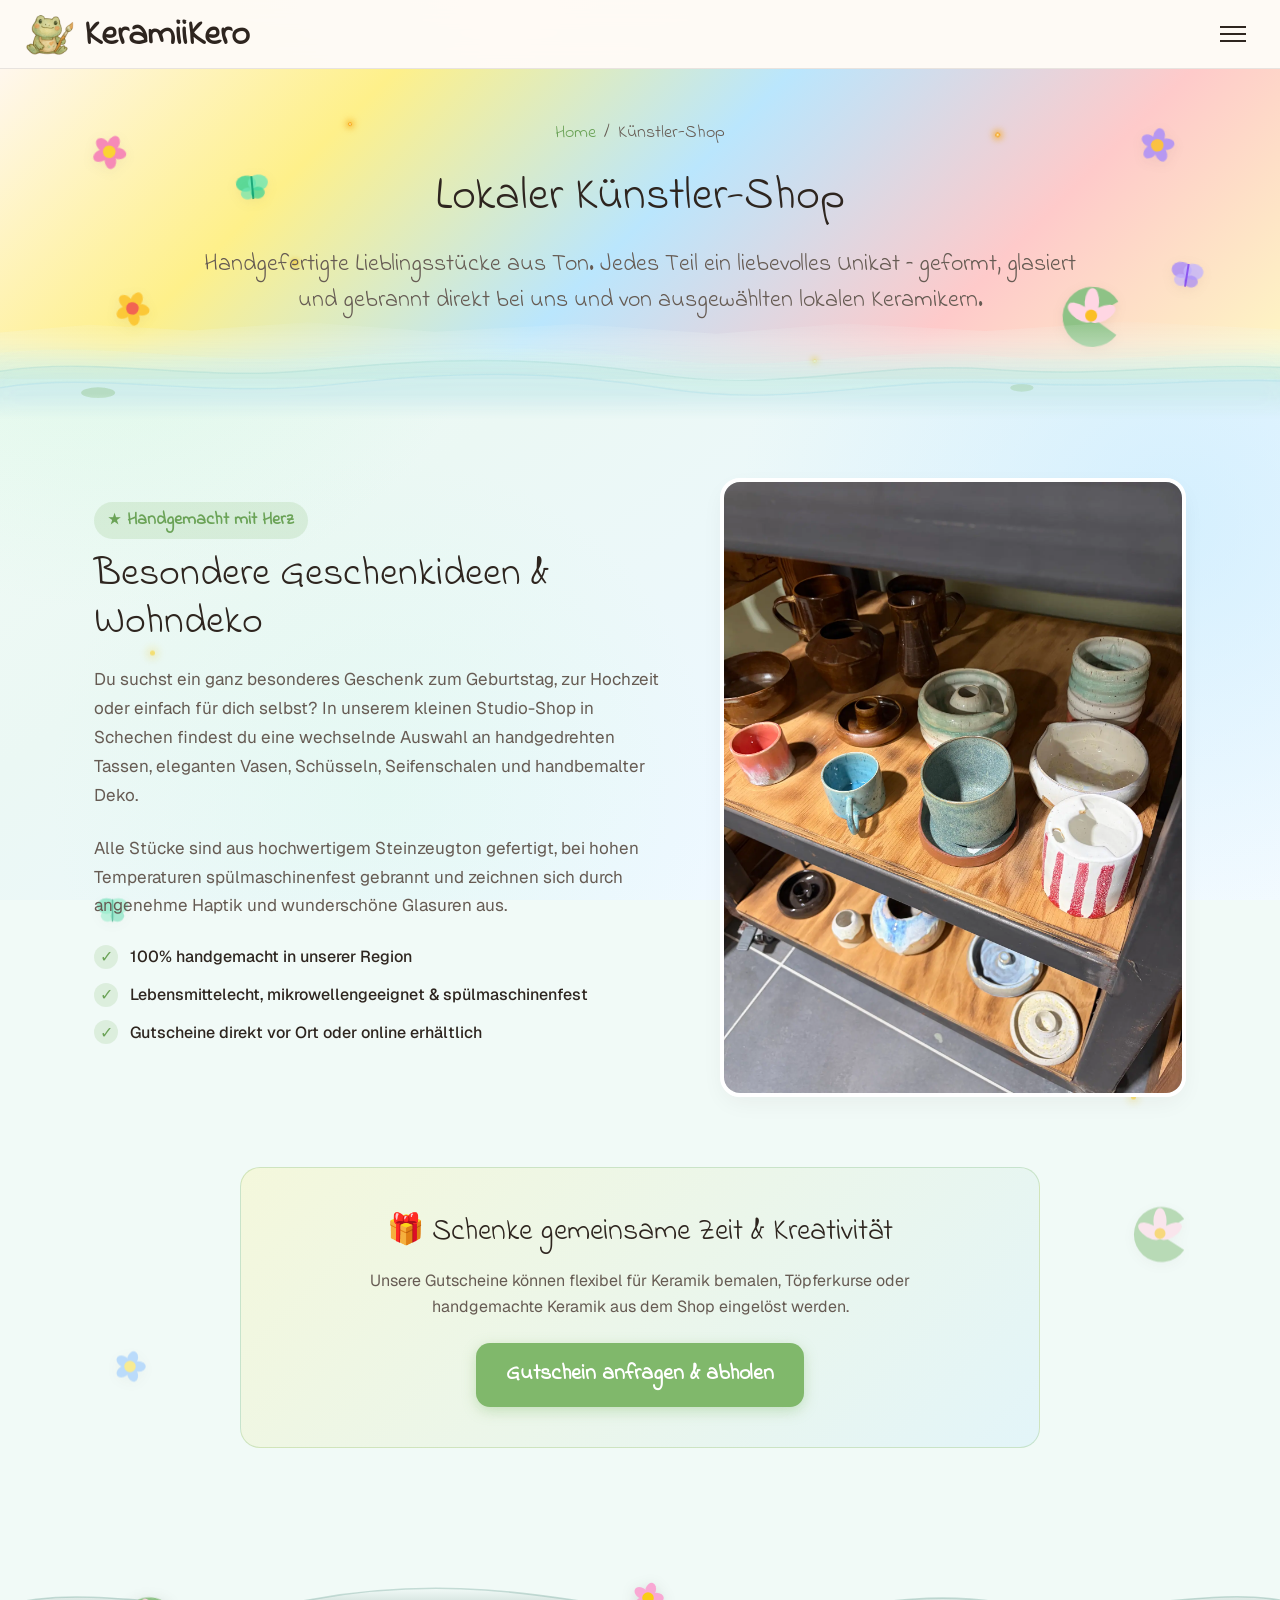
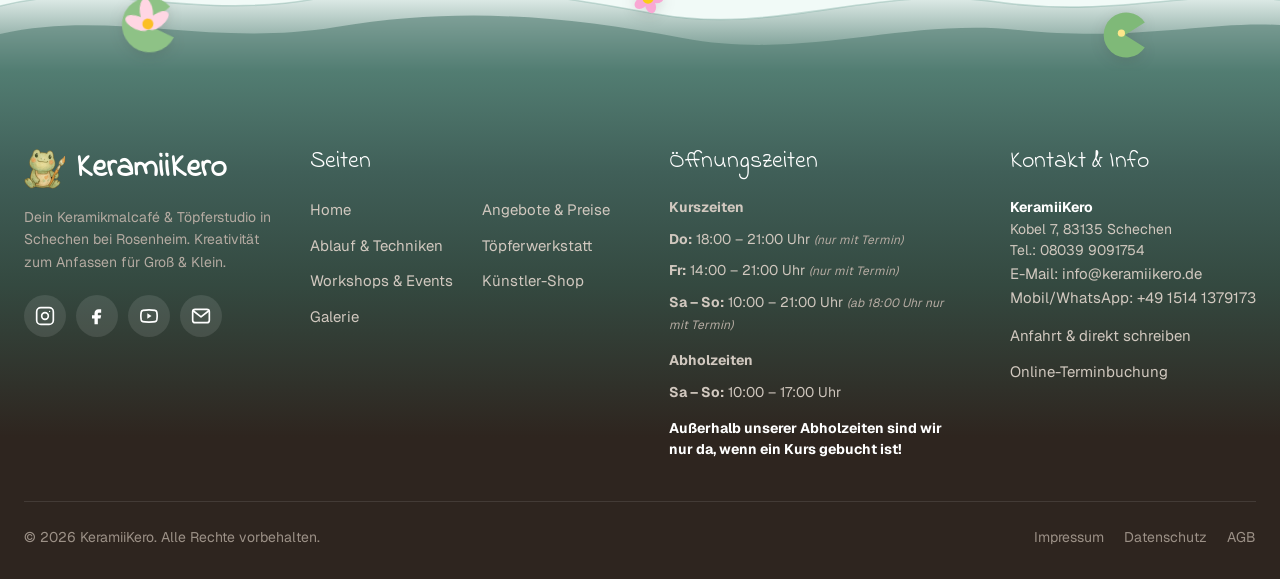
<file: kuenstler-shop.html>
<!DOCTYPE html>
<html lang="de">

<head>
    <meta charset="UTF-8">
    <meta name="viewport" content="width=device-width, initial-scale=1.0, maximum-scale=5.0, user-scalable=yes">
    <meta name="description" content="Lokaler Künstler-Shop im KeramiiKero in Schechen. Handgemachte Keramik, Unikate, Tassen und Vasen aus der Region.">
    <title>Künstler-Shop | KeramiiKero</title>
    <link rel="stylesheet" href="css/keramiikero.css?v=20260929-4">
    <link rel="icon" href="images/kero-logo-final.webp" type="image/webp">
</head>

<body>

    <header>
        <nav class="nav-container">
            <a href="index.html" class="nav-logo" aria-label="KeramiiKero Startseite">
                <img src="images/logo.png" alt="KeramiiKero Logo">
                <span>KeramiiKero</span>
            </a>
            <div class="nav-links">
                <a href="angebote-preise.html">Angebote & Preise</a>
                <a href="ablauf-techniken.html">Ablauf & Techniken</a>
                <a href="toepferwerkstatt.html">Töpferwerkstatt</a>
                <a href="workshops-events.html">Workshops</a>
                <a href="kuenstler-shop.html" class="active">Künstler-Shop</a>
                <a href="kontakt.html">Kontakt</a>
            </div>
            <button class="menu-button" aria-label="Menü öffnen" aria-expanded="false">
                <span></span><span></span><span></span>
            </button>
        </nav>
        <div class="mobile-menu">
            <a href="angebote-preise.html">Angebote & Preise</a>
            <a href="ablauf-techniken.html">Ablauf & Techniken</a>
            <a href="toepferwerkstatt.html">Töpferwerkstatt</a>
            <a href="workshops-events.html">Workshops & Events</a>
            <a href="kuenstler-shop.html" class="active">Künstler-Shop</a>
            <a href="kontakt.html">Kontakt & FAQ</a>
        </div>
    </header>

    <main>
        <section class="subpage-hero">
            <div class="subpage-hero-container">
                <div class="breadcrumb">
                    <a href="index.html">Home</a> <span>/</span> <span>Künstler-Shop</span>
                </div>
                <h1 class="subpage-title">Lokaler Künstler-Shop</h1>
                <p class="subpage-intro">
                    Handgefertigte Lieblingsstücke aus Ton. Jedes Teil ein liebevolles Unikat – geformt, glasiert und gebrannt direkt bei uns und von ausgewählten lokalen Keramikern.
                </p>
            </div>
        </section>

        <!-- Wave Divider -->
        <svg class="wave-divider" viewBox="0 0 1200 80" preserveAspectRatio="none" aria-hidden="true">
            <path d="M0,32 C48,18 112,12 205,36 C360,76 530,62 690,34 C850,6 1040,70 1200,34 V80 H0 Z" fill="#fffaf5"></path>
        </svg>

        <section class="subpage-content">

            <!-- Shop Intro 2-Column -->
            <div class="about-container" style="margin-bottom: 70px;">
                <div class="about-text-content">
                    <span class="section-tag">Handgemacht mit Herz</span>
                    <h2 class="section-title">Besondere Geschenkideen & Wohndeko</h2>
                    <p class="about-text">
                        Du suchst ein ganz besonderes Geschenk zum Geburtstag, zur Hochzeit oder einfach für dich selbst? In unserem kleinen Studio-Shop in Schechen findest du eine wechselnde Auswahl an handgedrehten Tassen, eleganten Vasen, Schüsseln, Seifenschalen und handbemalter Deko.
                    </p>
                    <p class="about-text">
                        Alle Stücke sind aus hochwertigem Steinzeugton gefertigt, bei hohen Temperaturen spülmaschinenfest gebrannt und zeichnen sich durch angenehme Haptik und wunderschöne Glasuren aus.
                    </p>
                    <div class="about-highlights">
                        <div class="about-highlight-item">
                            <span class="highlight-icon">✓</span>
                            <span>100% handgemacht in unserer Region</span>
                        </div>
                        <div class="about-highlight-item">
                            <span class="highlight-icon">✓</span>
                            <span>Lebensmittelecht, mikrowellengeeignet & spülmaschinenfest</span>
                        </div>
                        <div class="about-highlight-item">
                            <span class="highlight-icon">✓</span>
                            <span>Gutscheine direkt vor Ort oder online erhältlich</span>
                        </div>
                    </div>
                </div>

                <div class="about-image-wrap">
                    <img src="images/artistshop-neueroeffnung-IMG_0990.webp" alt="Künstler-Shop Auslage im KeramiiKero Studio">
                </div>
            </div>

            <!-- Gift Voucher Box -->
            <div style="background: linear-gradient(135deg, rgba(254, 240, 138, 0.25) 0%, rgba(186, 230, 253, 0.25) 100%); border: 1px solid rgba(128, 184, 107, 0.3); border-radius: var(--radius-lg); padding: 40px; text-align: center; max-width: 800px; margin: 60px auto 0;">
                <h3 style="font-size: 30px; margin-bottom: 12px;">🎁 Schenke gemeinsame Zeit & Kreativität</h3>
                <p style="color: var(--color-text-muted); font-size: 16px; max-width: 600px; margin: 0 auto 24px;">
                    Unsere Gutscheine können flexibel für Keramik bemalen, Töpferkurse oder handgemachte Keramik aus dem Shop eingelöst werden.
                </p>
                <a href="kontakt.html" class="btn-primary">
                    Gutschein anfragen & abholen
                </a>
            </div>

        </section>
    </main>

    <footer>
        <div class="footer-container">
            <div class="footer-brand">
                <a href="index.html" class="footer-logo">
                    <img src="images/logo.png" alt="KeramiiKero Logo" style="width: 42px; height: 42px;">
                    <span>KeramiiKero</span>
                </a>
                <p>Dein Keramikmalcafé & Töpferstudio in Schechen bei Rosenheim.</p>
            </div>
            <div class="footer-col">
                <h4>Navigation</h4>
                <ul>
                    <li><a href="index.html">Home</a></li>
                    <li><a href="angebote-preise.html">Angebote & Preise</a></li>
                    <li><a href="kuenstler-shop.html">Künstler-Shop</a></li>
                    <li><a href="kontakt.html">Kontakt & Anfahrt</a></li>
                </ul>
            </div>
            <div class="footer-col">
                <h4>Öffnungszeiten</h4>
                <ul>
                    <li>Mi – Fr: 14:00 – 18:00 Uhr</li>
                    <li>Sa & So: 10:00 – 17:00 Uhr</li>
                </ul>
            </div>
            <div class="footer-col">
                <h4>Rechtliches</h4>
                <ul>
                    <li><a href="impressum.html">Impressum</a></li>
                    <li><a href="datenschutz.html">Datenschutz</a></li>
                    <li><a href="agb.html">AGB</a></li>
                </ul>
            </div>
        </div>
        <div class="footer-bottom">
            <p>&copy; 2026 KeramiiKero. Alle Rechte vorbehalten.</p>
        </div>
    </footer>

    <script src="js/keramiikero.js?v=20260929-4"></script>
</body>

</html>
</file>
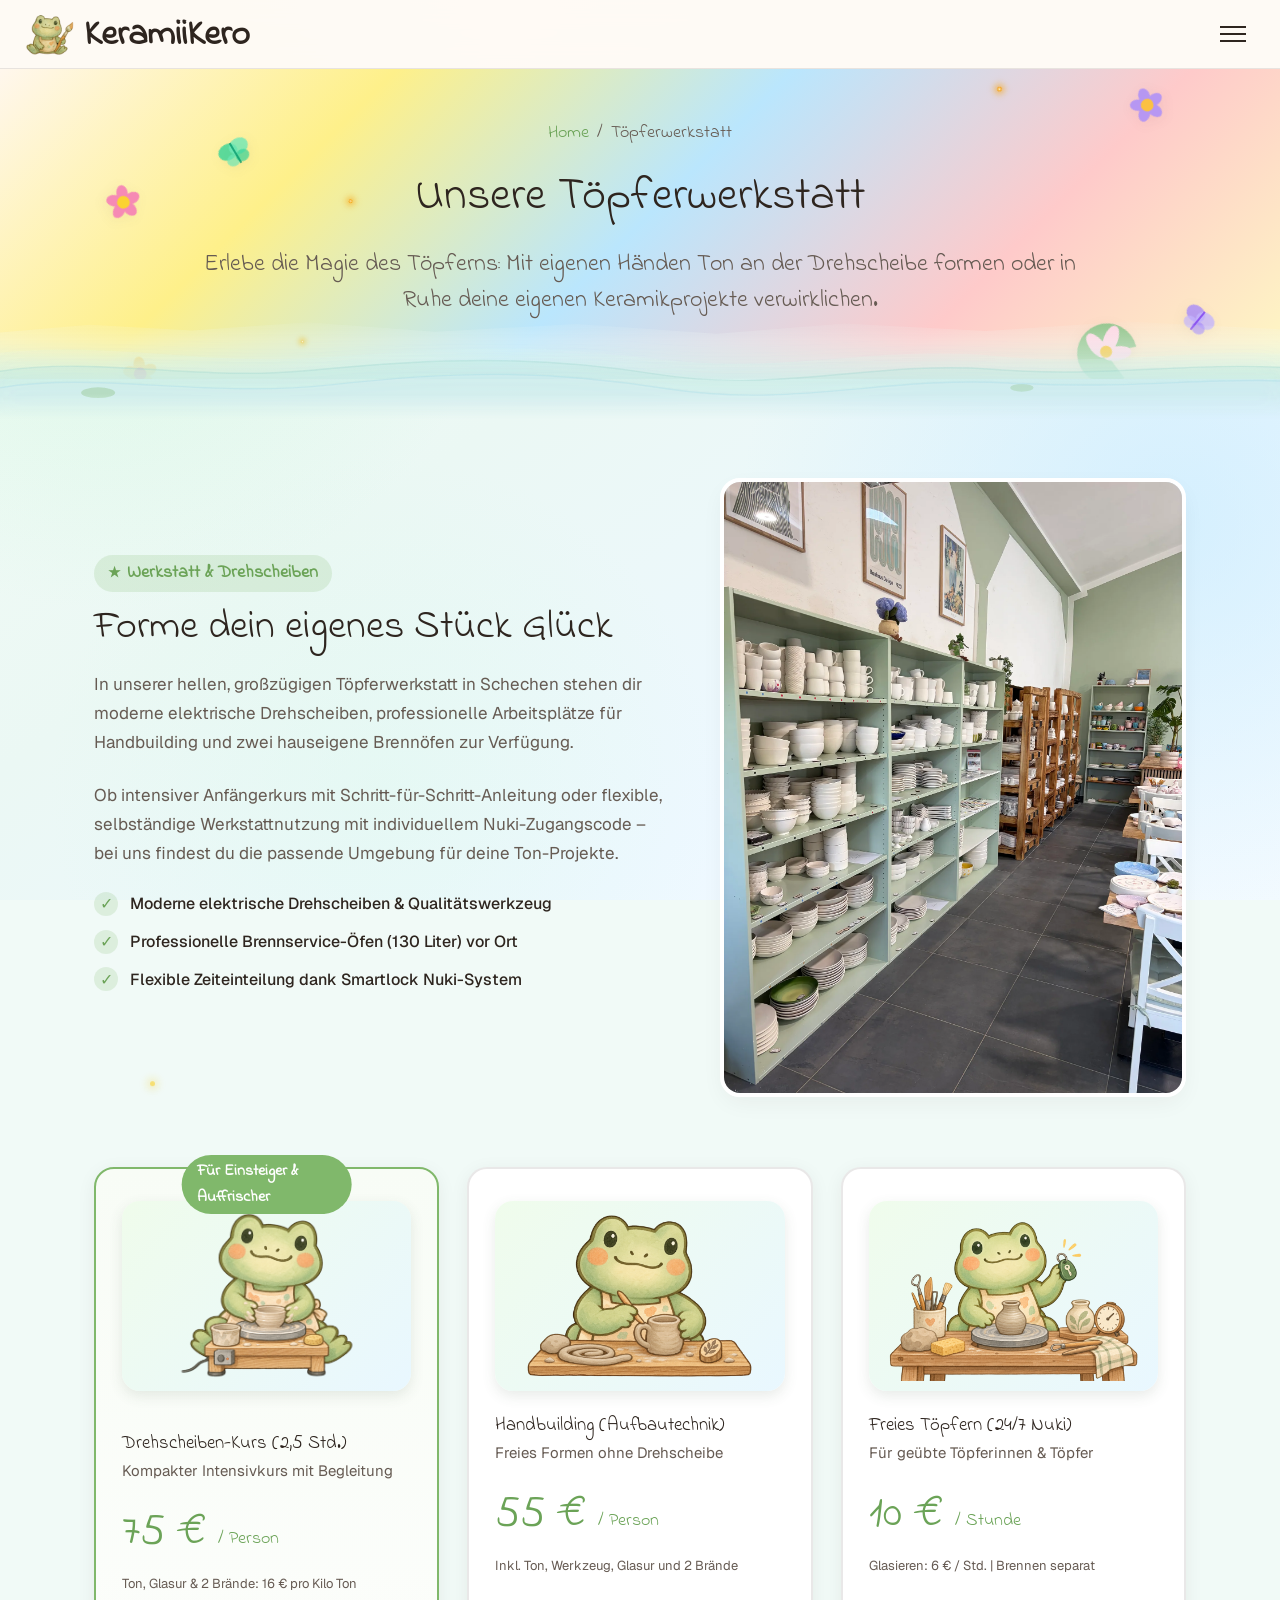
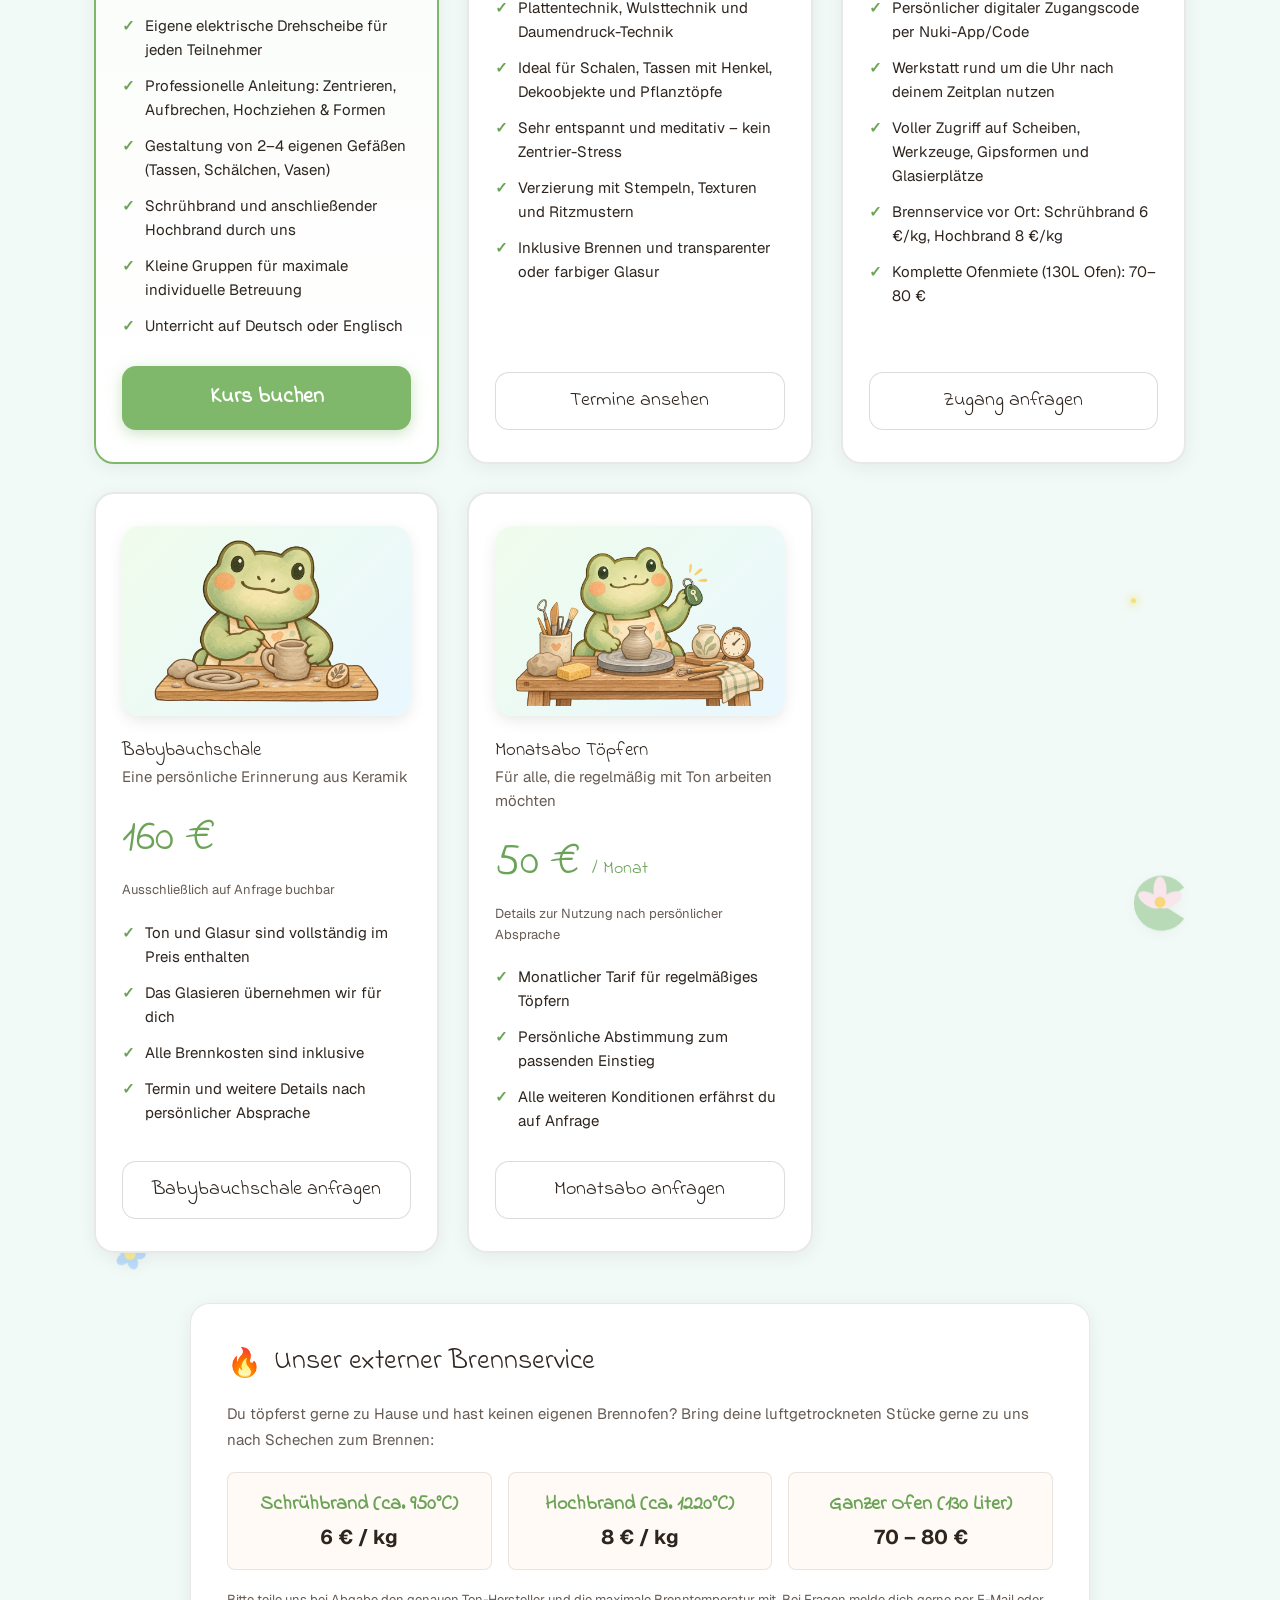
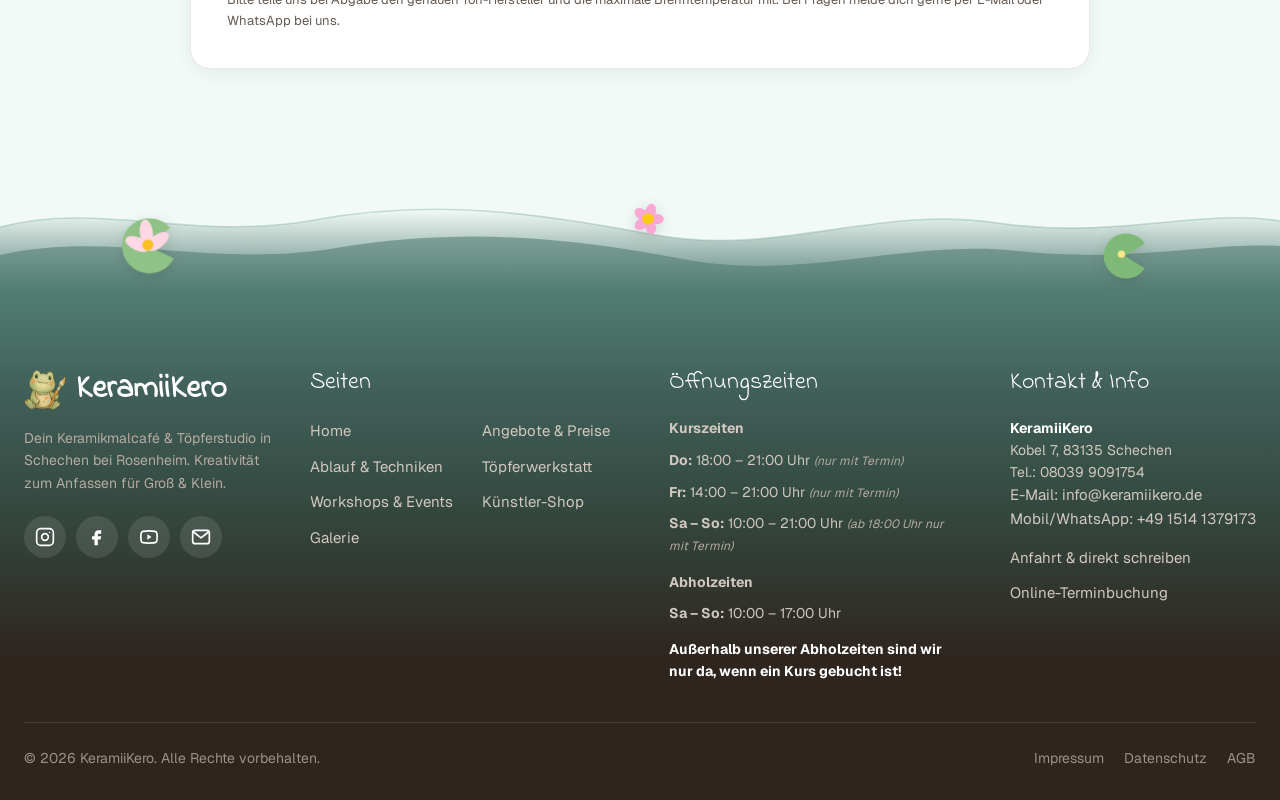
<file: toepferwerkstatt.html>
<!DOCTYPE html>
<html lang="de">

<head>
    <meta charset="UTF-8">
    <meta name="viewport" content="width=device-width, initial-scale=1.0, maximum-scale=5.0, user-scalable=yes">
    <meta name="description" content="Professionelle Töpferwerkstatt bei KeramiiKero in Schechen. Töpferkurse an der Drehscheibe, Handbuilding und freies Töpfern mit 24/7 Nuki Zugang.">
    <title>Töpferwerkstatt | KeramiiKero</title>
    <link rel="stylesheet" href="css/keramiikero.css?v=20260929-4">
    <link rel="icon" href="images/kero-logo-final.webp" type="image/webp">
</head>

<body>

    <header>
        <nav class="nav-container">
            <a href="index.html" class="nav-logo" aria-label="KeramiiKero Startseite">
                <img src="images/logo.png" alt="KeramiiKero Logo">
                <span>KeramiiKero</span>
            </a>
            <div class="nav-links">
                <a href="angebote-preise.html">Angebote & Preise</a>
                <a href="ablauf-techniken.html">Ablauf & Techniken</a>
                <a href="toepferwerkstatt.html" class="active">Töpferwerkstatt</a>
                <a href="workshops-events.html">Workshops</a>
                <a href="kuenstler-shop.html">Künstler-Shop</a>
                <a href="kontakt.html">Kontakt</a>
            </div>
            <button class="menu-button" aria-label="Menü öffnen" aria-expanded="false">
                <span></span><span></span><span></span>
            </button>
        </nav>
        <div class="mobile-menu">
            <a href="angebote-preise.html">Angebote & Preise</a>
            <a href="ablauf-techniken.html">Ablauf & Techniken</a>
            <a href="toepferwerkstatt.html" class="active">Töpferwerkstatt</a>
            <a href="workshops-events.html">Workshops & Events</a>
            <a href="kuenstler-shop.html">Künstler-Shop</a>
            <a href="kontakt.html">Kontakt & FAQ</a>
        </div>
    </header>

    <main>
        <section class="subpage-hero">
            <div class="subpage-hero-container">
                <div class="breadcrumb">
                    <a href="index.html">Home</a> <span>/</span> <span>Töpferwerkstatt</span>
                </div>
                <h1 class="subpage-title">Unsere Töpferwerkstatt</h1>
                <p class="subpage-intro">
                    Erlebe die Magie des Töpferns: Mit eigenen Händen Ton an der Drehscheibe formen oder in Ruhe deine eigenen Keramikprojekte verwirklichen.
                </p>
            </div>
        </section>

        <!-- Wave Divider -->
        <svg class="wave-divider" viewBox="0 0 1200 80" preserveAspectRatio="none" aria-hidden="true">
            <path d="M0,32 C48,18 112,12 205,36 C360,76 530,62 690,34 C850,6 1040,70 1200,34 V80 H0 Z" fill="#fffaf5"></path>
        </svg>

        <section class="subpage-content">

            <!-- 2-Column Overview -->
            <div class="about-container" style="margin-bottom: 70px;">
                <div class="about-text-content">
                    <span class="section-tag">Werkstatt & Drehscheiben</span>
                    <h2 class="section-title">Forme dein eigenes Stück Glück</h2>
                    <p class="about-text">
                        In unserer hellen, großzügigen Töpferwerkstatt in Schechen stehen dir moderne elektrische Drehscheiben, professionelle Arbeitsplätze für Handbuilding und zwei hauseigene Brennöfen zur Verfügung.
                    </p>
                    <p class="about-text">
                        Ob intensiver Anfängerkurs mit Schritt-für-Schritt-Anleitung oder flexible, selbständige Werkstattnutzung mit individuellem Nuki-Zugangscode – bei uns findest du die passende Umgebung für deine Ton-Projekte.
                    </p>
                    <div class="about-highlights">
                        <div class="about-highlight-item">
                            <span class="highlight-icon">✓</span>
                            <span>Moderne elektrische Drehscheiben & Qualitätswerkzeug</span>
                        </div>
                        <div class="about-highlight-item">
                            <span class="highlight-icon">✓</span>
                            <span>Professionelle Brennservice-Öfen (130 Liter) vor Ort</span>
                        </div>
                        <div class="about-highlight-item">
                            <span class="highlight-icon">✓</span>
                            <span>Flexible Zeiteinteilung dank Smartlock Nuki-System</span>
                        </div>
                    </div>
                </div>

                <div class="about-image-wrap">
                    <img src="images/IMG_1152.webp" alt="Töpfern an der Drehscheibe">
                </div>
            </div>

            <!-- Töpferangebote Grid -->
            <div class="pricing-grid">

                <!-- 1. Töpferkurs Drehscheibe -->
                <div class="pricing-card featured">
                    <img class="pricing-preview-image pottery-mascot-image" src="images/kero-drehscheibenkurs.png"
                        alt="KeramiiKero Frosch formt eine Schale an der Töpferscheibe">
                    <span class="pricing-badge">Für Einsteiger & Auffrischer</span>
                    <h3>Drehscheiben-Kurs (2,5 Std.)</h3>
                    <p style="color: var(--color-text-muted); font-size: 15px;">Kompakter Intensivkurs mit Begleitung</p>
                    <div class="pricing-price">75 € <span style="font-size: 18px; font-weight: normal;">/ Person</span></div>
                    <span style="font-size: 13px; color: var(--color-text-muted);">Ton, Glasur & 2 Brände: 16 € pro Kilo Ton</span>
                    <ul class="pricing-features">
                        <li>Eigene elektrische Drehscheibe für jeden Teilnehmer</li>
                        <li>Professionelle Anleitung: Zentrieren, Aufbrechen, Hochziehen & Formen</li>
                        <li>Gestaltung von 2–4 eigenen Gefäßen (Tassen, Schälchen, Vasen)</li>
                        <li>Schrühbrand und anschließender Hochbrand durch uns</li>
                        <li>Kleine Gruppen für maximale individuelle Betreuung</li>
                        <li>Unterricht auf Deutsch oder Englisch</li>
                    </ul>
                    <a href="https://www.etermin.net/keramiikero" target="_blank" rel="noopener noreferrer" class="btn-primary" style="text-align: center;">
                        Kurs buchen
                    </a>
                </div>

                <!-- 2. Handbuilding Workshop -->
                <div class="pricing-card">
                    <img class="pricing-preview-image pottery-mascot-image" src="images/kero-handbuilding.png"
                        alt="KeramiiKero Frosch formt eine Tasse mit der Handbuilding-Technik">
                    <h3>Handbuilding (Aufbautechnik)</h3>
                    <p style="color: var(--color-text-muted); font-size: 15px;">Freies Formen ohne Drehscheibe</p>
                    <div class="pricing-price">55 € <span style="font-size: 18px; font-weight: normal;">/ Person</span></div>
                    <span style="font-size: 13px; color: var(--color-text-muted);">Inkl. Ton, Werkzeug, Glasur und 2 Brände</span>
                    <ul class="pricing-features">
                        <li>Plattentechnik, Wulsttechnik und Daumendruck-Technik</li>
                        <li>Ideal für Schalen, Tassen mit Henkel, Dekoobjekte und Pflanztöpfe</li>
                        <li>Sehr entspannt und meditativ – kein Zentrier-Stress</li>
                        <li>Verzierung mit Stempeln, Texturen und Ritzmustern</li>
                        <li>Inklusive Brennen und transparenter oder farbiger Glasur</li>
                    </ul>
                    <a href="workshops-events.html" class="btn-secondary" style="text-align: center;">
                        Termine ansehen
                    </a>
                </div>

                <!-- 3. Freies Töpfern Nuki -->
                <div class="pricing-card">
                    <img class="pricing-preview-image pottery-mascot-image" src="images/kero-freies-toepfern.png"
                        alt="KeramiiKero Frosch beim freien Töpfern mit flexiblem Werkstattzugang">
                    <h3>Freies Töpfern (24/7 Nuki)</h3>
                    <p style="color: var(--color-text-muted); font-size: 15px;">Für geübte Töpferinnen & Töpfer</p>
                    <div class="pricing-price">10 € <span style="font-size: 18px; font-weight: normal;">/ Stunde</span></div>
                    <span style="font-size: 13px; color: var(--color-text-muted);">Glasieren: 6 € / Std. | Brennen separat</span>
                    <ul class="pricing-features">
                        <li>Persönlicher digitaler Zugangscode per Nuki-App/Code</li>
                        <li>Werkstatt rund um die Uhr nach deinem Zeitplan nutzen</li>
                        <li>Voller Zugriff auf Scheiben, Werkzeuge, Gipsformen und Glasierplätze</li>
                        <li>Brennservice vor Ort: Schrühbrand 6 €/kg, Hochbrand 8 €/kg</li>
                        <li>Komplette Ofenmiete (130L Ofen): 70–80 €</li>
                    </ul>
                    <a href="kontakt.html" class="btn-secondary" style="text-align: center;">
                        Zugang anfragen
                    </a>
                </div>

                <!-- 4. Babybauchschale -->
                <div class="pricing-card">
                    <img class="pricing-preview-image pottery-mascot-image" src="images/kero-handbuilding.png"
                        alt="KeramiiKero Frosch formt behutsam eine Schale aus Ton">
                    <h3>Babybauchschale</h3>
                    <p style="color: var(--color-text-muted); font-size: 15px;">Eine persönliche Erinnerung aus Keramik</p>
                    <div class="pricing-price">160 €</div>
                    <span style="font-size: 13px; color: var(--color-text-muted);">Ausschließlich auf Anfrage buchbar</span>
                    <ul class="pricing-features">
                        <li>Ton und Glasur sind vollständig im Preis enthalten</li>
                        <li>Das Glasieren übernehmen wir für dich</li>
                        <li>Alle Brennkosten sind inklusive</li>
                        <li>Termin und weitere Details nach persönlicher Absprache</li>
                    </ul>
                    <a href="kontakt.html#direkt-kontakt" class="btn-secondary" style="text-align: center;">
                        Babybauchschale anfragen
                    </a>
                </div>

                <!-- 5. Monatsabo Töpfern -->
                <div class="pricing-card">
                    <img class="pricing-preview-image pottery-mascot-image" src="images/kero-freies-toepfern.png"
                        alt="KeramiiKero Frosch beim regelmäßigen freien Töpfern">
                    <h3>Monatsabo Töpfern</h3>
                    <p style="color: var(--color-text-muted); font-size: 15px;">Für alle, die regelmäßig mit Ton arbeiten möchten</p>
                    <div class="pricing-price">50 € <span style="font-size: 18px; font-weight: normal;">/ Monat</span></div>
                    <span style="font-size: 13px; color: var(--color-text-muted);">Details zur Nutzung nach persönlicher Absprache</span>
                    <ul class="pricing-features">
                        <li>Monatlicher Tarif für regelmäßiges Töpfern</li>
                        <li>Persönliche Abstimmung zum passenden Einstieg</li>
                        <li>Alle weiteren Konditionen erfährst du auf Anfrage</li>
                    </ul>
                    <a href="kontakt.html#direkt-kontakt" class="btn-secondary" style="text-align: center;">
                        Monatsabo anfragen
                    </a>
                </div>

            </div>

            <!-- Brennservice Details Box -->
            <div style="background: #ffffff; border-radius: var(--radius-lg); border: 1px solid var(--color-border); padding: 36px; box-shadow: var(--shadow-soft); max-width: 900px; margin: 40px auto 0;">
                <div style="display: flex; align-items: center; gap: 12px; margin-bottom: 16px;">
                    <span style="font-size: 28px;">🔥</span>
                    <h3 style="font-size: 28px; margin: 0;">Unser externer Brennservice</h3>
                </div>
                <p style="color: var(--color-text-muted); font-size: 15px; line-height: 1.7; margin-bottom: 20px;">
                    Du töpferst gerne zu Hause und hast keinen eigenen Brennofen? Bring deine luftgetrockneten Stücke gerne zu uns nach Schechen zum Brennen:
                </p>
                <div style="display: grid; grid-template-columns: repeat(auto-fit, minmax(200px, 1fr)); gap: 16px; margin-bottom: 20px;">
                    <div style="background: #fffaf5; border: 1px solid var(--color-border); padding: 16px; border-radius: var(--radius-sm); text-align: center;">
                        <strong style="display: block; font-family: var(--font-handwritten); font-size: 20px; color: var(--color-primary-dark);">Schrühbrand (ca. 950°C)</strong>
                        <span style="font-size: 20px; font-weight: bold;">6 € / kg</span>
                    </div>
                    <div style="background: #fffaf5; border: 1px solid var(--color-border); padding: 16px; border-radius: var(--radius-sm); text-align: center;">
                        <strong style="display: block; font-family: var(--font-handwritten); font-size: 20px; color: var(--color-primary-dark);">Hochbrand (ca. 1220°C)</strong>
                        <span style="font-size: 20px; font-weight: bold;">8 € / kg</span>
                    </div>
                    <div style="background: #fffaf5; border: 1px solid var(--color-border); padding: 16px; border-radius: var(--radius-sm); text-align: center;">
                        <strong style="display: block; font-family: var(--font-handwritten); font-size: 20px; color: var(--color-primary-dark);">Ganzer Ofen (130 Liter)</strong>
                        <span style="font-size: 20px; font-weight: bold;">70 – 80 €</span>
                    </div>
                </div>
                <p style="font-size: 13px; color: var(--color-text-muted); margin: 0;">
                    Bitte teile uns bei Abgabe den genauen Ton-Hersteller und die maximale Brenntemperatur mit. Bei Fragen melde dich gerne per E-Mail oder WhatsApp bei uns.
                </p>
            </div>

        </section>
    </main>

    <footer>
        <div class="footer-container">
            <div class="footer-brand">
                <a href="index.html" class="footer-logo">
                    <img src="images/logo.png" alt="KeramiiKero Logo" style="width: 42px; height: 42px;">
                    <span>KeramiiKero</span>
                </a>
                <p>Dein Keramikmalcafé & Töpferstudio in Schechen bei Rosenheim.</p>
            </div>
            <div class="footer-col">
                <h4>Navigation</h4>
                <ul>
                    <li><a href="index.html">Home</a></li>
                    <li><a href="angebote-preise.html">Angebote & Preise</a></li>
                    <li><a href="ablauf-techniken.html">Ablauf & Techniken</a></li>
                    <li><a href="toepferwerkstatt.html">Töpferwerkstatt</a></li>
                </ul>
            </div>
            <div class="footer-col">
                <h4>Öffnungszeiten</h4>
                <ul>
                    <li>Mi – Fr: 14:00 – 18:00 Uhr</li>
                    <li>Sa & So: 10:00 – 17:00 Uhr</li>
                    <li>Töpferwerkstatt: 24/7 Nuki</li>
                </ul>
            </div>
            <div class="footer-col">
                <h4>Rechtliches</h4>
                <ul>
                    <li><a href="impressum.html">Impressum</a></li>
                    <li><a href="datenschutz.html">Datenschutz</a></li>
                    <li><a href="agb.html">AGB</a></li>
                    <li><a href="kontakt.html">Kontakt & Anfahrt</a></li>
                </ul>
            </div>
        </div>
        <div class="footer-bottom">
            <p>&copy; 2026 KeramiiKero. Alle Rechte vorbehalten.</p>
        </div>
    </footer>

    <script src="js/keramiikero.js?v=20260929-4"></script>
</body>

</html>
</file>
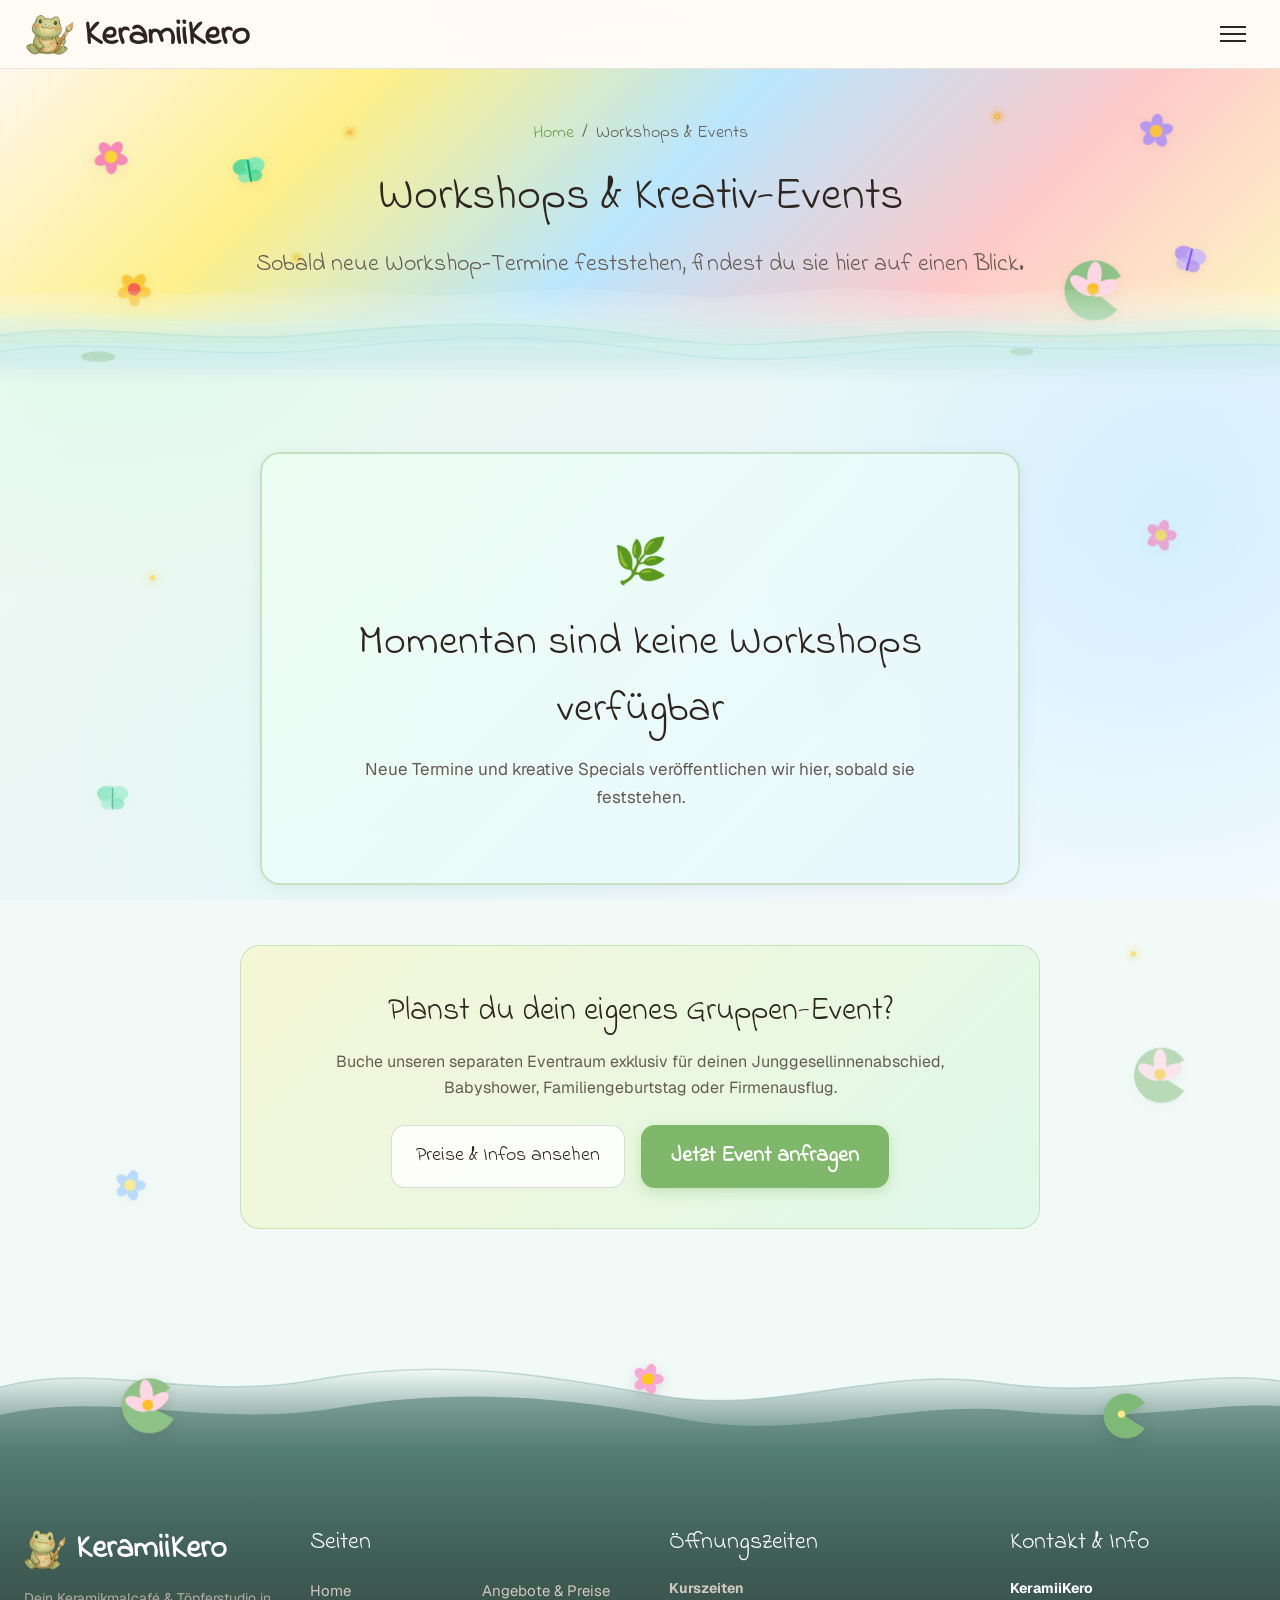
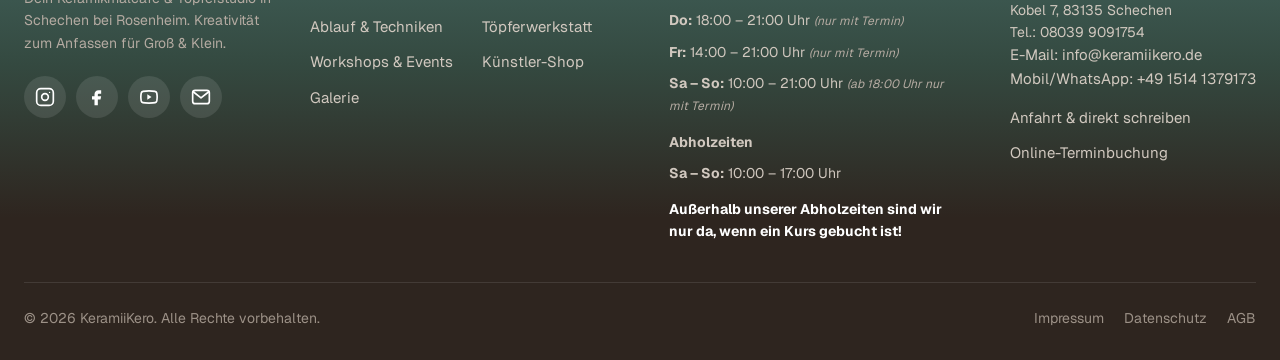
<file: workshops-events.html>
<!DOCTYPE html>
<html lang="de">

<head>
    <meta charset="UTF-8">
    <meta name="viewport" content="width=device-width, initial-scale=1.0, maximum-scale=5.0, user-scalable=yes">
    <meta name="description" content="Workshops & Events bei KeramiiKero in Schechen: Yoga & Keramik, Malabende, saisonale Specials, Teambuilding und kreative Auszeiten.">
    <title>Workshops & Events | KeramiiKero</title>
    <link rel="stylesheet" href="css/keramiikero.css?v=20260929-4">
    <link rel="icon" href="images/kero-logo-final.webp" type="image/webp">
</head>

<body>

    <header>
        <nav class="nav-container">
            <a href="index.html" class="nav-logo" aria-label="KeramiiKero Startseite">
                <img src="images/logo.png" alt="KeramiiKero Logo">
                <span>KeramiiKero</span>
            </a>
            <div class="nav-links">
                <a href="angebote-preise.html">Angebote & Preise</a>
                <a href="ablauf-techniken.html">Ablauf & Techniken</a>
                <a href="toepferwerkstatt.html">Töpferwerkstatt</a>
                <a href="workshops-events.html" class="active">Workshops</a>
                <a href="kuenstler-shop.html">Künstler-Shop</a>
                <a href="kontakt.html">Kontakt</a>
            </div>
            <button class="menu-button" aria-label="Menü öffnen" aria-expanded="false">
                <span></span><span></span><span></span>
            </button>
        </nav>
        <div class="mobile-menu">
            <a href="angebote-preise.html">Angebote & Preise</a>
            <a href="ablauf-techniken.html">Ablauf & Techniken</a>
            <a href="toepferwerkstatt.html">Töpferwerkstatt</a>
            <a href="workshops-events.html" class="active">Workshops & Events</a>
            <a href="kuenstler-shop.html">Künstler-Shop</a>
            <a href="kontakt.html">Kontakt & FAQ</a>
        </div>
    </header>

    <main>
        <section class="subpage-hero">
            <div class="subpage-hero-container">
                <div class="breadcrumb">
                    <a href="index.html">Home</a> <span>/</span> <span>Workshops & Events</span>
                </div>
                <h1 class="subpage-title">Workshops & Kreativ-Events</h1>
                <p class="subpage-intro">
                    Sobald neue Workshop-Termine feststehen, findest du sie hier auf einen Blick.
                </p>
            </div>
        </section>

        <!-- Wave Divider -->
        <svg class="wave-divider" viewBox="0 0 1200 80" preserveAspectRatio="none" aria-hidden="true">
            <path d="M0,32 C48,18 112,12 205,36 C360,76 530,62 690,34 C850,6 1040,70 1200,34 V80 H0 Z" fill="#fffaf5"></path>
        </svg>

        <section class="subpage-content">

            <div class="workshop-empty-state">
                <span aria-hidden="true">🌿</span>
                <h2>Momentan sind keine Workshops verfügbar</h2>
                <p>Neue Termine und kreative Specials veröffentlichen wir hier, sobald sie feststehen.</p>
            </div>

            <!-- Private Events Banner -->
            <div style="background: linear-gradient(135deg, rgba(254, 240, 138, 0.3) 0%, rgba(187, 247, 208, 0.3) 100%); border: 1px solid rgba(128, 184, 107, 0.35); border-radius: var(--radius-lg); padding: 40px; text-align: center; max-width: 800px; margin: 0 auto;">
                <h3 style="font-size: 32px; margin-bottom: 12px;">Planst du dein eigenes Gruppen-Event?</h3>
                <p style="color: var(--color-text-muted); font-size: 16px; max-width: 620px; margin: 0 auto 24px;">
                    Buche unseren separaten Eventraum exklusiv für deinen Junggesellinnenabschied, Babyshower, Familiengeburtstag oder Firmenausflug.
                </p>
                <div style="display: flex; justify-content: center; gap: 16px; flex-wrap: wrap;">
                    <a href="angebote-preise.html" class="btn-secondary">Preise & Infos ansehen</a>
                    <a href="kontakt.html" class="btn-primary">Jetzt Event anfragen</a>
                </div>
            </div>

        </section>
    </main>

    <footer>
        <div class="footer-container">
            <div class="footer-brand">
                <a href="index.html" class="footer-logo">
                    <img src="images/logo.png" alt="KeramiiKero Logo" style="width: 42px; height: 42px;">
                    <span>KeramiiKero</span>
                </a>
                <p>Dein Keramikmalcafé & Töpferstudio in Schechen bei Rosenheim.</p>
            </div>
            <div class="footer-col">
                <h4>Navigation</h4>
                <ul>
                    <li><a href="index.html">Home</a></li>
                    <li><a href="angebote-preise.html">Angebote & Preise</a></li>
                    <li><a href="ablauf-techniken.html">Ablauf & Techniken</a></li>
                    <li><a href="workshops-events.html">Workshops & Events</a></li>
                </ul>
            </div>
            <div class="footer-col">
                <h4>Öffnungszeiten</h4>
                <ul>
                    <li>Mi – Fr: 14:00 – 18:00 Uhr</li>
                    <li>Sa & So: 10:00 – 17:00 Uhr</li>
                </ul>
            </div>
            <div class="footer-col">
                <h4>Rechtliches</h4>
                <ul>
                    <li><a href="impressum.html">Impressum</a></li>
                    <li><a href="datenschutz.html">Datenschutz</a></li>
                    <li><a href="agb.html">AGB</a></li>
                    <li><a href="kontakt.html">Kontakt & Anfahrt</a></li>
                </ul>
            </div>
        </div>
        <div class="footer-bottom">
            <p>&copy; 2026 KeramiiKero. Alle Rechte vorbehalten.</p>
        </div>
    </footer>

    <script src="js/keramiikero.js?v=20260929-4"></script>
</body>

</html>
</file>
<file: css/keramiikero.css>
@import url('https://fonts.googleapis.com/css2?family=Geist:wght@400;500;600;700&family=Indie+Flower&family=Bree+Serif&display=swap');

/* ==========================================================================
   CSS VARIABLES & DESIGN SYSTEM
   ========================================================================== */
:root {
    --color-primary: #80b86b;
    --color-primary-dark: #6ba357;
    --color-primary-light: #eaf5e6;
    --color-primary-soft: rgba(128, 184, 107, 0.18);

    --color-bg: #f1faf7;
    --color-bg-card: rgba(255, 255, 255, 0.92);
    --color-text-main: #2e251f;
    --color-text-muted: #665b53;
    --color-border: rgba(46, 37, 31, 0.1);
    --color-border-hover: rgba(128, 184, 107, 0.5);

    /* Pastel Accent Colors */
    --pastel-yellow: #fef08a;
    --pastel-yellow-deep: #fbbf24;
    --pastel-pink: #fecaca;
    --pastel-pink-deep: #f472b6;
    --pastel-blue: #bae6fd;
    --pastel-blue-deep: #38bdf8;
    --pastel-purple: #d8c9ee;
    --pastel-purple-deep: #a78bfa;
    --pastel-green: #bbf7d0;
    --pastel-green-deep: #4ade80;
    --pastel-waterlily: #8ec286;
    --gold-dust: #d9b85f;

    /* Typography */
    --font-handwritten: 'Indie Flower', cursive;
    --font-sans: 'Geist', -apple-system, BlinkMacSystemFont, "Segoe UI", Roboto, sans-serif;
    --font-serif: 'Bree Serif', serif;

    /* Shadows & Transitions */
    --shadow-soft: 0 4px 20px -2px rgba(46, 37, 31, 0.08);
    --shadow-hover: 0 12px 30px -4px rgba(46, 37, 31, 0.15);
    --shadow-card: 0 8px 24px -4px rgba(46, 37, 31, 0.06);
    --radius-sm: 8px;
    --radius-md: 14px;
    --radius-lg: 20px;
    --radius-full: 9999px;
    --transition-fast: 0.2s cubic-bezier(0.4, 0, 0.2, 1);
    --transition-smooth: 0.35s cubic-bezier(0.34, 1.56, 0.64, 1);
}

*,
*::before,
*::after {
    box-sizing: border-box;
    margin: 0;
    padding: 0;
}

.sr-only {
    position: absolute;
    width: 1px;
    height: 1px;
    padding: 0;
    margin: -1px;
    overflow: hidden;
    clip: rect(0, 0, 0, 0);
    white-space: nowrap;
    border: 0;
}

html {
    scroll-behavior: smooth;
}

body {
    background-color: var(--color-bg);
    background-image:
        radial-gradient(circle at 8% 22%, rgba(187, 247, 208, 0.42), transparent 30%),
        radial-gradient(circle at 92% 58%, rgba(186, 230, 253, 0.48), transparent 34%),
        radial-gradient(circle at 30% 88%, rgba(216, 249, 232, 0.34), transparent 28%),
        linear-gradient(145deg, #f5fcf6 0%, #ebf8f4 43%, #edf8ff 73%, #f5fbff 100%);
    background-attachment: fixed;
    color: var(--color-text-main);
    font-family: var(--font-sans);
    line-height: 1.6;
    overflow-x: hidden;
    -webkit-font-smoothing: antialiased;
}

.service-alert {
    position: relative;
    z-index: 20;
    width: min(900px, calc(100% - 32px));
    margin: 0 auto 16px;
    padding: 8px 14px;
    background: rgba(255, 241, 242, 0.94);
    border: 2px solid rgba(220, 38, 38, 0.28);
    border-radius: 11px;
    color: #b91c1c;
    font-size: 13px;
    font-weight: 800;
    line-height: 1.45;
    text-align: center;
    box-shadow: 0 8px 22px rgba(185, 28, 28, 0.08);
}

.hero > .service-alert,
.subpage-hero > .service-alert {
    position: absolute;
    top: 16px;
    left: 50%;
    margin: 0;
    transform: translateX(-50%);
}

.hero.has-service-alert {
    padding-top: 104px;
}

.service-alert a {
    color: #991b1b;
    font-weight: 900;
    text-decoration: underline;
    text-underline-offset: 2px;
}

@media (max-width: 600px) {
    .service-alert {
        width: calc(100% - 24px);
        margin-bottom: 12px;
        padding: 7px 10px;
        font-size: 11px;
    }
}

h1,
h2,
h3,
h4,
.brand-title,
.handwritten {
    font-family: var(--font-handwritten);
    color: var(--color-text-main);
    font-weight: 400;
}

a {
    color: inherit;
    text-decoration: none;
}

.subpage-content p a {
    overflow-wrap: anywhere;
}

img {
    max-width: 100%;
    display: block;
}

/* ==========================================================================
   NAVIGATION HEADER
   ========================================================================== */
header {
    position: sticky;
    top: 0;
    z-index: 100;
    background-color: rgba(255, 250, 245, 0.94);
    backdrop-filter: blur(12px);
    -webkit-backdrop-filter: blur(12px);
    border-bottom: 1px solid var(--color-border);
    transition: var(--transition-fast);
}

.nav-container {
    display: grid;
    grid-template-columns: auto minmax(0, 1fr);
    align-items: center;
    column-gap: clamp(48px, 5vw, 96px);
    width: 100%;
    padding: 10px clamp(16px, 2vw, 32px);
}

.nav-logo {
    display: flex;
    align-items: center;
    gap: 10px;
    flex-shrink: 0;
    white-space: nowrap;
    text-decoration: none;
    transition: transform var(--transition-fast);
}

.nav-logo:hover {
    transform: scale(1.03);
}

.nav-logo img {
    width: 48px;
    height: 48px;
    object-fit: contain;
}

.nav-logo span {
    font-family: var(--font-handwritten);
    font-size: 36px;
    font-weight: 700;
    line-height: 1;
    color: var(--color-text-main);
    transform: translateY(2px);
    white-space: nowrap;
    overflow-wrap: normal;
    word-break: normal;
}

.nav-links {
    display: flex;
    align-items: center;
    justify-content: center;
    gap: clamp(10px, 1.1vw, 18px);
    flex: 1 1 auto;
    min-width: 0;
    margin: 0 clamp(22px, 3vw, 64px) 0 0;
}

/* Remove booking CTA from desktop nav bar */
.nav-links .nav-cta {
    display: none;
}

.nav-links a {
    font-family: var(--font-handwritten);
    font-size: 22px;
    font-weight: 500;
    color: var(--color-text-main);
    padding: 6px 10px;
    border-radius: var(--radius-sm);
    transition: color var(--transition-fast), background-color var(--transition-fast);
    position: relative;
    white-space: nowrap;
    overflow-wrap: normal;
    word-break: normal;
    line-height: 1.2;
}

.nav-links a:hover,
.nav-links a.active {
    color: var(--color-primary-dark);
    background-color: var(--color-primary-soft);
}

.nav-cta {
    display: inline-flex;
    align-items: center;
    justify-content: center;
    padding: 9px 20px;
    background-color: var(--color-primary);
    color: #fff !important;
    font-family: var(--font-handwritten) !important;
    font-size: 20px !important;
    font-weight: 600 !important;
    border-radius: var(--radius-full);
    box-shadow: 0 3px 10px rgba(128, 184, 107, 0.35);
    transition: transform var(--transition-fast), background-color var(--transition-fast), box-shadow var(--transition-fast);
}

.nav-cta:hover {
    background-color: var(--color-primary-dark) !important;
    transform: translateY(-2px);
    box-shadow: 0 6px 16px rgba(128, 184, 107, 0.45);
}

.menu-button {
    display: none;
    background: none;
    border: none;
    cursor: pointer;
    padding: 8px;
    border-radius: var(--radius-sm);
    color: var(--color-text-main);
}

.menu-button span {
    display: block;
    width: 26px;
    height: 2px;
    background-color: var(--color-text-main);
    margin: 5px 0;
    transition: transform var(--transition-fast), opacity var(--transition-fast);
}

.mobile-menu {
    display: none;
    position: absolute;
    top: 100%;
    left: 0;
    right: 0;
    background-color: #fffaf5;
    border-bottom: 2px solid var(--color-border);
    padding: 20px 24px 28px;
    flex-direction: column;
    gap: 12px;
    box-shadow: 0 16px 30px rgba(0, 0, 0, 0.08);
    max-height: calc(100vh - 68px);
    overflow-y: auto;
}

.mobile-menu.open {
    display: flex;
}

.mobile-menu a {
    font-family: var(--font-handwritten);
    font-size: 24px;
    padding: 10px 14px;
    border-radius: var(--radius-sm);
    color: var(--color-text-main);
    text-decoration: none;
}

.mobile-menu a:hover,
.mobile-menu a.active {
    background-color: var(--color-primary-soft);
    color: var(--color-primary-dark);
}

@media (max-width: 1280px) {
    .nav-container {
        display: flex;
        justify-content: space-between;
    }

    .nav-links {
        display: none;
    }

    .menu-button {
        display: block;
    }
}

/* Fix: always hide mobile menu at desktop widths, even if .open is still set */
@media (min-width: 1281px) {
    .mobile-menu {
        display: none !important;
    }

    .menu-button {
        display: none !important;
    }
}

/* Intermediate width: tighten nav links so they don't collide with logo */
@media (min-width: 1281px) and (max-width: 1380px) {
    .nav-links {
        gap: 8px;
    }

    .nav-links a {
        font-size: 18px;
        padding: 5px 6px;
    }
}

/* ==========================================================================
   HERO SECTION
   ========================================================================== */
.hero {
    position: relative;
    overflow: hidden;
    background: linear-gradient(135deg, #fff7ed 0%, #fef08a 25%, #bae6fd 50%, #fecaca 75%, #fef9c3 100%);
    padding: 60px 24px 90px;
    min-height: 600px;
    display: flex;
    align-items: center;
}

.hero-decoration {
    position: absolute;
    inset: 0;
    pointer-events: none;
    z-index: 1;
    overflow: hidden;
    animation: heroDecorationReveal 0.9s ease-out both;
}

@keyframes heroDecorationReveal {
    from { opacity: 0; transform: translateY(8px); }
    to { opacity: 1; transform: translateY(0); }
}

.hero-container {
    position: relative;
    z-index: 2;
    max-width: 1240px;
    margin: 0 auto;
    width: 100%;
}

.hero-grid {
    display: grid;
    grid-template-columns: 1fr;
    gap: 40px;
    align-items: center;
}

@media (min-width: 980px) {
    .hero-grid {
        grid-template-columns: 1.15fr 0.85fr;
        gap: 48px;
    }
}

.hero-content {
    text-align: center;
}

@media (min-width: 980px) {
    .hero-content {
        text-align: left;
    }
}

.hero-title {
    font-size: 48px;
    line-height: 1.15;
    margin-bottom: 18px;
    color: var(--color-text-main);
    font-weight: 400;
}

@media (max-width: 600px) {
    .hero-title {
        font-size: 38px;
        margin-bottom: 14px;
    }
}

.hero-subtitle {
    font-family: var(--font-handwritten);
    font-size: 24px;
    line-height: 1.45;
    color: var(--color-text-muted);
    margin-bottom: 30px;
    max-width: 640px;
}

@media (max-width: 979px) {
    .hero-subtitle {
        margin-left: auto;
        margin-right: auto;
    }
}

@media (max-width: 600px) {
    .hero-subtitle {
        font-size: 20px;
        line-height: 1.4;
    }
}

/* Hero Cards */
.hero-cards {
    display: flex;
    flex-direction: column;
    gap: 14px;
    margin-bottom: 34px;
    max-width: 580px;
}

@media (max-width: 979px) {
    .hero-cards {
        margin-left: auto;
        margin-right: auto;
    }
}

.hero-info-card {
    display: flex;
    align-items: center;
    gap: 16px;
    padding: 14px 20px;
    background: rgba(255, 255, 255, 0.88);
    backdrop-filter: blur(10px);
    -webkit-backdrop-filter: blur(10px);
    border: 1px solid rgba(128, 184, 107, 0.28);
    border-radius: var(--radius-md);
    text-decoration: none;
    text-align: left;
    box-shadow: 0 4px 16px rgba(0, 0, 0, 0.04);
    transition: transform var(--transition-fast), border-color var(--transition-fast), box-shadow var(--transition-fast), background-color var(--transition-fast);
}

.hero-info-card:hover {
    transform: translateY(-3px);
    border-color: rgba(128, 184, 107, 0.6);
    background: rgba(255, 255, 255, 0.98);
    box-shadow: 0 10px 24px rgba(46, 37, 31, 0.08);
}

.hero-info-icon {
    width: 44px;
    height: 44px;
    border-radius: 12px;
    background: rgba(128, 184, 107, 0.15);
    display: flex;
    align-items: center;
    justify-content: center;
    flex-shrink: 0;
    color: var(--color-primary-dark);
}

.hero-info-icon svg {
    width: 22px;
    height: 22px;
}

.hero-info-text {
    flex: 1;
    min-width: 0;
}

.hero-info-text strong {
    display: block;
    font-family: var(--font-handwritten);
    font-size: 20px;
    color: var(--color-primary-dark);
    line-height: 1.25;
}

.hero-info-text small {
    display: block;
    font-size: 14px;
    color: var(--color-text-muted);
    line-height: 1.35;
    margin-top: 2px;
}

.hero-info-arrow {
    width: 22px;
    height: 22px;
    color: var(--color-primary-dark);
    flex-shrink: 0;
    transition: transform var(--transition-fast);
}

.hero-info-card:hover .hero-info-arrow {
    transform: translateX(4px);
}

/* Hero Actions & Interactive Mascot */
.hero-actions {
    display: flex;
    flex-wrap: wrap;
    align-items: center;
    gap: 16px;
    position: relative;
}

@media (max-width: 979px) {
    .hero-actions {
        justify-content: center;
    }
}

.mascot-container {
    position: relative;
    display: inline-flex;
    align-items: center;
    cursor: pointer;
    outline: none;
}

.mascot-img {
    width: 72px;
    height: auto;
    transition: transform var(--transition-smooth);
    filter: drop-shadow(0 4px 8px rgba(0, 0, 0, 0.08));
}

.mascot-container:hover .mascot-img {
    transform: scale(1.12) translateY(-4px) rotate(-4deg);
}

.mascot-click-hint {
    position: absolute;
    left: 50%;
    bottom: -13px;
    z-index: 2;
    transform: translateX(-50%) rotate(-3deg);
    padding: 2px 8px 3px;
    border: 1px solid rgba(97, 158, 78, 0.35);
    border-radius: 999px;
    background: rgba(255, 255, 255, 0.9);
    color: var(--color-primary-dark);
    box-shadow: 0 3px 9px rgba(68, 108, 57, 0.13);
    font-family: var(--font-handwritten);
    font-size: 13px;
    font-weight: 700;
    line-height: 1.2;
    white-space: nowrap;
    pointer-events: none;
    transition: transform var(--transition-smooth), background-color var(--transition-fast);
}

.mascot-container:hover .mascot-click-hint,
.mascot-container:focus-visible .mascot-click-hint {
    transform: translateX(-50%) translateY(-2px) rotate(2deg) scale(1.06);
    background: #fff;
}

.mascot-container:focus-visible {
    border-radius: 18px;
    box-shadow: 0 0 0 3px rgba(97, 158, 78, 0.34);
}

.speech-bubble {
    position: absolute;
    bottom: 100%;
    left: 50%;
    transform: translateX(-50%) scale(0.8);
    background: var(--color-primary-dark);
    color: #fff;
    font-family: var(--font-handwritten);
    font-size: 18px;
    font-weight: bold;
    padding: 6px 14px;
    border-radius: 20px;
    box-shadow: 0 4px 14px rgba(0, 0, 0, 0.15);
    white-space: nowrap;
    opacity: 0;
    pointer-events: none;
    transition: opacity 0.25s ease, transform 0.25s cubic-bezier(0.34, 1.56, 0.64, 1);
    margin-bottom: 8px;
}

.speech-bubble::after {
    content: '';
    position: absolute;
    top: 100%;
    left: 50%;
    transform: translateX(-50%);
    border-width: 6px;
    border-style: solid;
    border-color: var(--color-primary-dark) transparent transparent transparent;
}

.mascot-container.show-speech .speech-bubble {
    opacity: 1;
    transform: translateX(-50%) scale(1);
}

@media (max-width: 480px) {
    .mascot-click-hint {
        bottom: -11px;
        font-size: 12px;
    }
}

.btn-primary {
    display: inline-flex;
    align-items: center;
    justify-content: center;
    padding: 14px 30px;
    background-color: var(--color-primary);
    color: #ffffff;
    font-family: var(--font-handwritten);
    font-size: 22px;
    font-weight: 600;
    border-radius: var(--radius-md);
    box-shadow: 0 4px 14px rgba(128, 184, 107, 0.38);
    transition: background-color var(--transition-fast), transform var(--transition-fast), box-shadow var(--transition-fast);
}

.btn-primary:hover {
    background-color: var(--color-primary-dark);
    transform: translateY(-2px);
    box-shadow: 0 8px 22px rgba(128, 184, 107, 0.45);
}

.btn-secondary {
    display: inline-flex;
    align-items: center;
    justify-content: center;
    padding: 12px 24px;
    background-color: rgba(255, 255, 255, 0.85);
    backdrop-filter: blur(8px);
    -webkit-backdrop-filter: blur(8px);
    color: var(--color-text-main);
    font-family: var(--font-handwritten);
    font-size: 20px;
    font-weight: 500;
    border: 1px solid rgba(46, 37, 31, 0.16);
    border-radius: var(--radius-md);
    transition: background-color var(--transition-fast), transform var(--transition-fast), border-color var(--transition-fast);
}

.btn-secondary:hover {
    background-color: #ffffff;
    border-color: rgba(46, 37, 31, 0.35);
    transform: translateY(-2px);
}

/* Hero Carousel (Right Column) */
.hero-carousel-wrap {
    display: none;
}

@media (min-width: 980px) {
    .hero-carousel-wrap {
        display: block;
        position: relative;
    }
}

.carousel-frame {
    position: relative;
    width: 100%;
    aspect-ratio: 4 / 3;
    border-radius: var(--radius-lg);
    overflow: hidden;
    box-shadow: 0 16px 36px -6px rgba(46, 37, 31, 0.15);
    border: 5px solid rgba(255, 255, 255, 0.9);
}

.hero-carousel-link {
    display: block;
    cursor: pointer;
}

.hero-carousel-link:focus-visible {
    outline: 3px solid var(--color-primary-dark);
    outline-offset: 4px;
}

.carousel-slide {
    position: absolute;
    inset: 0;
    opacity: 0;
    transition: opacity 1.2s ease-in-out;
}

.carousel-slide.active {
    opacity: 1;
}

.carousel-slide img {
    width: 100%;
    height: 100%;
    object-fit: cover;
    object-position: center;
}

.carousel-badge {
    position: absolute;
    bottom: 14px;
    left: 14px;
    background: rgba(255, 255, 255, 0.9);
    backdrop-filter: blur(6px);
    -webkit-backdrop-filter: blur(6px);
    padding: 6px 14px;
    border-radius: var(--radius-full);
    font-family: var(--font-handwritten);
    font-size: 16px;
    font-weight: 600;
    color: var(--color-primary-dark);
    box-shadow: 0 4px 10px rgba(0, 0, 0, 0.08);
}

/* ==========================================================================
   HERO FLOATING DECORATIONS (FLOWERS, WATER LILIES, FAIRY DUST)
   ========================================================================== */
.hero-deco-item {
    position: absolute;
    pointer-events: none;
    will-change: transform;
    transform-origin: center;
    backface-visibility: hidden;
}

/* 5-Petal Flowers (Alte Webseite Style) */
.hero-flower {
    width: 50px;
    height: 50px;
    filter: drop-shadow(0 2px 4px rgba(0, 0, 0, 0.04));
}

.flower-pink {
    top: 12%;
    left: 6%;
}

.flower-lavender {
    top: 22%;
    right: 8%;
    width: 44px;
    height: 44px;
}

.flower-yellow {
    bottom: 18%;
    left: 9%;
    width: 46px;
    height: 46px;
}

.flower-rose {
    top: 48%;
    right: 4%;
    width: 42px;
    height: 42px;
}

.flower-blue {
    top: 8%;
    left: 45%;
    width: 38px;
    height: 38px;
}

/* Water Lilies (Seerosen) & Lily Pads */
.hero-waterlily-pad {
    width: 62px;
    height: 62px;
    filter: drop-shadow(0 3px 6px rgba(0, 0, 0, 0.06));
}

.hero-waterlily-flower {
    width: 54px;
    height: 54px;
    filter: drop-shadow(0 3px 6px rgba(0, 0, 0, 0.08));
}

.waterlily-combo {
    position: absolute;
    width: 72px;
    height: 72px;
}

.waterlily-1 {
    bottom: 12%;
    right: 12%;
}

.waterlily-2 {
    top: 38%;
    left: 2%;
}

.waterlily-3 {
    bottom: 6%;
    left: 48%;
}

/* Golden Fairy Dust — fine light motes, no big star shapes */
.fairy-star {
    /* Legacy selector kept but restyled as tiny glowing dot */
    width: 4px;
    height: 4px;
    border-radius: 50%;
    background: radial-gradient(circle, #fffde0 0%, #f59e0b 55%, transparent 100%);
    box-shadow: 0 0 6px 2px rgba(245, 158, 11, 0.7), 0 0 12px rgba(253, 224, 71, 0.4);
    animation: fairyMoteShimmer 3.2s ease-in-out infinite;
}

.fairy-star path {
    display: none;
}

.fairy-mote {
    width: 3px;
    height: 3px;
    border-radius: 50%;
    background: radial-gradient(circle, #fffde0 0%, #eab308 60%, transparent 100%);
    box-shadow: 0 0 5px 2px rgba(234, 179, 8, 0.75), 0 0 10px rgba(253, 224, 71, 0.45);
    animation: fairyMoteShimmer 2.8s ease-in-out infinite;
}

/* Extra tiny motes injected by JS will use this class */
.fairy-mote-js {
    position: absolute;
    border-radius: 50%;
    pointer-events: none;
    will-change: transform, opacity;
    background: radial-gradient(circle, #fffde0 0%, #f59e0b 55%, transparent 100%);
    box-shadow: 0 0 5px 2px rgba(234, 179, 8, 0.7);
    animation: fairyMoteShimmer var(--dur, 2.8s) var(--delay, 0s) ease-in-out infinite;
}

.star-1 {
    top: 14%;
    left: 28%;
    animation-delay: 0.2s;
}

.star-2 {
    top: 26%;
    right: 22%;
    animation-delay: 1.1s;
    width: 5px;
    height: 5px;
}

.star-3 {
    top: 62%;
    left: 16%;
    animation-delay: 1.8s;
    width: 4px;
    height: 4px;
}

.star-4 {
    bottom: 22%;
    right: 28%;
    animation-delay: 0.7s;
}

.mote-1 {
    top: 18%;
    left: 34%;
    animation-delay: 0.4s;
}

.mote-2 {
    top: 34%;
    right: 15%;
    animation-delay: 1.3s;
    width: 6px;
    height: 6px;
}

.mote-3 {
    top: 52%;
    left: 22%;
    animation-delay: 2.1s;
}

.mote-4 {
    bottom: 28%;
    left: 38%;
    animation-delay: 0.9s;
}

.mote-5 {
    bottom: 16%;
    right: 36%;
    animation-delay: 1.5s;
    width: 4px;
    height: 4px;
}

.mote-6 {
    top: 8%;
    right: 40%;
    animation-delay: 2.4s;
}

/* Butterflies & Sunbursts */
.hero-butterfly {
    width: 40px;
    height: 40px;
    filter: drop-shadow(0 2px 4px rgba(0, 0, 0, 0.05));
}

.butterfly-mint {
    top: 32%;
    left: 18%;
}

.butterfly-purple {
    bottom: 32%;
    right: 6%;
}

@keyframes fairyStarPulse {

    0%,
    100% {
        opacity: 0.15;
        transform: scale(0.5);
    }

    50% {
        opacity: 0.9;
        transform: scale(1.4);
    }
}

@keyframes fairyMoteShimmer {

    0%,
    100% {
        opacity: 0.15;
        transform: scale(0.5) translateY(0);
    }

    40% {
        opacity: 0.95;
        transform: scale(1.6) translateY(-3px);
    }

    70% {
        opacity: 0.6;
        transform: scale(1.1) translateY(-5px);
    }
}

/* Pond ripple effect on hero click */
@keyframes pondRipple {
    0% {
        opacity: 0.7;
        transform: scale(0);
    }

    100% {
        opacity: 0;
        transform: scale(1);
    }
}

.pond-ripple {
    position: absolute;
    border-radius: 50%;
    border: 2px solid rgba(128, 184, 107, 0.55);
    pointer-events: none;
    z-index: 10;
    animation: pondRipple 0.8s ease-out forwards;
    width: 80px;
    height: 80px;
    margin-left: -40px;
    margin-top: -40px;
}

/* ==========================================================================
   ORGANIC SECTION WAVE DIVIDERS
   ========================================================================== */
.wave-divider {
    display: block;
    width: 100%;
    height: 78px;
    margin: -38px 0 -1px;
    position: relative;
    z-index: 4;
    overflow: visible;
}

@media (max-width: 600px) {
    .wave-divider {
        height: 56px;
        margin-top: -28px;
    }
}

/* Pond / lake edge wave at hero bottom */
.hero-pond-wave {
    display: block;
    width: 100%;
    height: 126px;
    margin: -76px 0 -1px;
    position: relative;
    z-index: 4;
    overflow: visible;
}

@media (max-width: 600px) {
    .hero-pond-wave {
        height: 88px;
        margin-top: -52px;
    }
}

.pond-wave-haze,
.pond-wave-back,
.pond-wave-front {
    filter: drop-shadow(0 -3px 10px rgba(186, 230, 253, 0.08));
}

/* The hero's little garden continues softly through every content section. */
.ambient-section {
    position: relative;
    isolation: isolate;
    overflow: hidden;
}

.ambient-section > :not(.section-decoration):not(.pond-ripple) {
    position: relative;
    z-index: 1;
}

.section-decoration {
    position: absolute;
    inset: -45px 0;
    z-index: 0;
    pointer-events: none;
    opacity: 0;
    transition: opacity 0.9s ease, filter 0.9s ease;
    filter: blur(2px);
    will-change: transform;
}

.section-decoration.is-visible {
    opacity: 0.58;
    filter: blur(0);
}

.ambient-deco-item {
    position: absolute;
    display: block;
    pointer-events: none;
    will-change: transform;
    filter: drop-shadow(0 3px 7px rgba(74, 61, 52, 0.08));
    animation: ambientDecorFloat 8s ease-in-out infinite alternate;
}

.ambient-flower { width: 42px; height: 42px; }
.ambient-butterfly { width: 39px; height: 39px; }
.ambient-lily { width: 66px; height: 66px; }
.ambient-lily svg { width: 100%; height: 100%; }
.ambient-spark {
    width: 5px;
    height: 5px;
    border-radius: 50%;
    background: #facc15;
    box-shadow: 0 0 8px 3px rgba(250, 204, 21, 0.44);
}

.ambient-one { top: 12%; left: 2.5%; --ambient-x: 10px; --ambient-y: -13px; --ambient-r: 6deg; }
.ambient-two { top: 35%; right: 2.2%; --ambient-x: -12px; --ambient-y: 15px; --ambient-r: -7deg; animation-delay: -2.4s; }
.ambient-three { top: 70%; left: 1.2%; --ambient-x: 13px; --ambient-y: -10px; --ambient-r: 8deg; animation-delay: -4.7s; }
.ambient-four { top: 82%; right: 3.4%; --ambient-x: -9px; --ambient-y: 13px; --ambient-r: -5deg; animation-delay: -6.1s; }
.ambient-five { top: 24%; left: 7%; animation-delay: -1.3s; }
.ambient-six { top: 61%; right: 6.5%; animation-delay: -3.8s; }

.ambient-section:nth-of-type(even) .ambient-one { top: 18%; left: auto; right: 2.5%; }
.ambient-section:nth-of-type(even) .ambient-two { top: 44%; right: auto; left: 2%; }
.ambient-section:nth-of-type(even) .ambient-three { left: auto; right: 1.5%; }
.ambient-section:nth-of-type(even) .ambient-four { right: auto; left: 3.4%; }

@keyframes ambientDecorFloat {
    0% { transform: translate3d(0, 0, 0) rotate(0deg); }
    48% { transform: translate3d(calc(var(--ambient-x) * -0.45), calc(var(--ambient-y) * -0.5), 0) rotate(calc(var(--ambient-r) * -0.5)); }
    100% { transform: translate3d(var(--ambient-x), var(--ambient-y), 0) rotate(var(--ambient-r)); }
}

.ambient-ripple {
    z-index: 3;
}

@media (max-width: 760px) {
    .section-decoration.is-visible { opacity: 0.42; }
    .ambient-flower { width: 28px; height: 28px; }
    .ambient-butterfly { width: 28px; height: 28px; }
    .ambient-lily { width: 44px; height: 44px; }
    .ambient-two,
    .ambient-three { display: none; }
    .ambient-one { left: -4px; }
    .ambient-four { right: -3px; }
}

@media (prefers-reduced-motion: reduce) {
    .ambient-deco-item { animation: none; }
    .section-decoration { transition: none; }
}

/* Endless, clickable gallery strip */
.gallery-loop-shell { overflow: hidden; padding: 30px 0 54px; }
.gallery-loop { display: flex; width: max-content; gap: 18px; animation: galleryLoop 52s linear infinite; }
.gallery-loop-shell:hover .gallery-loop,
.gallery-loop-shell:focus-within .gallery-loop { animation-play-state: paused; }
.gallery-loop-item { width: clamp(240px, 27vw, 410px); height: clamp(300px, 36vw, 520px); padding: 0; border: 0; border-radius: 24px; overflow: hidden; background: #fff; box-shadow: var(--shadow-soft); cursor: zoom-in; flex: 0 0 auto; }
.gallery-loop-item img { width: 100%; height: 100%; object-fit: cover; transition: transform .35s ease; }
.gallery-loop-item:hover img,
.gallery-loop-item:focus-visible img { transform: scale(1.045); }
@keyframes galleryLoop { to { transform: translateX(calc(-50% - 9px)); } }
.gallery-lightbox { width: min(920px, calc(100% - 28px)); padding: 0; border: 0; border-radius: 24px; background: transparent; overflow: visible; }
.gallery-lightbox::backdrop { background: rgba(32, 40, 38, .82); backdrop-filter: blur(7px); }
.gallery-lightbox img { display: block; width: 100%; max-height: 86vh; object-fit: contain; border-radius: 22px; }
.gallery-lightbox-close { position: absolute; top: -18px; right: -12px; width: 46px; height: 46px; border: 2px solid var(--color-primary); border-radius: 50%; background: #fff; font-size: 28px; cursor: pointer; }
@media (max-width: 600px) {
    .gallery-loop { gap: 12px; animation-duration: 38s; }
    .gallery-loop-item { width: 76vw; height: 100vw; border-radius: 19px; }
}

/* ==========================================================================
   ÜBER UNS SECTION (CLEAN & SHORT)
   ========================================================================== */
.about-section {
    padding: 70px 24px 80px;
    background: transparent;
}

.about-container {
    max-width: 1140px;
    margin: 0 auto;
    display: grid;
    grid-template-columns: 1fr;
    gap: 40px;
    align-items: center;
}

@media (min-width: 860px) {
    .about-container {
        grid-template-columns: 1.1fr 0.9fr;
        gap: 56px;
    }
}

.section-tag {
    display: inline-flex;
    align-items: center;
    gap: 6px;
    background-color: var(--color-primary-soft);
    color: var(--color-primary-dark);
    font-family: var(--font-handwritten);
    font-size: 18px;
    font-weight: 600;
    padding: 4px 14px;
    border-radius: var(--radius-full);
    margin-bottom: 12px;
}

.section-tag::before {
    content: '★';
    font-size: 14px;
}

.section-title {
    font-size: 40px;
    line-height: 1.2;
    margin-bottom: 18px;
    color: var(--color-text-main);
}

@media (max-width: 600px) {
    .section-title {
        font-size: 32px;
    }
}

.about-text {
    font-size: 17px;
    line-height: 1.7;
    color: var(--color-text-muted);
    margin-bottom: 24px;
}

.about-highlights {
    display: flex;
    flex-direction: column;
    gap: 12px;
    margin-bottom: 28px;
}

.about-highlight-item {
    display: flex;
    align-items: center;
    gap: 12px;
    font-size: 16px;
    color: var(--color-text-main);
    font-weight: 500;
}

.highlight-icon {
    width: 24px;
    height: 24px;
    border-radius: 50%;
    background-color: var(--color-primary-soft);
    color: var(--color-primary-dark);
    display: flex;
    align-items: center;
    justify-content: center;
    flex-shrink: 0;
}

.highlight-icon svg {
    width: 14px;
    height: 14px;
}

.about-image-wrap {
    position: relative;
    border-radius: var(--radius-lg);
    overflow: hidden;
    box-shadow: var(--shadow-card);
    border: 4px solid #ffffff;
}

.about-image-wrap img {
    width: 100%;
    height: 100%;
    object-fit: cover;
}

/* ==========================================================================
   TOPIC PREVIEWS GRID ("THEMEN ENTDECKEN")
   ========================================================================== */
.previews-section {
    padding: 80px 24px 90px;
    background: transparent;
    position: relative;
    overflow: hidden;
}

.previews-container {
    max-width: 1200px;
    margin: 0 auto;
    position: relative;
    z-index: 2;
}

.previews-decoration {
    position: absolute;
    inset: -40px 0;
    z-index: 1;
    pointer-events: none;
    overflow: hidden;
    opacity: 0;
    transition: opacity 0.9s ease;
    will-change: transform;
}

.previews-decoration.is-visible {
    opacity: 0.72;
}

.preview-decor-item,
.preview-spark {
    position: absolute;
    pointer-events: none;
    will-change: transform;
}

.preview-decor-item {
    filter: drop-shadow(0 3px 7px rgba(74, 61, 52, 0.08));
    animation: previewDecorFloat 7.5s ease-in-out infinite alternate;
}

.preview-flower {
    width: 44px;
    height: 44px;
}

.preview-butterfly {
    width: 42px;
    height: 42px;
}

.preview-lily {
    width: 68px;
    height: 68px;
}

.preview-lily svg {
    width: 100%;
    height: 100%;
}

.preview-decor-left-one { top: 13%; left: 2.5%; --decor-x: 10px; --decor-y: -15px; --decor-r: 5deg; }
.preview-decor-left-two { top: 48%; left: 1.5%; --decor-x: -8px; --decor-y: 17px; --decor-r: -7deg; animation-delay: -2.1s; }
.preview-decor-left-three { top: 78%; left: 4%; --decor-x: 13px; --decor-y: -12px; --decor-r: 8deg; animation-delay: -4.6s; }
.preview-decor-right-one { top: 16%; right: 3%; --decor-x: -11px; --decor-y: 14px; --decor-r: -6deg; animation-delay: -1.2s; }
.preview-decor-right-two { top: 49%; right: 1.8%; --decor-x: 9px; --decor-y: -18px; --decor-r: 7deg; animation-delay: -3.4s; }
.preview-decor-right-three { top: 80%; right: 4%; --decor-x: -12px; --decor-y: 13px; --decor-r: -5deg; animation-delay: -5.2s; }

.preview-spark {
    width: 5px;
    height: 5px;
    border-radius: 50%;
    background: #facc15;
    box-shadow: 0 0 8px 3px rgba(250, 204, 21, 0.46);
    animation: fairyMoteShimmer 3.4s ease-in-out infinite;
}

.preview-spark-one { top: 28%; left: 6%; }
.preview-spark-two { top: 63%; right: 6%; animation-delay: -1.4s; }
.preview-spark-three { top: 87%; left: 7%; animation-delay: -2.5s; }

@keyframes previewDecorFloat {
    0% { transform: translate3d(0, 0, 0) rotate(0deg); }
    45% { transform: translate3d(calc(var(--decor-x) * -0.45), calc(var(--decor-y) * -0.4), 0) rotate(calc(var(--decor-r) * -0.5)); }
    100% { transform: translate3d(var(--decor-x), var(--decor-y), 0) rotate(var(--decor-r)); }
}

@media (max-width: 900px) {
    .previews-section {
        background: transparent;
    }

    .previews-decoration.is-visible {
        opacity: 0.5;
    }

    .preview-lily,
    .preview-butterfly {
        display: none;
    }

    .preview-flower {
        width: 30px;
        height: 30px;
    }

    .preview-decor-left-one { left: -4px; }
    .preview-decor-right-one { right: -3px; }
    .preview-decor-right-three { right: -4px; }
}

.section-header-center {
    text-align: center;
    max-width: 680px;
    margin: 0 auto 50px;
}

.section-desc {
    font-family: var(--font-handwritten);
    font-size: 22px;
    color: var(--color-text-muted);
    margin-top: 8px;
}

.previews-grid {
    display: grid;
    grid-template-columns: repeat(auto-fit, minmax(320px, 1fr));
    gap: 28px;
}

.preview-card {
    background-color: #ffffff;
    border-radius: var(--radius-lg);
    overflow: hidden;
    box-shadow: var(--shadow-soft);
    border: 1px solid rgba(46, 37, 31, 0.08);
    display: flex;
    flex-direction: column;
    transition: transform var(--transition-fast), box-shadow var(--transition-fast), border-color var(--transition-fast);
    text-decoration: none;
    color: inherit;
}

.preview-card:hover {
    transform: translateY(-6px);
    box-shadow: var(--shadow-hover);
    border-color: var(--color-border-hover);
}

.preview-card-img-wrap {
    position: relative;
    width: 100%;
    height: 200px;
    overflow: hidden;
    background-color: #f0ebe4;
}

.preview-card-img-wrap img {
    width: 100%;
    height: 100%;
    object-fit: cover;
    transition: transform 0.6s ease;
}

.preview-card:hover .preview-card-img-wrap img {
    transform: scale(1.08);
}

.preview-card-badge {
    position: absolute;
    top: 12px;
    right: 12px;
    background: rgba(255, 255, 255, 0.94);
    backdrop-filter: blur(6px);
    -webkit-backdrop-filter: blur(6px);
    color: var(--color-primary-dark);
    font-family: var(--font-handwritten);
    font-size: 16px;
    font-weight: 700;
    padding: 4px 12px;
    border-radius: var(--radius-full);
    box-shadow: 0 2px 8px rgba(0, 0, 0, 0.08);
}

.preview-card-body {
    padding: 24px;
    display: flex;
    flex-direction: column;
    flex: 1;
}

.preview-card-title {
    font-size: 26px;
    margin-bottom: 10px;
    color: var(--color-text-main);
    transition: color var(--transition-fast);
}

.preview-card:hover .preview-card-title {
    color: var(--color-primary-dark);
}

.preview-card-text {
    font-size: 15px;
    color: var(--color-text-muted);
    line-height: 1.6;
    margin-bottom: 20px;
    flex: 1;
}

.preview-card-link {
    display: inline-flex;
    align-items: center;
    gap: 8px;
    font-family: var(--font-handwritten);
    font-size: 20px;
    font-weight: 600;
    color: var(--color-primary-dark);
    transition: gap var(--transition-fast);
}

.preview-card:hover .preview-card-link {
    gap: 12px;
}

/* ==========================================================================
   KONTAKT PREVIEW SECTION
   ========================================================================== */
.contact-preview-section {
    padding: 70px 24px 80px;
    background: transparent;
}

.contact-preview-card {
    max-width: 1100px;
    margin: 0 auto;
    background: linear-gradient(135deg, rgba(254, 240, 138, 0.25) 0%, rgba(186, 230, 253, 0.25) 100%);
    border: 1px solid rgba(128, 184, 107, 0.3);
    border-radius: var(--radius-lg);
    padding: 40px;
    box-shadow: var(--shadow-card);
    display: grid;
    grid-template-columns: 1fr;
    gap: 36px;
    align-items: center;
}

@media (min-width: 860px) {
    .contact-preview-card {
        grid-template-columns: 1.2fr 0.8fr;
        padding: 48px;
    }
}

.contact-preview-info {
    display: flex;
    flex-direction: column;
    gap: 16px;
}

.contact-info-row {
    display: flex;
    align-items: flex-start;
    gap: 14px;
    font-size: 16px;
}

.contact-info-row strong {
    font-family: var(--font-handwritten);
    font-size: 20px;
    display: block;
    color: var(--color-text-main);
}

.contact-info-row p {
    color: var(--color-text-muted);
    margin: 0;
}

.contact-preview-actions {
    display: flex;
    flex-wrap: wrap;
    gap: 14px;
    margin-top: 10px;
}

/* ==========================================================================
   FOOTER
   ========================================================================== */
footer {
    position: relative;
    isolation: isolate;
    margin-top: 0;
    background: linear-gradient(180deg, #527d72 0%, #405f58 20%, #344940 42%, #2e251f 72%);
    color: #e5dfd8;
    padding: 72px 24px 30px;
}

.footer-pond-transition {
    position: relative;
    width: 100%;
    height: 100px;
    margin: 44px 0 -1px;
    overflow: visible;
    isolation: isolate;
}

.footer-wave {
    position: absolute;
    inset: 0;
    z-index: 1;
    display: block;
    width: 100%;
    height: 100%;
}

.footer-pond-decoration {
    position: absolute;
    inset: 0;
    z-index: 2;
    pointer-events: none;
}

.pond-lily,
.pond-flower {
    position: absolute;
    display: block;
    filter: drop-shadow(0 3px 7px rgba(46, 37, 31, 0.14));
    animation: pondDecorationFloat 6.8s ease-in-out infinite alternate;
}

.pond-lily svg {
    width: 100%;
    height: 100%;
}

.pond-lily-left {
    width: 66px;
    height: 66px;
    left: 9%;
    top: 20px;
    transform: rotate(-7deg);
}

.pond-flower {
    width: 42px;
    height: 42px;
    left: 49%;
    top: 5px;
    animation-delay: -2.2s;
}

.pond-lily-right {
    width: 54px;
    height: 54px;
    right: 10%;
    top: 36px;
    animation-delay: -4.1s;
}

@keyframes pondDecorationFloat {
    0% { translate: 0 0; rotate: -2deg; }
    50% { translate: 7px -5px; rotate: 2deg; }
    100% { translate: -5px 4px; rotate: -1deg; }
}

.footer-container,
.footer-bottom {
    position: relative;
    z-index: 1;
}

@media (max-width: 600px) {
    footer {
        padding-top: 58px;
    }

    .footer-pond-transition {
        height: 72px;
        margin-top: 30px;
    }

    .pond-lily-left { width: 48px; height: 48px; left: 5%; top: 18px; }
    .pond-flower { width: 30px; height: 30px; left: 47%; top: 2px; }
    .pond-lily-right { width: 40px; height: 40px; right: 5%; top: 28px; }
}

.footer-container {
    width: 100%;
    max-width: 1420px;
    margin: 0 auto;
    display: grid;
    grid-template-columns: minmax(220px, 1.05fr) minmax(310px, 1.35fr) minmax(280px, 1.2fr) minmax(250px, 1.1fr);
    gap: 34px;
    margin-bottom: 40px;
}

.footer-contact {
    justify-self: end;
}

.footer-brand {
    display: flex;
    flex-direction: column;
    gap: 12px;
}

.footer-logo {
    display: flex;
    align-items: center;
    gap: 10px;
    text-decoration: none;
}

.footer-logo span {
    font-family: var(--font-handwritten);
    font-size: 32px;
    font-weight: bold;
    color: #fff;
}

.footer-brand p {
    font-size: 14px;
    color: #b5aba2;
    line-height: 1.6;
}

.footer-col h4 {
    font-family: var(--font-handwritten);
    font-size: 24px;
    color: #fff;
    margin-bottom: 16px;
}

.footer-col ul {
    list-style: none;
    display: flex;
    flex-direction: column;
    gap: 10px;
}

.footer-pages-list {
    display: grid !important;
    grid-template-columns: repeat(2, minmax(0, 1fr));
    column-gap: 18px !important;
    row-gap: 10px !important;
}

.footer-pages-list a {
    white-space: nowrap;
}

@media (max-width: 1260px) {
    .footer-container {
        grid-template-columns: repeat(2, minmax(280px, 1fr));
    }

    .footer-contact {
        justify-self: stretch;
    }
}

@media (max-width: 720px) {
    .footer-container {
        width: 100%;
        grid-template-columns: 1fr;
    }
}

.pickup-hours-note {
    max-width: 660px;
    color: #9f392f !important;
    font-size: 14px !important;
    line-height: 1.45;
}

.footer-hours li,
.footer-contact address {
    color: #d1c8bf;
    font-size: 14px;
    line-height: 1.55;
}

.footer-hours em {
    color: #b5aba2;
    font-size: 12px;
}

.footer-hours-separator {
    margin-top: 5px;
}

.footer-hours-note {
    margin-top: 4px;
    color: #ffffff !important;
}

.footer-contact address {
    margin-bottom: 14px;
    font-style: normal;
}

.footer-contact address strong {
    color: #ffffff;
}

.footer-col a {
    color: #d1c8bf;
    font-size: 15px;
    transition: color var(--transition-fast);
}

.footer-col a:hover {
    color: var(--color-primary);
}

.footer-social {
    display: flex;
    gap: 12px;
    margin-top: 10px;
}

.social-icon-btn {
    width: 40px;
    height: 40px;
    border-radius: 50%;
    background-color: rgba(255, 255, 255, 0.1);
    display: flex;
    align-items: center;
    justify-content: center;
    color: #fff;
    transition: background-color var(--transition-fast), transform var(--transition-fast);
}

.social-icon-btn:hover {
    background-color: var(--color-primary);
    transform: translateY(-2px);
}

.footer-bottom {
    width: 100%;
    max-width: 1420px;
    margin: 0 auto;
    padding-top: 24px;
    border-top: 1px solid rgba(255, 255, 255, 0.1);
    display: flex;
    flex-wrap: wrap;
    align-items: center;
    justify-content: space-between;
    gap: 16px;
    font-size: 14px;
    color: #9c9187;
}

.footer-legal-links {
    display: flex;
    gap: 20px;
}

.footer-legal-links a {
    color: #9c9187;
    transition: color var(--transition-fast);
}

.footer-legal-links a:hover {
    color: #fff;
}

/* ==========================================================================
   SUBPAGE SHARED LAYOUT
   ========================================================================== */
.subpage-hero {
    background: linear-gradient(135deg, #fff7ed 0%, #fef08a 25%, #bae6fd 50%, #fecaca 75%, #fef9c3 100%);
    padding: 50px 24px 60px;
    text-align: center;
    position: relative;
    overflow: hidden;
    min-height: 255px;
    display: flex;
    align-items: center;
}

/* Soft organic fade so every hero flows into the following section. */
.hero::after,
.subpage-hero::after {
    content: '';
    position: absolute;
    z-index: 1;
    left: 0;
    right: 0;
    bottom: -1px;
    height: 64px;
    pointer-events: none;
    background: linear-gradient(
        to bottom,
        rgba(241, 250, 247, 0) 0%,
        rgba(241, 250, 247, 0.3) 38%,
        rgba(223, 245, 239, 0.58) 72%,
        rgba(214, 241, 237, 0.72) 100%
    );
    clip-path: polygon(
        0 25%, 7% 13%, 15% 22%, 24% 9%, 34% 24%,
        45% 12%, 56% 27%, 66% 11%, 77% 23%, 88% 8%,
        100% 20%, 100% 100%, 0 100%
    );
}

@media (max-width: 600px) {
    .hero::after,
    .subpage-hero::after {
        height: 44px;
        clip-path: polygon(
            0 24%, 13% 10%, 26% 25%, 40% 8%, 55% 23%,
            70% 11%, 85% 27%, 100% 12%, 100% 100%, 0 100%
        );
    }
}

.subpage-hero-container {
    max-width: 900px;
    margin: 0 auto;
    width: 100%;
    position: relative;
    z-index: 2;
}

.subpage-hero-decoration .shared-flower,
.subpage-hero-decoration .shared-butterfly,
.subpage-hero-decoration .shared-lily {
    filter: drop-shadow(0 3px 6px rgba(74, 61, 52, 0.08));
}

.shared-flower {
    width: 46px;
    height: 46px;
    opacity: 0.82;
}

.shared-flower-pink { color: #f472b6; }
.shared-flower-lavender { color: #a78bfa; }
.shared-flower-yellow { color: #fbbf24; }

.shared-lily {
    width: 72px;
    height: 72px;
}

.shared-lily svg {
    width: 100%;
    height: 100%;
}

.shared-butterfly {
    width: 40px;
    height: 40px;
}

@media (max-width: 600px) {
    .subpage-hero {
        min-height: 230px;
        padding: 38px 18px 48px;
    }

    .subpage-hero .shared-flower {
        width: 30px;
        height: 30px;
    }

    .subpage-hero .shared-butterfly {
        width: 28px;
        height: 28px;
    }

    .subpage-hero .shared-lily {
        width: 48px;
        height: 48px;
    }

    .subpage-hero .flower-blue,
    .subpage-hero .butterfly-mint {
        display: none;
    }
}

.breadcrumb {
    display: inline-flex;
    align-items: center;
    gap: 8px;
    font-family: var(--font-handwritten);
    font-size: 18px;
    color: var(--color-text-muted);
    margin-bottom: 12px;
}

.breadcrumb a {
    color: var(--color-primary-dark);
}

.subpage-title {
    font-size: 46px;
    color: var(--color-text-main);
    margin-bottom: 14px;
}

@media (max-width: 600px) {
    .subpage-title {
        font-size: 34px;
    }
}

.subpage-intro {
    font-family: var(--font-handwritten);
    font-size: 24px;
    color: var(--color-text-muted);
    line-height: 1.5;
}

.subpage-content {
    max-width: 1140px;
    margin: 0 auto;
    padding: 60px 24px 80px;
}

/* Pricing Grid for subpage */
.pricing-grid {
    display: grid;
    grid-template-columns: repeat(auto-fit, minmax(300px, 1fr));
    gap: 28px;
    margin-bottom: 50px;
}

.pricing-card {
    background: #ffffff;
    border-radius: var(--radius-lg);
    border: 2px solid var(--color-border);
    padding: 32px 26px;
    display: flex;
    flex-direction: column;
    box-shadow: var(--shadow-soft);
    transition: transform var(--transition-fast), border-color var(--transition-fast), box-shadow var(--transition-fast);
}

.pricing-card:hover {
    transform: translateY(-4px);
    border-color: var(--color-primary);
    box-shadow: var(--shadow-hover);
}

.pricing-card.featured {
    border-color: var(--color-primary);
    background: linear-gradient(180deg, #f8fcf6 0%, #ffffff 100%);
    position: relative;
}

.pricing-card .pricing-preview-image {
    width: 100%;
    height: 190px;
    margin-bottom: 20px;
    border-radius: 18px;
    object-fit: cover;
    box-shadow: 0 5px 14px rgba(65, 94, 62, 0.12);
}

.pricing-card .pottery-mascot-image {
    object-fit: contain;
    padding: 10px;
    background: linear-gradient(135deg, rgba(239, 252, 235, 0.96), rgba(232, 247, 255, 0.96));
}

.pricing-badge {
    position: absolute;
    top: -14px;
    left: 50%;
    transform: translateX(-50%);
    background-color: var(--color-primary);
    color: #fff;
    font-family: var(--font-handwritten);
    font-size: 16px;
    font-weight: 600;
    padding: 4px 16px;
    border-radius: var(--radius-full);
}

.pricing-card.featured > .pricing-badge + h3 {
    margin-top: 18px;
}

.pricing-price {
    font-family: var(--font-handwritten);
    font-size: 44px;
    color: var(--color-primary-dark);
    margin: 14px 0 6px;
}

.pricing-features {
    list-style: none;
    margin: 20px 0 28px;
    display: flex;
    flex-direction: column;
    gap: 12px;
    flex: 1;
}

.pricing-features li {
    display: flex;
    align-items: flex-start;
    gap: 10px;
    font-size: 15px;
    color: var(--color-text-main);
}

.pricing-features li::before {
    content: '✓';
    color: var(--color-primary-dark);
    font-weight: bold;
}

@media (max-width: 600px) {
    .pricing-grid {
        grid-template-columns: 1fr;
        gap: 22px;
    }

    .pricing-card {
        padding: 26px 20px;
    }

    .pricing-card .pricing-preview-image {
        height: 180px;
    }

    .pricing-price {
        font-size: 36px;
    }
}

.pricing-card-toggle,
.pricing-inquiry-btn {
    display: none;
}

.pricing-card-details {
    display: contents;
}

.pricing-carousel-shell {
    position: relative;
    margin-bottom: 50px;
}

.pricing-grid.mobile-pricing-carousel {
    display: grid;
    margin: 0;
}

.mobile-pricing-carousel > .pricing-card {
    display: flex;
    width: 100%;
    min-height: 0;
}

.mobile-pricing-carousel > .pricing-card.is-active {
    display: flex;
    animation: pricing-card-in 0.35s ease both;
}

.pricing-carousel-controls {
    display: none;
}

.pricing-carousel-arrow {
    position: absolute;
    top: 50%;
    display: grid;
    place-items: center;
    width: 50px;
    height: 50px;
    border: 2px solid var(--color-primary);
    border-radius: 50%;
    background: rgba(255, 255, 255, 0.96);
    color: var(--color-primary-dark);
    font-size: 26px;
    line-height: 1;
    cursor: pointer;
    pointer-events: auto;
    box-shadow: var(--shadow-soft);
    transition: transform var(--transition-fast), background-color var(--transition-fast);
}

.pricing-carousel-prev {
    left: -66px;
    transform: translateY(-50%);
}

.pricing-carousel-next {
    right: -66px;
    transform: translateY(-50%);
}

.pricing-carousel-prev:hover,
.pricing-carousel-prev:focus-visible {
    transform: translateY(-50%) scale(1.07);
    background: var(--color-primary-soft);
}

.pricing-carousel-next:hover,
.pricing-carousel-next:focus-visible {
    transform: translateY(-50%) scale(1.07);
    background: var(--color-primary-soft);
}

.pricing-carousel-status {
    min-width: 58px;
    text-align: center;
    color: var(--color-primary-dark);
    font-family: var(--font-handwritten);
    font-size: 20px;
    font-weight: 700;
}

@media (max-width: 700px) {
    .pricing-carousel-arrow {
        display: none;
    }

    .pricing-carousel-shell {
        margin-top: 48px;
        margin-bottom: 50px;
        isolation: isolate;
    }

    .pricing-carousel-controls {
        position: absolute;
        inset: 0;
        z-index: 5;
        display: block;
        pointer-events: none;
    }

    .pricing-carousel-status {
        position: absolute;
        top: -38px;
        left: 50%;
        transform: translateX(-50%);
        white-space: nowrap;
    }

    .pricing-grid.mobile-pricing-carousel {
        display: flex;
        gap: 14px;
        overflow-x: auto;
        margin: 0 -24px;
        padding: 18px 7% 24px;
        scroll-padding-inline: 7%;
        scroll-snap-type: x mandatory;
        overscroll-behavior-inline: contain;
        touch-action: pan-x pan-y;
        -webkit-overflow-scrolling: touch;
        scrollbar-width: none;
    }

    .pricing-grid.mobile-pricing-carousel::-webkit-scrollbar {
        display: none;
    }

    .mobile-pricing-carousel > .pricing-card {
        display: flex;
        flex: 0 0 86%;
        align-self: flex-start;
        scroll-snap-align: center;
        scroll-snap-stop: always;
        opacity: 0.72;
        transform: scale(0.975);
        transition: opacity 0.25s ease, transform 0.25s ease, border-color 0.25s ease;
    }

    .mobile-pricing-carousel > .pricing-card.is-active {
        display: flex;
        opacity: 1;
        transform: scale(1);
        animation: none;
    }

    .pricing-card-toggle {
        display: flex;
        align-items: center;
        justify-content: space-between;
        width: 100%;
        margin-top: 18px;
        padding: 12px 16px;
        border: 1px solid rgba(97, 158, 78, 0.35);
        border-radius: var(--radius-md);
        background: var(--color-primary-soft);
        color: var(--color-primary-dark);
        font-family: var(--font-handwritten);
        font-size: 18px;
        font-weight: 700;
        cursor: pointer;
    }

    .pricing-card-chevron {
        width: 10px;
        height: 10px;
        border-right: 2px solid currentColor;
        border-bottom: 2px solid currentColor;
        transform: translateY(-2px) rotate(45deg);
        transition: transform var(--transition-fast);
    }

    .pricing-card.is-expanded .pricing-card-chevron {
        transform: translateY(2px) rotate(225deg);
    }

    .pricing-card-details {
        display: block;
        max-height: 0;
        overflow: hidden;
        opacity: 0;
        transition: max-height 0.5s ease, opacity 0.3s ease;
    }

    .pricing-card.is-expanded .pricing-card-details {
        max-height: 1800px;
        opacity: 1;
    }

    .pricing-inquiry-btn {
        display: inline-flex;
        align-items: center;
        justify-content: center;
        width: 100%;
        margin-top: 12px;
        text-align: center;
    }
}

@media (max-width: 700px) and (hover: hover) and (pointer: fine) {
    .pricing-carousel-arrow {
        display: grid;
        top: 50%;
        width: 44px;
        height: 44px;
        z-index: 6;
    }

    .pricing-carousel-prev {
        left: 2px;
    }

    .pricing-carousel-next {
        right: 2px;
    }
}

@keyframes pricing-card-in {
    from {
        opacity: 0;
        transform: translateX(18px);
    }
    to {
        opacity: 1;
        transform: translateX(0);
    }
}

.direct-contact-box {
    scroll-margin-top: 110px;
    max-width: 1120px;
    margin: 46px auto;
    padding: clamp(28px, 4vw, 48px);
    border: 2px solid rgba(128, 184, 107, 0.42);
    border-radius: var(--radius-lg);
    background: linear-gradient(120deg, rgba(237, 253, 242, 0.95), rgba(232, 247, 255, 0.94));
    box-shadow: var(--shadow-soft);
}

.direct-contact-icon {
    display: grid;
    place-items: center;
    width: 58px;
    height: 58px;
    border-radius: 50%;
    background: #fff;
    font-size: 28px;
    box-shadow: 0 5px 16px rgba(65, 94, 62, 0.12);
    margin: 22px 0 14px;
}

.direct-contact-form-heading {
    text-align: center;
}

.contact-section-tag::before {
    display: none;
}

.direct-contact-form-heading h2 {
    margin: 7px 0 6px;
    font-size: clamp(28px, 3vw, 38px);
}

.direct-contact-form-heading p {
    margin: 0 auto;
    color: var(--color-text-muted);
    line-height: 1.65;
}

.contact-send-note {
    margin: -4px 0 0 !important;
    color: var(--color-text-muted);
    font-size: 14px;
    line-height: 1.5;
    text-align: center;
}

.direct-contact-form {
    display: grid;
    gap: 18px;
    padding: 24px;
    border: 1px solid rgba(128, 184, 107, 0.34);
    border-radius: var(--radius-lg);
    background: rgba(255, 255, 255, 0.86);
    box-shadow: 0 8px 24px rgba(65, 94, 62, 0.1);
}

.contact-identity-field[hidden] {
    display: none !important;
}

.contact-channel-picker {
    display: grid;
    grid-template-columns: 1fr 1fr;
    gap: 10px;
    margin: 0;
    padding: 0;
    border: 0;
}

.contact-channel-picker legend {
    grid-column: 1 / -1;
    margin-bottom: 9px;
    color: var(--color-text);
    font-family: var(--font-handwritten);
    font-size: 20px;
    font-weight: 700;
}

.contact-channel-option {
    position: relative;
    cursor: pointer;
}

.contact-channel-option input {
    position: absolute;
    opacity: 0;
    pointer-events: none;
}

.contact-channel-option span {
    display: flex;
    align-items: center;
    justify-content: center;
    min-height: 50px;
    padding: 10px 16px;
    border: 2px solid var(--color-border);
    border-radius: var(--radius-md);
    background: #fff;
    color: var(--color-text-muted);
    font-weight: 700;
    transition: border-color var(--transition-fast), background-color var(--transition-fast), color var(--transition-fast), transform var(--transition-fast);
}

.contact-channel-option input:checked + span {
    border-color: var(--color-primary);
    background: var(--color-primary-soft);
    color: var(--color-primary-dark);
}

.contact-channel-option input:focus-visible + span {
    outline: 3px solid rgba(97, 158, 78, 0.26);
    outline-offset: 2px;
}

.contact-channel-option:hover span {
    transform: translateY(-2px);
}

.contact-form-row {
    display: grid;
    grid-template-columns: 1fr 1fr;
    gap: 14px;
}

.direct-contact-form label:not(.contact-channel-option) {
    display: grid;
    gap: 7px;
    color: var(--color-text);
    font-weight: 700;
}

.direct-contact-form input,
.direct-contact-form select,
.direct-contact-form textarea {
    width: 100%;
    padding: 12px 14px;
    border: 1px solid rgba(91, 115, 84, 0.28);
    border-radius: 12px;
    background: #fff;
    color: var(--color-text);
    font: inherit;
}

.direct-contact-form textarea {
    min-height: 130px;
    resize: vertical;
}

.direct-contact-form input:focus,
.direct-contact-form select:focus,
.direct-contact-form textarea:focus {
    outline: 3px solid rgba(97, 158, 78, 0.2);
    border-color: var(--color-primary);
}

.contact-submit {
    width: 100%;
    border: 0;
    cursor: pointer;
}

.contact-submit:disabled {
    cursor: wait;
    opacity: 0.7;
}

.contact-form-status {
    min-height: 24px;
    margin: -8px 0 0;
    color: var(--color-primary-dark);
    font-weight: 700;
    text-align: center;
}

.contact-form-status.is-error {
    color: #a23a3a;
}

.direct-contact-form.is-whatsapp .contact-submit {
    background: #25d366;
}

.direct-contact-form.is-whatsapp .contact-submit:hover,
.direct-contact-form.is-whatsapp .contact-submit:focus-visible {
    background: #1fb75a;
}

@media (max-width: 760px) {
    .direct-contact-box {
        margin: 34px 0;
        padding: 24px 20px;
    }

    .direct-contact-form {
        padding: 18px;
    }

    .contact-form-row {
        grid-template-columns: 1fr;
    }
}

.birthday-packages {
    display: grid;
    gap: 16px;
    margin: 20px 0 26px;
}

.birthday-package {
    padding: 18px;
    border: 1px solid rgba(128, 184, 107, 0.38);
    border-radius: var(--radius-md);
    background: rgba(237, 253, 242, 0.58);
}

.birthday-package h4 {
    margin: 0 0 5px;
    font-family: var(--font-handwritten);
    font-size: 22px;
}

.birthday-package > strong {
    color: var(--color-primary-dark);
    font-size: 18px;
}

.birthday-package > p {
    margin: 8px 0 0;
    color: var(--color-text-muted);
    line-height: 1.55;
}

.birthday-package .pricing-features {
    margin-bottom: 0;
}

.workshop-empty-state {
    max-width: 760px;
    margin: 10px auto 60px;
    padding: clamp(40px, 7vw, 72px) 28px;
    border: 2px solid rgba(128, 184, 107, 0.38);
    border-radius: var(--radius-lg);
    background: linear-gradient(135deg, rgba(237, 253, 242, 0.92), rgba(232, 247, 255, 0.9));
    box-shadow: var(--shadow-soft);
    text-align: center;
}

.workshop-empty-state > span {
    display: block;
    margin-bottom: 12px;
    font-size: 44px;
}

.workshop-empty-state h2 {
    margin-bottom: 12px;
    font-size: clamp(28px, 4vw, 42px);
}

.workshop-empty-state p {
    max-width: 560px;
    margin: 0 auto;
    color: var(--color-text-muted);
    font-size: 17px;
    line-height: 1.65;
}

@media (max-width: 420px) {
    .contact-channel-picker {
        grid-template-columns: 1fr;
    }
}

/* Steps Grid (How it works) */
.steps-grid {
    display: grid;
    grid-template-columns: repeat(auto-fit, minmax(240px, 1fr));
    gap: 24px;
    margin: 40px 0;
}

.step-card {
    background: #ffffff;
    border-radius: var(--radius-md);
    padding: 28px 20px;
    text-align: center;
    border: 1px solid var(--color-border);
    box-shadow: var(--shadow-soft);
}

.step-number {
    width: 46px;
    height: 46px;
    border-radius: 50%;
    background-color: var(--color-primary);
    color: #fff;
    font-family: var(--font-handwritten);
    font-size: 24px;
    font-weight: bold;
    display: flex;
    align-items: center;
    justify-content: center;
    margin: 0 auto 16px;
}

.step-title {
    font-size: 22px;
    margin-bottom: 8px;
}

/* Techniques Grid */
.techniques-grid {
    display: grid;
    grid-template-columns: repeat(auto-fill, minmax(280px, 1fr));
    gap: 24px;
    margin: 40px 0;
}

.technique-card {
    background: #ffffff;
    border-radius: var(--radius-md);
    overflow: hidden;
    border: 1px solid var(--color-border);
    box-shadow: var(--shadow-soft);
}

.technique-card img {
    width: 100%;
    height: 180px;
    object-fit: cover;
}

.technique-body {
    padding: 20px;
}

.technique-title {
    font-size: 22px;
    margin-bottom: 8px;
}

.technique-text {
    font-size: 14px;
    color: var(--color-text-muted);
}

/* FAQ Accordion */
.faq-list {
    display: flex;
    flex-direction: column;
    gap: 16px;
    max-width: 800px;
    margin: 30px auto;
}

.faq-item {
    background: #ffffff;
    border-radius: var(--radius-md);
    border: 1px solid var(--color-border);
    overflow: hidden;
    transition: border-color var(--transition-fast);
}

.faq-item.open {
    border-color: var(--color-primary);
}

.faq-question {
    width: 100%;
    text-align: left;
    background: none;
    border: none;
    padding: 18px 24px;
    font-family: var(--font-handwritten);
    font-size: 22px;
    color: var(--color-text-main);
    cursor: pointer;
    display: flex;
    align-items: center;
    justify-content: space-between;
    gap: 16px;
}

.faq-toggle-icon {
    font-size: 22px;
    transition: transform 0.25s ease;
    color: var(--color-primary-dark);
}

.faq-item.open .faq-toggle-icon {
    transform: rotate(45deg);
}

.faq-answer {
    display: none;
    padding: 0 24px 20px;
    font-size: 15px;
    color: var(--color-text-muted);
    line-height: 1.6;
}

.faq-item.open .faq-answer {
    display: block;
}

/* ==========================================================================
   ACCESSIBILITY & REDUCED MOTION
   ========================================================================== */
:focus-visible {
    outline: 3px solid var(--color-primary-dark);
    outline-offset: 3px;
}

button:focus-visible,
a:focus-visible {
    outline: 3px solid var(--color-primary-dark);
    outline-offset: 3px;
    border-radius: 4px;
}

@media (prefers-reduced-motion: reduce) {

    *,
    *::before,
    *::after {
        animation-duration: 0.01ms !important;
        animation-iteration-count: 1 !important;
        transition-duration: 0.01ms !important;
        scroll-behavior: auto !important;
    }

    .hero-deco-item {
        transform: none !important;
    }
}

/* ==========================================================================
   OFFER ACCORDIONS (Angebote & Preise)
   ========================================================================== */
.offer-accordion-list {
    display: flex;
    flex-direction: column;
    gap: 16px;
    margin-bottom: 50px;
}

.offer-accordion {
    background: #ffffff;
    border-radius: var(--radius-lg);
    border: 2px solid var(--color-border);
    overflow: hidden;
    box-shadow: var(--shadow-soft);
    transition: border-color var(--transition-fast), box-shadow var(--transition-fast);
}

.offer-accordion.open {
    border-color: var(--color-primary);
    box-shadow: var(--shadow-hover);
}

.offer-accordion.featured {
    border-color: var(--color-primary);
    background: linear-gradient(180deg, #f8fcf6 0%, #ffffff 100%);
    position: relative;
}

.offer-accordion-header {
    width: 100%;
    text-align: left;
    background: none;
    border: none;
    padding: 22px 28px;
    cursor: pointer;
    display: flex;
    align-items: center;
    justify-content: space-between;
    gap: 20px;
    transition: background-color var(--transition-fast);
}

.offer-accordion-header:hover {
    background-color: rgba(128, 184, 107, 0.06);
}

.offer-accordion-header.has-preview-image {
    display: grid;
    grid-template-columns: 150px minmax(0, 1fr) auto;
    align-items: center;
    padding: 14px;
}

.pricing-preview-image {
    width: 150px;
    height: 108px;
    border-radius: 18px;
    object-fit: cover;
    box-shadow: 0 5px 14px rgba(65, 94, 62, 0.12);
    transition: transform var(--transition-smooth), filter var(--transition-smooth);
}

.offer-accordion-header.has-preview-image:hover .pricing-preview-image {
    transform: scale(1.025);
    filter: saturate(1.06);
}

.offer-header-left {
    display: flex;
    flex-direction: column;
    gap: 4px;
    min-width: 0;
    flex: 1;
}

.offer-title {
    font-family: var(--font-handwritten);
    font-size: 26px;
    font-weight: 600;
    color: var(--color-text-main);
    line-height: 1.2;
}

.offer-subtitle {
    font-size: 14px;
    color: var(--color-text-muted);
}

.offer-header-right {
    display: flex;
    align-items: center;
    gap: 16px;
    flex-shrink: 0;
}

.offer-price-badge {
    font-family: var(--font-handwritten);
    font-size: 24px;
    color: var(--color-primary-dark);
    font-weight: 600;
    white-space: nowrap;
}

.offer-toggle-icon {
    width: 28px;
    height: 28px;
    border-radius: 50%;
    background-color: var(--color-primary-soft);
    color: var(--color-primary-dark);
    display: flex;
    align-items: center;
    justify-content: center;
    flex-shrink: 0;
    transition: transform 0.3s ease, background-color var(--transition-fast);
}

.offer-toggle-icon::before {
    content: '';
    width: 8px;
    height: 8px;
    border-right: 2px solid currentColor;
    border-bottom: 2px solid currentColor;
    transform: translateY(-2px) rotate(45deg);
}

.offer-accordion.open .offer-toggle-icon {
    transform: rotate(180deg);
    background-color: var(--color-primary);
    color: #fff;
}

.offer-body {
    max-height: 0;
    overflow: hidden;
    transition: max-height 0.45s cubic-bezier(0.4, 0, 0.2, 1);
}

.offer-accordion.open .offer-body {
    max-height: 600px;
}

.offer-body-inner {
    padding: 0 28px 28px;
    border-top: 1px solid var(--color-border);
}

.offer-body-inner ul {
    list-style: none;
    margin: 18px 0 20px;
    display: flex;
    flex-direction: column;
    gap: 10px;
}

.offer-body-inner ul li {
    display: flex;
    align-items: flex-start;
    gap: 10px;
    font-size: 15px;
    color: var(--color-text-main);
}

.offer-body-inner ul li::before {
    content: '✓';
    color: var(--color-primary-dark);
    font-weight: bold;
    flex-shrink: 0;
}

.offer-body-inner .offer-price-note {
    font-size: 13px;
    color: var(--color-text-muted);
    margin-bottom: 16px;
}

.offer-accordion .pricing-badge {
    position: static;
    transform: none;
    display: inline-block;
    margin-bottom: 4px;
}

@media (max-width: 600px) {
    .offer-accordion-header {
        padding: 16px 20px;
    }

    .offer-title {
        font-size: 21px;
    }

    .offer-price-badge {
        font-size: 19px;
    }

    .offer-body-inner {
        padding: 0 20px 20px;
    }

    .offer-accordion-header.has-preview-image {
        grid-template-columns: 88px minmax(0, 1fr);
        gap: 10px 13px;
        padding: 12px;
    }

    .offer-accordion-header.has-preview-image .pricing-preview-image {
        grid-row: 1 / span 2;
        width: 88px;
        height: 94px;
        border-radius: 14px;
    }

    .offer-accordion-header.has-preview-image .offer-header-right {
        grid-column: 2;
        flex-direction: row;
        align-items: center;
        justify-content: space-between;
        width: 100%;
        gap: 10px;
    }

    .offer-accordion-header.has-preview-image .offer-price-badge {
        text-align: left;
    }
}

/* ==========================================================================
   TOEPFER ACCORDION (Töpferwerkstatt)
   ========================================================================== */
.toepfer-accordion-list {
    display: flex;
    flex-direction: column;
    gap: 16px;
    margin-bottom: 50px;
}

.toepfer-accordion {
    background: #ffffff;
    border-radius: var(--radius-lg);
    border: 2px solid var(--color-border);
    overflow: hidden;
    box-shadow: var(--shadow-soft);
    transition: border-color var(--transition-fast), box-shadow var(--transition-fast);
}

.toepfer-accordion.open {
    border-color: var(--pastel-blue-deep);
    box-shadow: 0 8px 24px rgba(56, 189, 248, 0.12);
}

.toepfer-accordion.featured {
    border-color: var(--color-primary);
    background: linear-gradient(180deg, #f0fdf4 0%, #ffffff 100%);
}

.toepfer-accordion-header {
    width: 100%;
    text-align: left;
    background: none;
    border: none;
    padding: 22px 28px;
    cursor: pointer;
    display: flex;
    align-items: center;
    justify-content: space-between;
    gap: 20px;
    transition: background-color var(--transition-fast);
}

.toepfer-accordion-header:hover {
    background-color: rgba(56, 189, 248, 0.05);
}

.toepfer-accordion .offer-toggle-icon {
    background-color: rgba(56, 189, 248, 0.1);
    color: var(--pastel-blue-deep);
}

.toepfer-accordion.open .offer-toggle-icon {
    background-color: var(--pastel-blue-deep);
    color: #fff;
    transform: rotate(180deg);
}

.toepfer-body {
    max-height: 0;
    overflow: hidden;
    transition: max-height 0.45s cubic-bezier(0.4, 0, 0.2, 1);
}

.toepfer-accordion.open .toepfer-body {
    max-height: 600px;
}

.toepfer-body-inner {
    padding: 0 28px 28px;
    border-top: 1px solid var(--color-border);
}

.toepfer-body-inner ul {
    list-style: none;
    margin: 18px 0 20px;
    display: flex;
    flex-direction: column;
    gap: 10px;
}

.toepfer-body-inner ul li {
    display: flex;
    align-items: flex-start;
    gap: 10px;
    font-size: 15px;
    color: var(--color-text-main);
}

.toepfer-body-inner ul li::before {
    content: '✓';
    color: var(--pastel-blue-deep);
    font-weight: bold;
    flex-shrink: 0;
}

/* ==========================================================================
   STEP CAROUSEL (Ablauf page)
   ========================================================================== */
.step-carousel-section {
    position: relative;
    max-width: 760px;
    margin: 0 auto 70px;
}

.step-carousel {
    position: relative;
    overflow: hidden;
    border-radius: var(--radius-lg);
    background: #ffffff;
    box-shadow: var(--shadow-hover);
    border: 1px solid var(--color-border);
}

.step-carousel-inner {
    display: flex;
    transition: transform 0.5s cubic-bezier(0.4, 0, 0.2, 1);
}

.step-carousel-slide {
    min-width: 100%;
    flex: 0 0 100%;
}

.step-carousel-img {
    width: 100%;
    height: 280px;
    object-fit: cover;
    object-position: center;
    display: block;
}

.step-carousel-img.step-image-contain {
    object-fit: contain;
    padding: 18px;
    background: linear-gradient(135deg, #f7f3ee, #eef7ea);
}

.step-carousel-body {
    padding: 28px 32px 32px;
    text-align: center;
}

.step-carousel-num {
    width: 48px;
    height: 48px;
    border-radius: 50%;
    background-color: var(--color-primary);
    color: #fff;
    font-family: var(--font-handwritten);
    font-size: 26px;
    font-weight: bold;
    display: flex;
    align-items: center;
    justify-content: center;
    margin: 0 auto 14px;
}

.step-carousel-title {
    font-size: 28px;
    margin-bottom: 12px;
    color: var(--color-text-main);
}

.step-carousel-text {
    font-size: 15px;
    color: var(--color-text-muted);
    line-height: 1.65;
    max-width: 560px;
    margin: 0 auto;
}

.carousel-nav {
    position: absolute;
    inset: 0;
    z-index: 3;
    pointer-events: none;
}

.carousel-btn {
    position: absolute;
    top: 50%;
    width: 44px;
    height: 44px;
    border-radius: 50%;
    background: #ffffff;
    border: 2px solid var(--color-border);
    color: var(--color-text-main);
    cursor: pointer;
    display: flex;
    align-items: center;
    justify-content: center;
    font-size: 18px;
    transition: background-color var(--transition-fast), border-color var(--transition-fast), transform var(--transition-fast);
    flex-shrink: 0;
    pointer-events: auto;
    transform: translateY(-50%);
}

.carousel-btn:hover {
    background-color: var(--color-primary-light);
    border-color: var(--color-primary);
    transform: translateY(-50%) scale(1.08);
}

.carousel-btn-prev {
    left: 14px;
}

.carousel-btn-next {
    right: 14px;
}

.carousel-dots {
    position: absolute;
    bottom: 16px;
    left: 50%;
    display: flex;
    gap: 8px;
    align-items: center;
    padding: 8px 12px;
    border-radius: var(--radius-full);
    background: rgba(255, 255, 255, 0.88);
    box-shadow: var(--shadow-soft);
    pointer-events: auto;
    transform: translateX(-50%);
}

.carousel-dot {
    width: 8px;
    height: 8px;
    border-radius: 50%;
    background: var(--color-border);
    transition: background-color var(--transition-fast), transform var(--transition-fast);
    cursor: pointer;
    border: none;
    padding: 0;
}

.carousel-dot.active {
    background: var(--color-primary);
    transform: scale(1.3);
}

@media (max-width: 700px) {
    .carousel-btn {
        display: none;
    }

    .step-carousel-img {
        height: 200px;
    }

    .step-carousel-body {
        padding: 20px 20px 24px;
    }

    .step-carousel-title {
        font-size: 22px;
    }
}

/* ==========================================================================
   TECHNIQUE CAROUSEL (Ablauf & Techniken page)
   ========================================================================== */
.tech-carousel-section {
    position: relative;
    max-width: 800px;
    margin: 0 auto 60px;
}

.tech-carousel {
    position: relative;
    overflow: hidden;
    border-radius: var(--radius-lg);
    background: #ffffff;
    box-shadow: var(--shadow-hover);
    border: 1px solid var(--color-border);
}

.tech-carousel-inner {
    display: flex;
    transition: transform 0.5s cubic-bezier(0.4, 0, 0.2, 1);
}

.tech-carousel-slide {
    min-width: 100%;
    flex: 0 0 100%;
    display: flex;
    flex-direction: column;
}

@media (min-width: 700px) {
    .tech-carousel-slide {
        flex-direction: row;
    }
}

.tech-carousel-img-wrap {
    flex: 0 0 45%;
    max-width: 45%;
    min-height: 260px;
    overflow: hidden;
}

@media (max-width: 699px) {
    .tech-carousel-img-wrap {
        max-width: 100%;
        width: 100%;
        min-height: 200px;
    }
}

.tech-carousel-img {
    width: 100%;
    height: 100%;
    min-height: 200px;
    object-fit: cover;
    object-position: center;
    display: block;
}

.tech-carousel-body {
    flex: 1;
    padding: 28px 32px;
    display: flex;
    flex-direction: column;
    justify-content: center;
}

.tech-carousel-title {
    font-size: 26px;
    margin-bottom: 12px;
    color: var(--color-text-main);
}

.tech-carousel-text {
    font-size: 15px;
    color: var(--color-text-muted);
    line-height: 1.65;
}

@media (max-width: 600px) {
    .tech-carousel-body {
        padding: 20px 20px 24px;
    }

    .tech-carousel-title {
        font-size: 22px;
    }

    .tech-carousel-img {
        min-height: 180px;
    }
}

/* Fix Illustrieren / frog drawing image - show whole frog */
.tech-carousel-slide.is-illustrieren .tech-carousel-img {
    object-fit: contain;
    object-position: center;
    background: #f7f3ee;
}

.responsive-carousel-status {
    display: none;
}

/* Ablauf & Techniken keeps the swipeable side-peek layout on desktop too. */
@media (min-width: 701px) {
    .step-carousel-section,
    .tech-carousel-section {
        max-width: 1120px;
        margin-top: 48px;
    }

    .step-carousel,
    .tech-carousel {
        overflow: visible;
        border: 0;
        border-radius: 0;
        background: transparent;
        box-shadow: none;
    }

    .step-carousel-inner,
    .tech-carousel-inner {
        display: flex;
        gap: 24px;
        overflow-x: auto;
        margin: 0 -24px;
        padding: 20px 13% 34px;
        scroll-padding-inline: 13%;
        scroll-snap-type: x mandatory;
        overscroll-behavior-inline: contain;
        touch-action: pan-x pan-y;
        scrollbar-width: none;
        transition: none;
    }

    .step-carousel-inner::-webkit-scrollbar,
    .tech-carousel-inner::-webkit-scrollbar {
        display: none;
    }

    .step-carousel-slide,
    .tech-carousel-slide {
        min-width: 74%;
        flex: 0 0 74%;
        align-self: stretch;
        overflow: hidden;
        border: 1px solid var(--color-border);
        border-radius: var(--radius-lg);
        background: #ffffff;
        box-shadow: var(--shadow-soft);
        opacity: 0.7;
        transform: scale(0.975);
        scroll-snap-align: center;
        scroll-snap-stop: always;
        transition: opacity 0.25s ease, transform 0.25s ease;
    }

    .step-carousel-slide.is-active,
    .tech-carousel-slide.is-active {
        opacity: 1;
        transform: scale(1);
    }

    .carousel-dots {
        display: none;
    }

    .responsive-carousel-status {
        position: absolute;
        top: -40px;
        left: 50%;
        display: block;
        min-width: 64px;
        color: var(--color-primary-dark);
        font-family: var(--font-handwritten);
        font-size: 22px;
        font-weight: 700;
        text-align: center;
        transform: translateX(-50%);
        pointer-events: none;
    }

    .step-carousel .carousel-btn-prev,
    .tech-carousel .carousel-btn-prev {
        left: 2%;
    }

    .step-carousel .carousel-btn-next,
    .tech-carousel .carousel-btn-next {
        right: 2%;
    }
}

@media (max-width: 700px) {
    .step-carousel-section,
    .tech-carousel-section {
        max-width: none;
        margin-top: 46px;
    }

    .step-carousel,
    .tech-carousel {
        overflow: visible;
        border: 0;
        border-radius: 0;
        background: transparent;
        box-shadow: none;
    }

    .step-carousel-inner,
    .tech-carousel-inner {
        display: flex;
        gap: 14px;
        overflow-x: auto;
        margin: 0 -16px;
        padding: 18px 7% 28px;
        scroll-padding-inline: 7%;
        scroll-snap-type: x mandatory;
        overscroll-behavior-inline: contain;
        touch-action: pan-x pan-y;
        -webkit-overflow-scrolling: touch;
        scrollbar-width: none;
        transition: none;
    }

    .step-carousel-inner::-webkit-scrollbar,
    .tech-carousel-inner::-webkit-scrollbar {
        display: none;
    }

    .step-carousel-slide,
    .tech-carousel-slide {
        min-width: 86%;
        flex: 0 0 86%;
        align-self: flex-start;
        overflow: hidden;
        border: 1px solid var(--color-border);
        border-radius: var(--radius-lg);
        background: #ffffff;
        box-shadow: var(--shadow-soft);
        opacity: 0.72;
        transform: scale(0.975);
        scroll-snap-align: center;
        scroll-snap-stop: always;
        transition: opacity 0.25s ease, transform 0.25s ease;
    }

    .step-carousel-slide.is-active,
    .tech-carousel-slide.is-active {
        opacity: 1;
        transform: scale(1);
    }

    .tech-carousel-slide {
        flex-direction: column;
    }

    .carousel-dots {
        display: none;
    }

    .responsive-carousel-status {
        position: absolute;
        top: -38px;
        left: 50%;
        display: block;
        min-width: 58px;
        color: var(--color-primary-dark);
        font-family: var(--font-handwritten);
        font-size: 20px;
        font-weight: 700;
        text-align: center;
        transform: translateX(-50%);
        pointer-events: none;
    }
}

@media (max-width: 700px) and (hover: hover) and (pointer: fine) {
    .step-carousel .carousel-btn,
    .tech-carousel .carousel-btn {
        display: flex;
        z-index: 5;
    }

    .step-carousel .carousel-btn-prev,
    .tech-carousel .carousel-btn-prev {
        left: 0;
    }

    .step-carousel .carousel-btn-next,
    .tech-carousel .carousel-btn-next {
        right: 0;
    }
}

/* ==========================================================================
   KONTAKT MAP (Click-to-load embed)
   ========================================================================== */
.map-section {
    margin: 50px 0;
}

.map-container {
    position: relative;
    width: 100%;
    border-radius: var(--radius-lg);
    overflow: hidden;
    box-shadow: var(--shadow-card);
    border: 3px solid #ffffff;
    background: #e8f4e8;
    min-height: 340px;
}

.map-placeholder {
    display: flex;
    flex-direction: column;
    align-items: center;
    justify-content: center;
    text-align: center;
    padding: 40px 24px;
    min-height: 340px;
    gap: 16px;
    cursor: pointer;
    background: linear-gradient(135deg, #e8f5e1 0%, #d4efd4 100%);
    transition: background-color var(--transition-fast);
}

.map-placeholder:hover {
    background: linear-gradient(135deg, #d4efd4 0%, #c8e8c8 100%);
}

.map-placeholder-icon {
    color: var(--color-primary-dark);
    line-height: 1;
}

.map-placeholder h3 {
    font-size: 22px;
    color: var(--color-text-main);
    margin: 0;
}

.map-placeholder p {
    font-size: 14px;
    color: var(--color-text-muted);
    max-width: 400px;
    margin: 0;
}

.map-load-btn {
    display: inline-flex;
    align-items: center;
    gap: 8px;
    padding: 12px 24px;
    background: var(--color-primary);
    color: #fff;
    font-family: var(--font-handwritten);
    font-size: 20px;
    border: none;
    border-radius: var(--radius-md);
    cursor: pointer;
    transition: background-color var(--transition-fast), transform var(--transition-fast);
    box-shadow: 0 4px 14px rgba(128, 184, 107, 0.38);
}

.map-load-btn:hover {
    background: var(--color-primary-dark);
    transform: translateY(-2px);
}

.map-placeholder-actions {
    display: flex;
    justify-content: center;
    gap: 12px;
    flex-wrap: wrap;
}

.map-route-choice-btn,
.map-overlay-choice {
    border: none;
    cursor: pointer;
    font-family: var(--font-handwritten);
}

.map-route-choice-btn {
    padding: 12px 24px;
    border-radius: var(--radius-md);
    background: #ffffff;
    color: var(--color-primary-dark);
    font-size: 20px;
    box-shadow: 0 4px 14px rgba(74, 61, 52, 0.12);
}

.map-iframe-wrap {
    display: none;
    width: 100%;
    position: relative;
}

.map-iframe-wrap.loaded {
    display: block;
}

.map-iframe-wrap iframe {
    width: 100%;
    height: 380px;
    border: none;
    display: block;
}

.map-overlay-choice {
    position: absolute;
    z-index: 2;
    left: 50%;
    bottom: 18px;
    transform: translateX(-50%);
    padding: 10px 16px;
    border-radius: var(--radius-full);
    background: rgba(255, 255, 255, 0.95);
    color: var(--color-primary-dark);
    font-size: 17px;
    white-space: nowrap;
    box-shadow: var(--shadow-soft);
}

.map-nav-buttons {
    display: flex;
    gap: 12px;
    flex-wrap: wrap;
    margin-top: 16px;
}

.map-nav-buttons button.btn-secondary {
    cursor: pointer;
    border: 2px solid var(--color-primary);
}

.map-app-dialog {
    position: fixed;
    inset: 0;
    width: min(620px, calc(100% - 32px));
    max-height: calc(100vh - 32px);
    margin: auto;
    padding: 0;
    border: none;
    border-radius: var(--radius-lg);
    color: var(--color-text-main);
    background: #fffaf5;
    box-shadow: 0 24px 70px rgba(74, 61, 52, 0.28);
    overflow: auto;
}

.ambient-section > .map-app-dialog[open] {
    position: fixed;
    inset: 0;
    z-index: 1000;
}

.map-app-dialog::backdrop {
    background: rgba(42, 36, 31, 0.55);
    backdrop-filter: blur(4px);
}

.map-app-dialog-inner {
    position: relative;
    padding: 32px;
    text-align: center;
}

.map-dialog-close {
    position: absolute;
    top: 14px;
    right: 16px;
    width: 40px;
    height: 40px;
    border: none;
    border-radius: 50%;
    background: var(--color-primary-soft);
    color: var(--color-text-main);
    font-size: 28px;
    line-height: 1;
    cursor: pointer;
}

.map-dialog-icon {
    display: block;
    font-size: 36px;
    margin-bottom: 8px;
}

.map-app-dialog h2 {
    margin: 0 40px 6px;
    font-size: 30px;
}

.map-app-dialog-inner > p {
    margin: 0 0 22px;
    color: var(--color-text-muted);
}

.map-app-options {
    display: grid;
    grid-template-columns: repeat(2, minmax(0, 1fr));
    gap: 12px;
}

.map-app-options a,
.map-app-options button {
    display: grid;
    grid-template-columns: 34px 1fr;
    align-items: center;
    column-gap: 10px;
    padding: 14px;
    border: 1px solid var(--color-border);
    border-radius: var(--radius-md);
    background: #ffffff;
    color: var(--color-text-main);
    text-align: left;
    text-decoration: none;
    cursor: pointer;
    font: inherit;
    transition: border-color var(--transition-fast), transform var(--transition-fast), box-shadow var(--transition-fast);
}

.map-app-options a:hover,
.map-app-options button:hover {
    border-color: var(--color-primary);
    transform: translateY(-2px);
    box-shadow: var(--shadow-soft);
}

.map-app-options span {
    grid-row: 1 / 3;
    font-size: 24px;
    text-align: center;
}

.map-app-options strong {
    font-family: var(--font-handwritten);
    font-size: 20px;
}

.map-app-options small {
    color: var(--color-text-muted);
    font-size: 12px;
}

.map-dialog-tools {
    display: flex;
    justify-content: center;
    gap: 10px;
    flex-wrap: wrap;
    margin-top: 18px;
}

.map-dialog-tools button {
    padding: 9px 14px;
    border: 1px solid var(--color-border);
    border-radius: var(--radius-full);
    background: transparent;
    color: var(--color-primary-dark);
    cursor: pointer;
}

.map-app-dialog .map-copy-status {
    min-height: 20px;
    margin: 10px 0 0;
    color: var(--color-primary-dark);
    font-size: 14px;
}

@media (max-width: 560px) {
    .map-placeholder-actions {
        flex-direction: column;
        width: 100%;
    }

    .map-placeholder-actions button {
        width: 100%;
        justify-content: center;
    }

    .map-app-dialog-inner {
        padding: 28px 18px 20px;
    }

    .map-app-dialog h2 {
        font-size: 25px;
        margin-inline: 32px;
    }

    .map-app-options {
        grid-template-columns: 1fr;
    }

    .map-overlay-choice {
        bottom: 12px;
        font-size: 15px;
        max-width: calc(100% - 24px);
    }
}

/* ==========================================================================
   FOOTER SOCIAL ICONS (improved)
   ========================================================================== */
.footer-social {
    display: flex;
    gap: 10px;
    margin-top: 10px;
    flex-wrap: wrap;
}

.social-icon-btn {
    width: 42px;
    height: 42px;
    border-radius: 50%;
    background-color: rgba(255, 255, 255, 0.1);
    display: flex;
    align-items: center;
    justify-content: center;
    color: #fff;
    transition: background-color var(--transition-fast), transform var(--transition-fast), box-shadow var(--transition-fast);
    text-decoration: none;
}

.social-icon-btn:hover {
    background-color: var(--color-primary);
    transform: translateY(-3px);
    box-shadow: 0 6px 16px rgba(128, 184, 107, 0.35);
}

.social-icon-btn:focus-visible {
    outline: 3px solid var(--color-primary);
    outline-offset: 3px;
}

.social-icon-btn svg {
    display: block;
    flex-shrink: 0;
    width: 20px;
    height: 20px;
    fill: none;
    stroke: currentColor;
    stroke-width: 2;
    stroke-linecap: round;
    stroke-linejoin: round;
}

.social-icon-btn:nth-child(2) svg {
    fill: currentColor;
    stroke: none;
}

.workshop-yoga-image img {
    object-position: center 45%;
}

.workshop-illustration-image img {
    object-fit: contain;
    object-position: center;
    padding: 8px;
    background: linear-gradient(135deg, #f7f3ee, #eef7ea);
}

/* ==========================================================================
   YOGA PLACEHOLDER
   ========================================================================== */
.yoga-placeholder-img {
    width: 100%;
    height: 200px;
    background: linear-gradient(135deg, #d8f3dc 0%, #b7e4c7 50%, #95d5b2 100%);
    display: flex;
    flex-direction: column;
    align-items: center;
    justify-content: center;
    gap: 8px;
    text-align: center;
    padding: 16px;
}

.yoga-placeholder-img span {
    font-size: 36px;
}

.yoga-placeholder-img p {
    font-family: var(--font-handwritten);
    font-size: 14px;
    color: #2d6a4f;
    margin: 0;
    line-height: 1.3;
}

/* ==========================================================================
   EXTRA MOBILE RESPONSIVENESS
   ========================================================================== */
@media (max-width: 480px) {
    .hero {
        padding: 40px 16px 70px;
    }

    .hero-title {
        font-size: 34px;
    }

    .hero-subtitle {
        font-size: 18px;
    }

    .btn-primary,
    .btn-secondary {
        font-size: 18px;
        padding: 11px 22px;
    }

    .hero-actions {
        flex-direction: column;
        align-items: center;
        gap: 12px;
    }

    .contact-preview-card {
        padding: 24px 20px;
    }

    .about-container {
        gap: 24px;
    }

    .previews-grid {
        grid-template-columns: 1fr;
    }

    .subpage-content {
        padding: 42px 16px 60px;
    }

    .offer-accordion-header,
    .toepfer-accordion-header {
        align-items: flex-start;
        gap: 12px;
    }

    .offer-header-right {
        flex-direction: column;
        align-items: flex-end;
        gap: 8px;
    }

    .offer-price-badge {
        white-space: normal;
        text-align: right;
        line-height: 1.15;
    }

    .footer-container {
        grid-template-columns: 1fr;
        gap: 28px;
    }

    .footer-bottom {
        align-items: flex-start;
        flex-direction: column;
    }

    .nav-container {
        padding: 8px 16px;
    }

    .nav-logo span {
        font-size: 28px;
    }

    .nav-logo img {
        width: 40px;
        height: 40px;
    }
}

@media (max-width: 360px) {
    .hero-title {
        font-size: 30px;
    }

    .subpage-title {
        font-size: 28px;
    }
}
</file>
